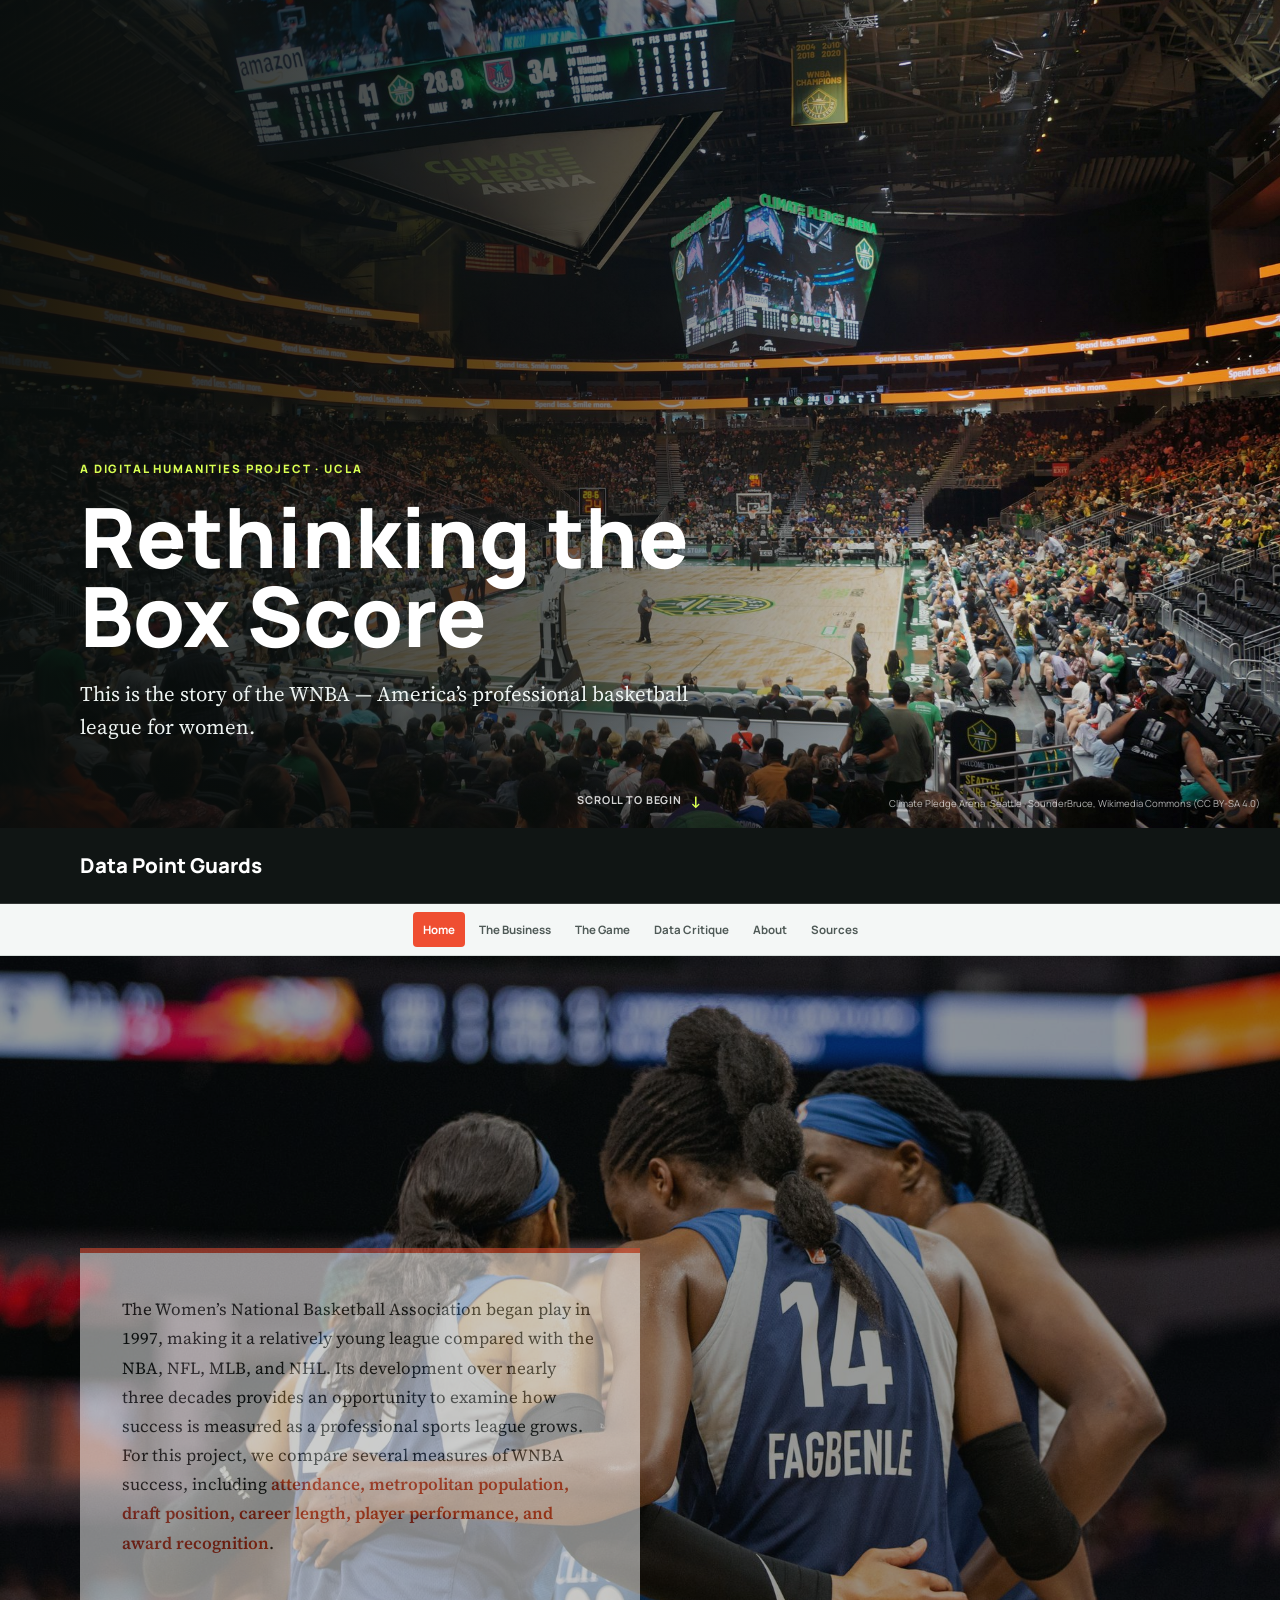
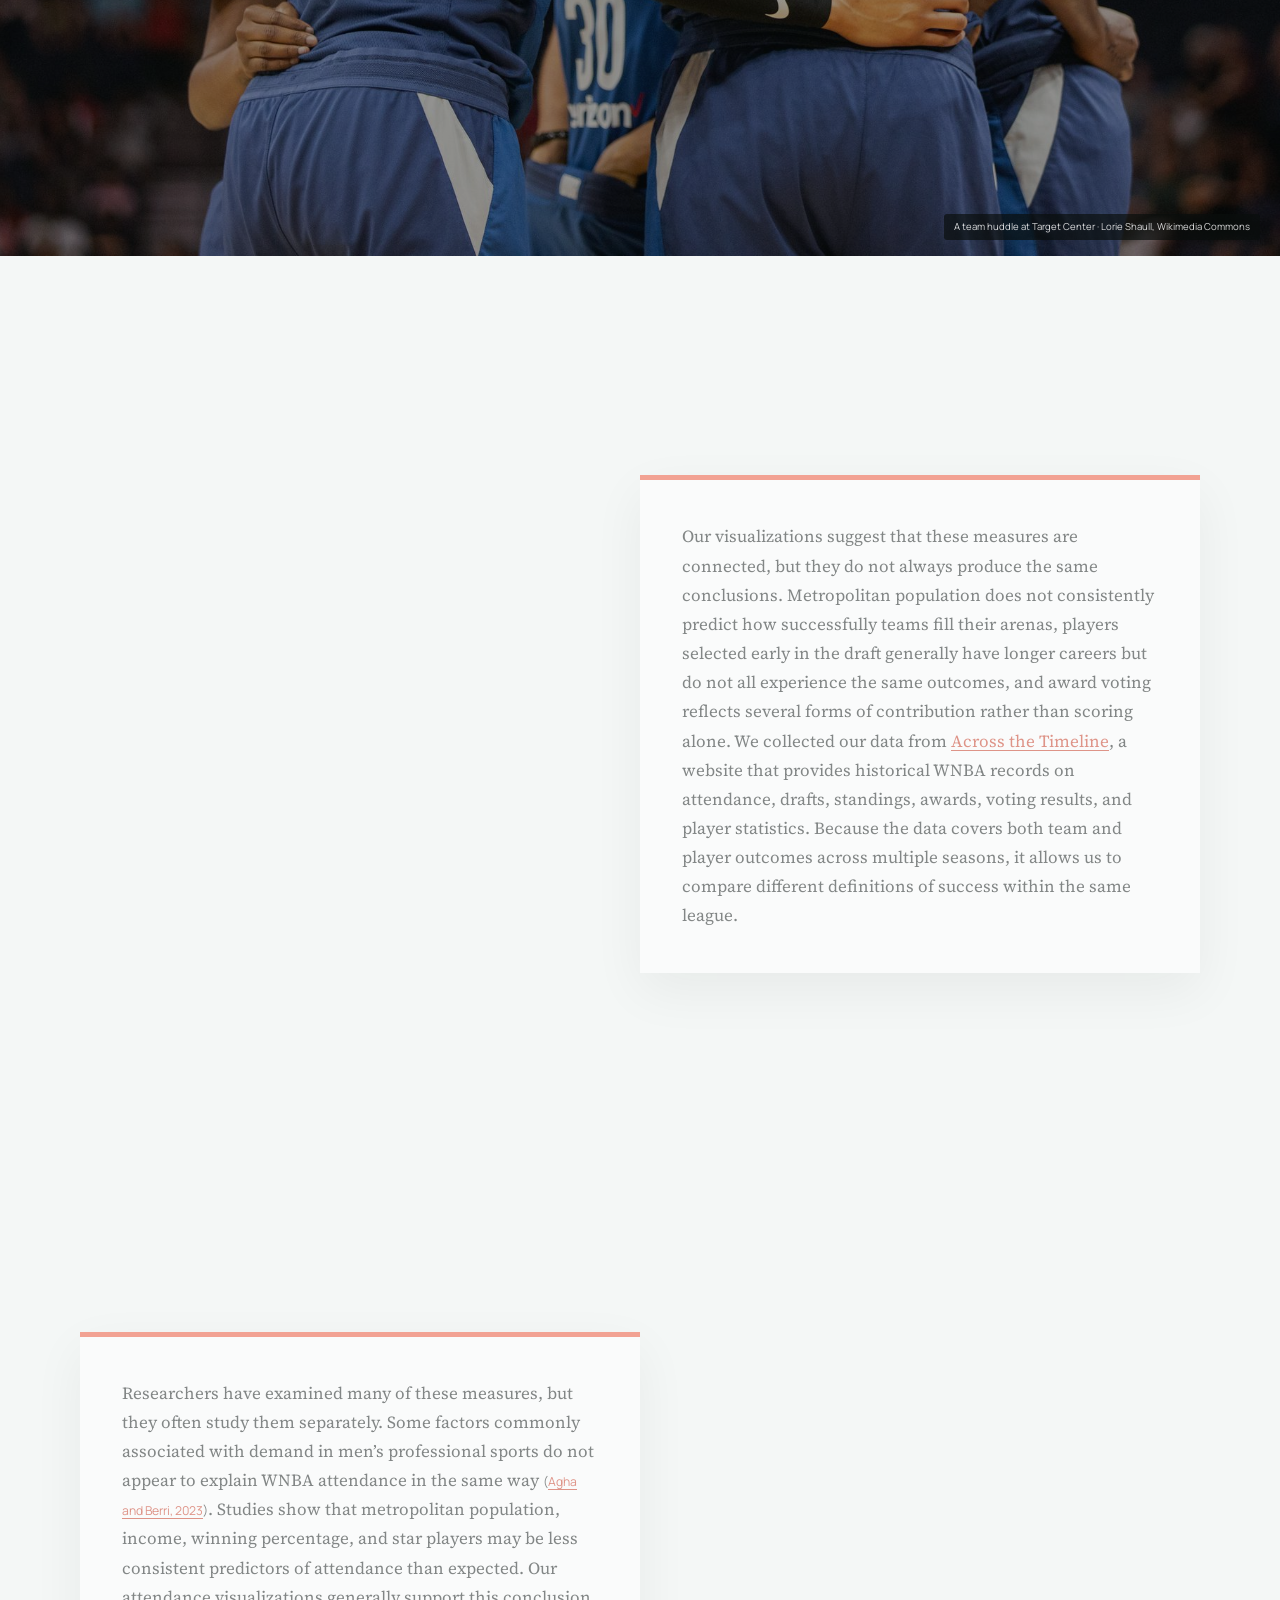
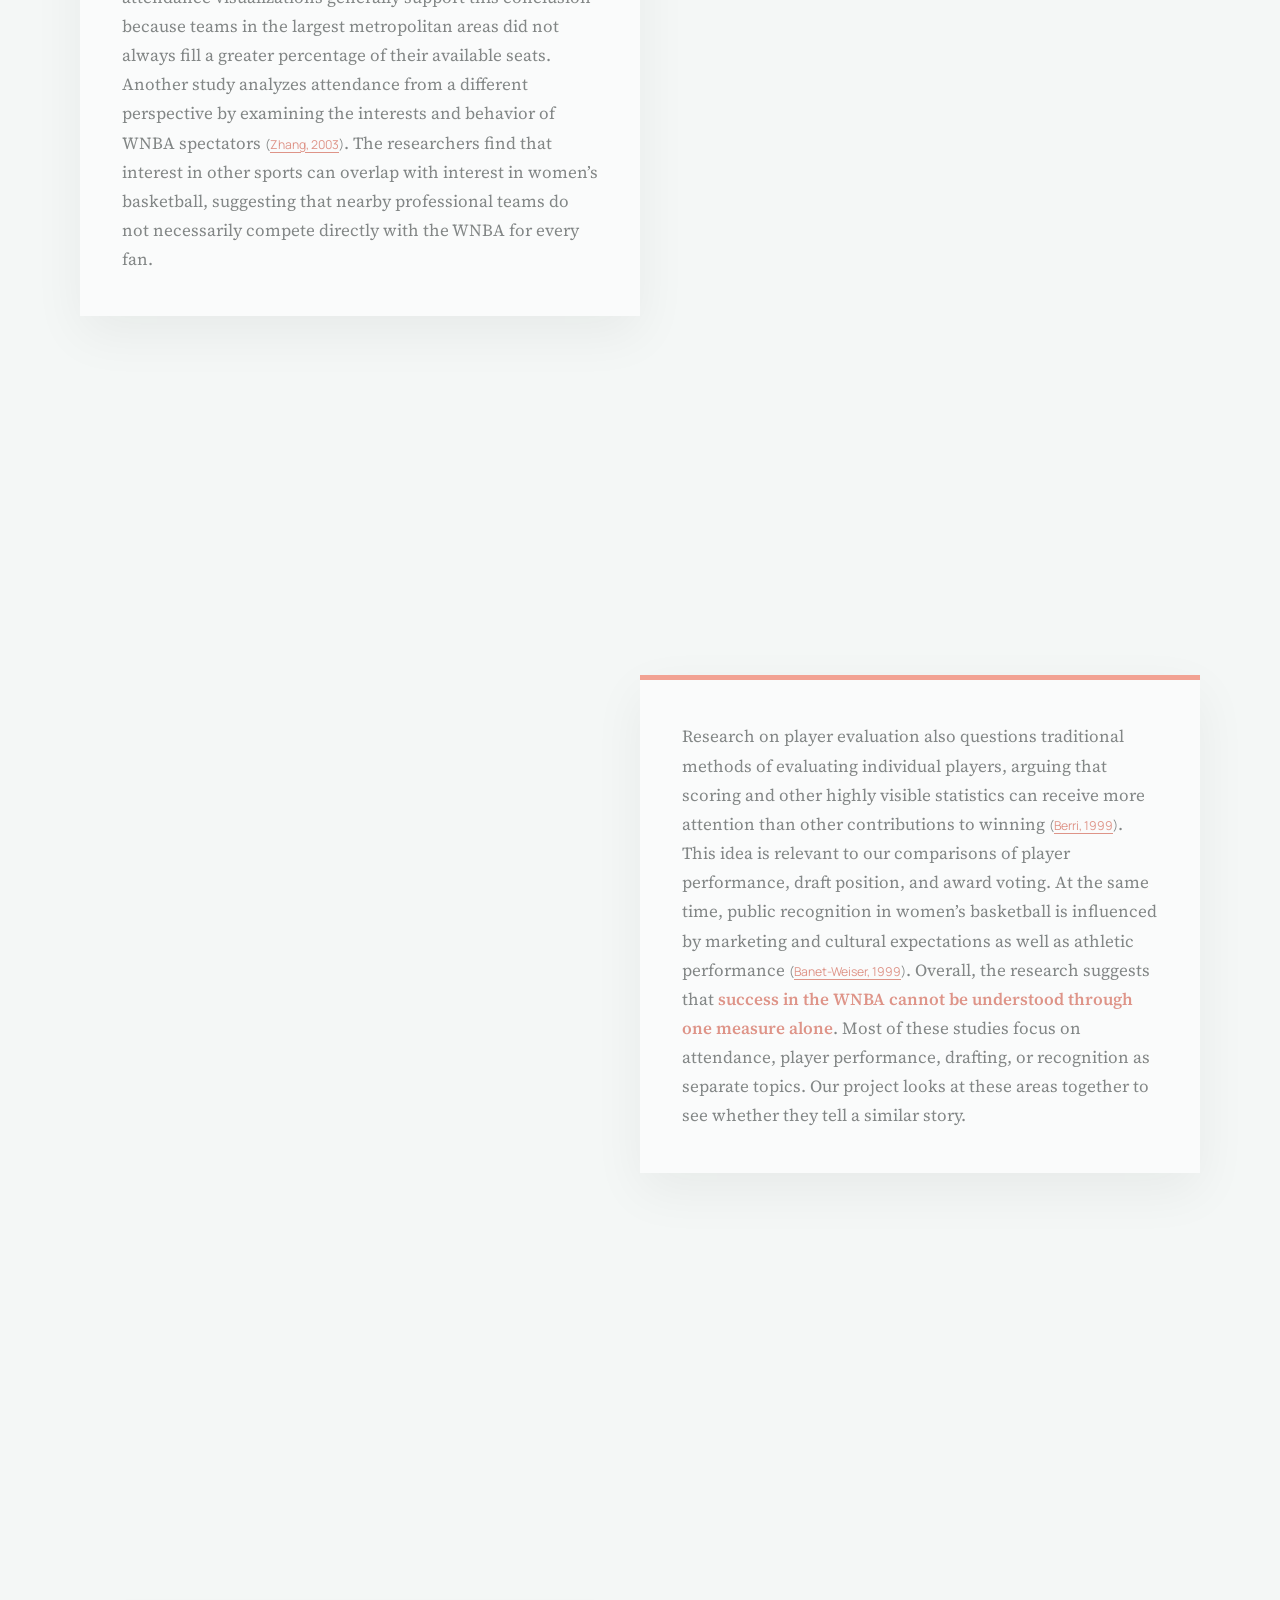
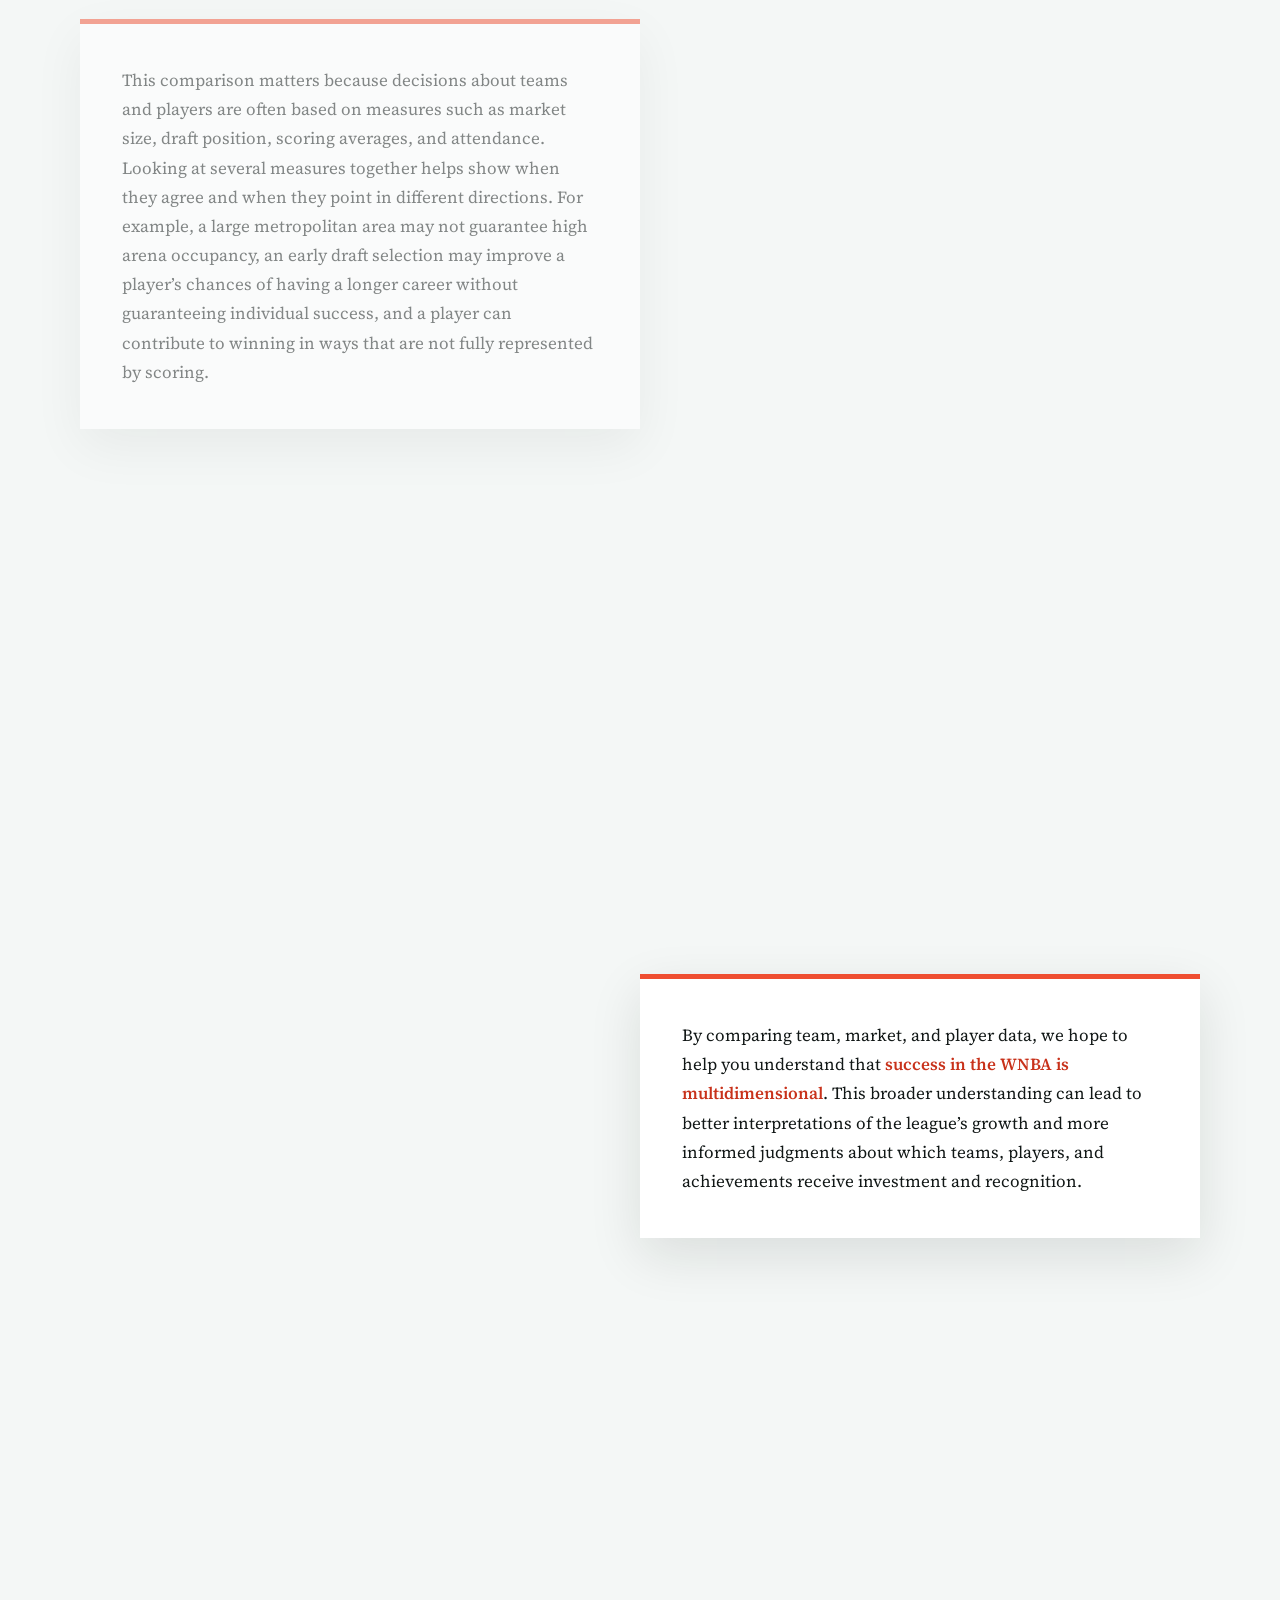
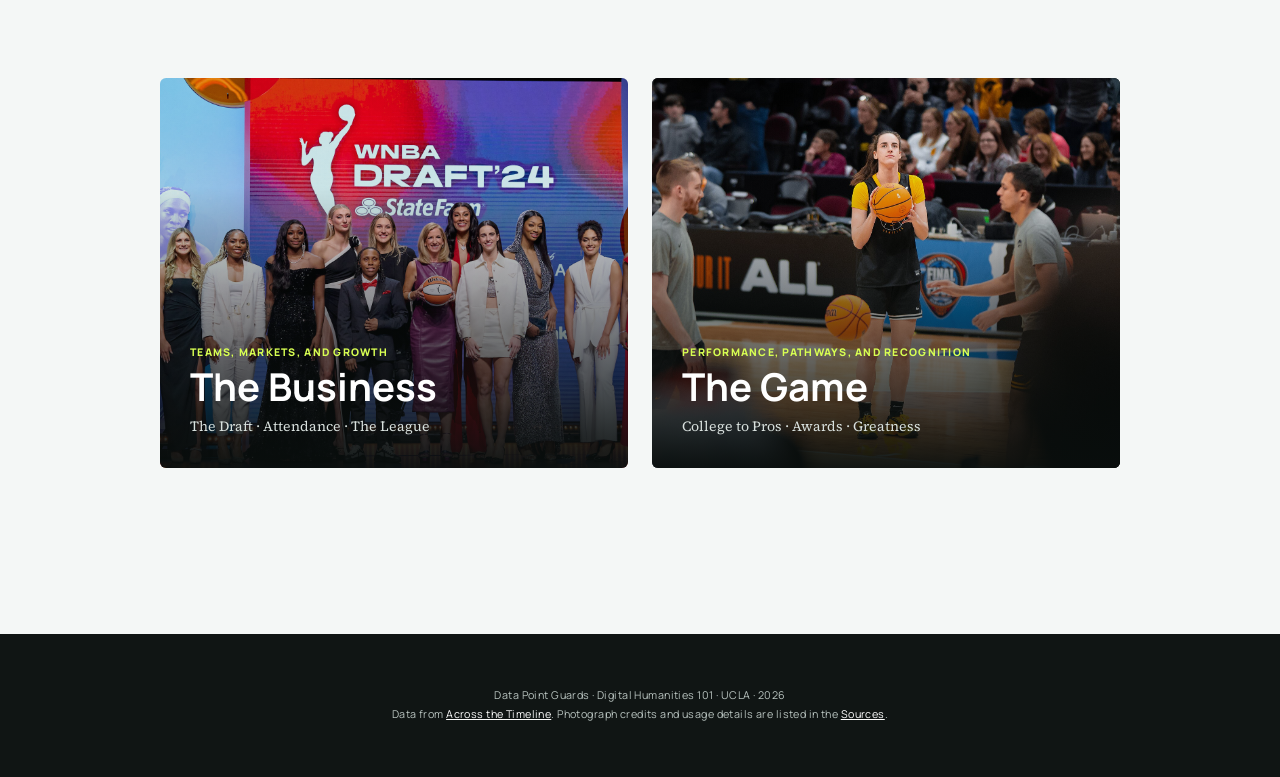
<file: index.html>
<!DOCTYPE html>
<html lang="en">
<head>
<meta charset="UTF-8">
<meta name="viewport" content="width=device-width, initial-scale=1.0">
<title>Data Point Guards — Rethinking the Box Score</title>
<link href="https://fonts.googleapis.com/css2?family=Manrope:wght@400;600;700;800&amp;family=Source+Serif+4:opsz,wght@8..60,400;8..60,600&amp;display=swap" rel="stylesheet">
<link rel="stylesheet" href="style.css?v=36">
</head>
<body>

<div id="progress"></div>

<div class="hero" style="background-image: url('hero.jpg');">
  <div class="inner">
    <div class="kicker">A Digital Humanities Project &middot; UCLA</div>
    <h1>Rethinking the Box Score</h1>
    <p class="dek">This is the story of the WNBA &mdash; America&rsquo;s professional
    basketball league for women.</p>
  </div>
  <div class="scroll-cue">Scroll to begin <span aria-hidden="true">&darr;</span></div>
  <div class="hero-credit">Climate Pledge Arena, Seattle &middot; SounderBruce, Wikimedia Commons (CC BY-SA 4.0)</div>
</div>

<div class="masthead">
  <div class="brand"><a href="index.html">Data Point Guards</a></div>
</div>

<nav>
  <a href="index.html" class="here">Home</a>
  <a href="business.html">The Business</a>
  <a href="game.html">The Game</a>
  <a href="data-critique.html">Data Critique</a>
  <a href="about.html">About</a>
  <a href="sources.html">Sources</a>
</nav>

<!-- ===== The opening narrative, told as six cinematic scenes ===== -->
<div class="scrolly" aria-label="Project introduction">
  <div class="sticky-stage">
    <div class="photo-layer" style="background-image:url('scene-great.jpg');"></div>
    <div class="photo-layer" style="background-image:url('scene-records.jpg'); background-position:center 42%;"></div>
    <div class="photo-layer photo-layer--clear" style="background-image:url('scene-attendance-crowd.jpg');"></div>
    <div class="photo-layer" style="background-image:url('scene-recognition.jpg');"></div>
    <div class="photo-layer" style="background-image:url('scene-college.jpg');"></div>
    <div class="photo-layer" style="background-image:url('scene-league.jpg');"></div>
    <div class="scene-caption" id="sceneCaption">Photo: Wikimedia Commons</div>
  </div>
  <div class="steps">

    <section class="step" data-index="0">
      <div class="intro-panel">
        <p>The Women&rsquo;s National Basketball Association began play in 1997, making
        it a relatively young league compared with the NBA, NFL, MLB, and NHL. Its
        development over nearly three decades provides an opportunity to examine how
        success is measured as a professional sports league grows. For this project, we
        compare several measures of WNBA success, including <span class="key-idea">attendance,
        metropolitan population, draft position, career length, player performance, and
        award recognition</span>.</p>
      </div>
    </section>

    <section class="step" data-index="1">
      <div class="intro-panel">
        <p>Our visualizations suggest that these measures are connected, but they do not
        always produce the same conclusions. Metropolitan population does not consistently
        predict how successfully teams fill their arenas, players selected early in the
        draft generally have longer careers but do not all experience the same outcomes,
        and award voting reflects several forms of contribution rather than scoring alone.
        We collected our data from <a href="https://www.acrossthetimeline.com/">Across the
        Timeline</a>, a website that provides historical WNBA records on attendance,
        drafts, standings, awards, voting results, and player statistics. Because the data
        covers both team and player outcomes across multiple seasons, it allows us to
        compare different definitions of success within the same league.</p>
      </div>
    </section>

    <section class="step" data-index="2">
      <div class="intro-panel">
        <p>Researchers have examined many of these measures, but they often study them
        separately. Some factors commonly associated with demand in men&rsquo;s
        professional sports do not appear to explain WNBA attendance in the same way
        <span class="inline-citations">(<a
        href="https://doi.org/10.32731/ijsf.181.022023.03">Agha and Berri,
        2023</a>)</span>. Studies show that metropolitan population, income, winning
        percentage, and star players may be less consistent predictors of attendance than
        expected. Our attendance visualizations generally support this conclusion because
        teams in the largest metropolitan areas did not always fill a greater percentage
        of their available seats. Another study analyzes attendance from a different
        perspective by examining the interests and behavior of WNBA spectators <span
        class="inline-citations">(<a
        href="https://doi.org/10.1177/106169340301200405">Zhang,
        2003</a>)</span>. The researchers find that interest in other sports can overlap
        with interest in women&rsquo;s basketball, suggesting that nearby professional
        teams do not necessarily compete directly with the WNBA for every fan.</p>
      </div>
    </section>

    <section class="step" data-index="3">
      <div class="intro-panel">
        <p>Research on player evaluation also questions traditional methods of evaluating
        individual players, arguing that scoring and other highly visible statistics can
        receive more attention than other contributions to winning <span
        class="inline-citations">(<a
        href="https://doi.org/10.1002/1099-1468(199912)20:8%3C411::AID-MDE957%3E3.0.CO;2-G">Berri,
        1999</a>)</span>. This idea is relevant to our comparisons of player performance,
        draft position, and award voting. At the same time, public recognition in
        women&rsquo;s basketball is influenced by marketing and cultural expectations as
        well as athletic performance <span class="inline-citations">(<a
        href="https://doi.org/10.1177/0193723599234004">Banet-Weiser,
        1999</a>)</span>. Overall, the research suggests that <span
        class="key-idea">success in the WNBA cannot be understood through one measure
        alone</span>. Most of these studies focus on attendance, player performance,
        drafting, or recognition as separate topics. Our project looks at these areas
        together to see whether they tell a similar story.</p>
      </div>
    </section>

    <section class="step" data-index="4">
      <div class="intro-panel">
        <p>This comparison matters because decisions about teams and players are often
        based on measures such as market size, draft position, scoring averages, and
        attendance. Looking at several measures together helps show when they agree and
        when they point in different directions. For example, a large metropolitan area
        may not guarantee high arena occupancy, an early draft selection may improve a
        player&rsquo;s chances of having a longer career without guaranteeing individual
        success, and a player can contribute to winning in ways that are not fully
        represented by scoring.</p>
      </div>
    </section>

    <section class="step" data-index="5">
      <div class="intro-panel">
        <p>By comparing team, market, and player data, we hope to help you understand that
        <span class="key-idea">success in the WNBA is multidimensional</span>. This
        broader understanding can lead to better interpretations of the league&rsquo;s
        growth and more informed judgments about which teams, players, and achievements
        receive investment and recognition.</p>
      </div>
    </section>

  </div>
</div>

<div class="spacer"></div>

<div class="gateway-grid" aria-label="Project analyses">
  <a href="business.html">
    <img src="fig-draft.jpg" alt="The 2024 WNBA draft class poses together on stage with Commissioner Cathy Engelbert">
    <span class="gateway-copy"><small>Teams, markets, and growth</small><strong>The Business</strong><em>The Draft &middot; Attendance &middot; The League</em></span>
  </a>
  <a href="game.html">
    <img src="fig-college.jpg" alt="Caitlin Clark warms up on court during the 2024 NCAA women's basketball championship weekend">
    <span class="gateway-copy"><small>Performance, pathways, and recognition</small><strong>The Game</strong><em>College to Pros &middot; Awards &middot; Greatness</em></span>
  </a>
</div>

<div class="spacer"></div>

<footer>
  Data Point Guards &middot; Digital Humanities 101 &middot; UCLA &middot; 2026<br>
  Data from <a href="https://www.acrossthetimeline.com/">Across the Timeline</a>.
  Photograph credits and usage details are listed in the <a href="sources.html">Sources</a>.
</footer>

<script>
  window.addEventListener('scroll', function () {
    var h = document.documentElement;
    document.getElementById('progress').style.width =
      (h.scrollTop / (h.scrollHeight - h.clientHeight) * 100) + '%';
  });

  var photoLayers = document.querySelectorAll('.photo-layer');
  var captions = [
    'A packed Target Center on its feet, 2025 · John Mac, Wikimedia Commons',
    'Live WNBA score and player statistics at Barclays Center, 2024 · WOWyerrr, Wikimedia Commons',
    'Minnesota Lynx supporters cheering at Target Center · Lloyd Brown, Stadium Journey',
    'Sylvia Fowles addresses fans during a tribute at Target Center, 2022 · Lorie Shaull, Wikimedia Commons',
    'Napheesa Collier at Target Center · John Mac, Wikimedia Commons',
    'A team huddle at Target Center · Lorie Shaull, Wikimedia Commons'
  ];

  function setPhoto(index) {
    photoLayers.forEach(function (layer, layerIndex) {
      layer.classList.toggle('active', layerIndex === index);
    });
    document.querySelectorAll('.step').forEach(function (step, stepIndex) {
      step.classList.toggle('is-current', stepIndex === index);
    });
    document.getElementById('sceneCaption').textContent = captions[index];
  }

  setPhoto(0);

  var stepObserver = new IntersectionObserver(function (entries) {
    entries.forEach(function (entry) {
      if (entry.isIntersecting) {
        setPhoto(parseInt(entry.target.dataset.index, 10));
      }
    });
  }, { threshold: 0.55 });

  document.querySelectorAll('.step').forEach(function (step) {
    stepObserver.observe(step);
  });
</script>

<script src="site.js?v=16"></script>
</body>
</html>
</file>
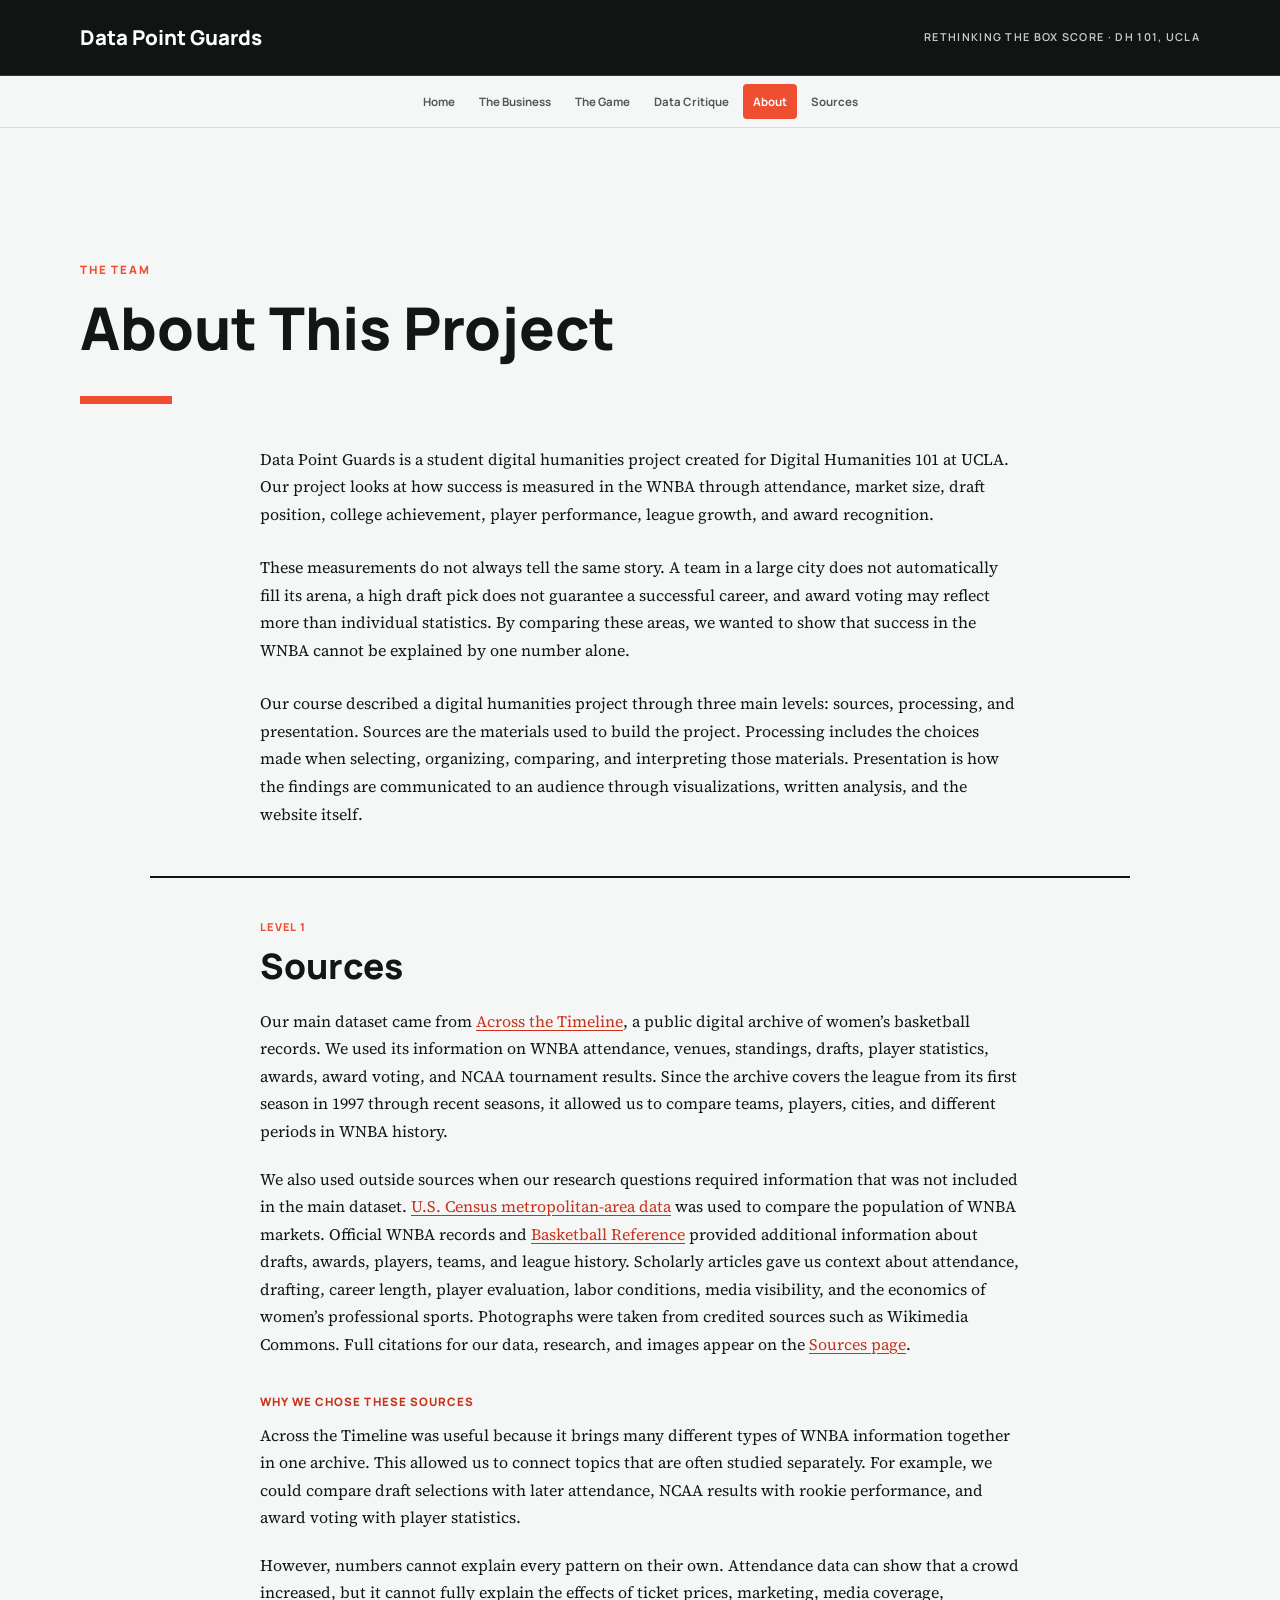
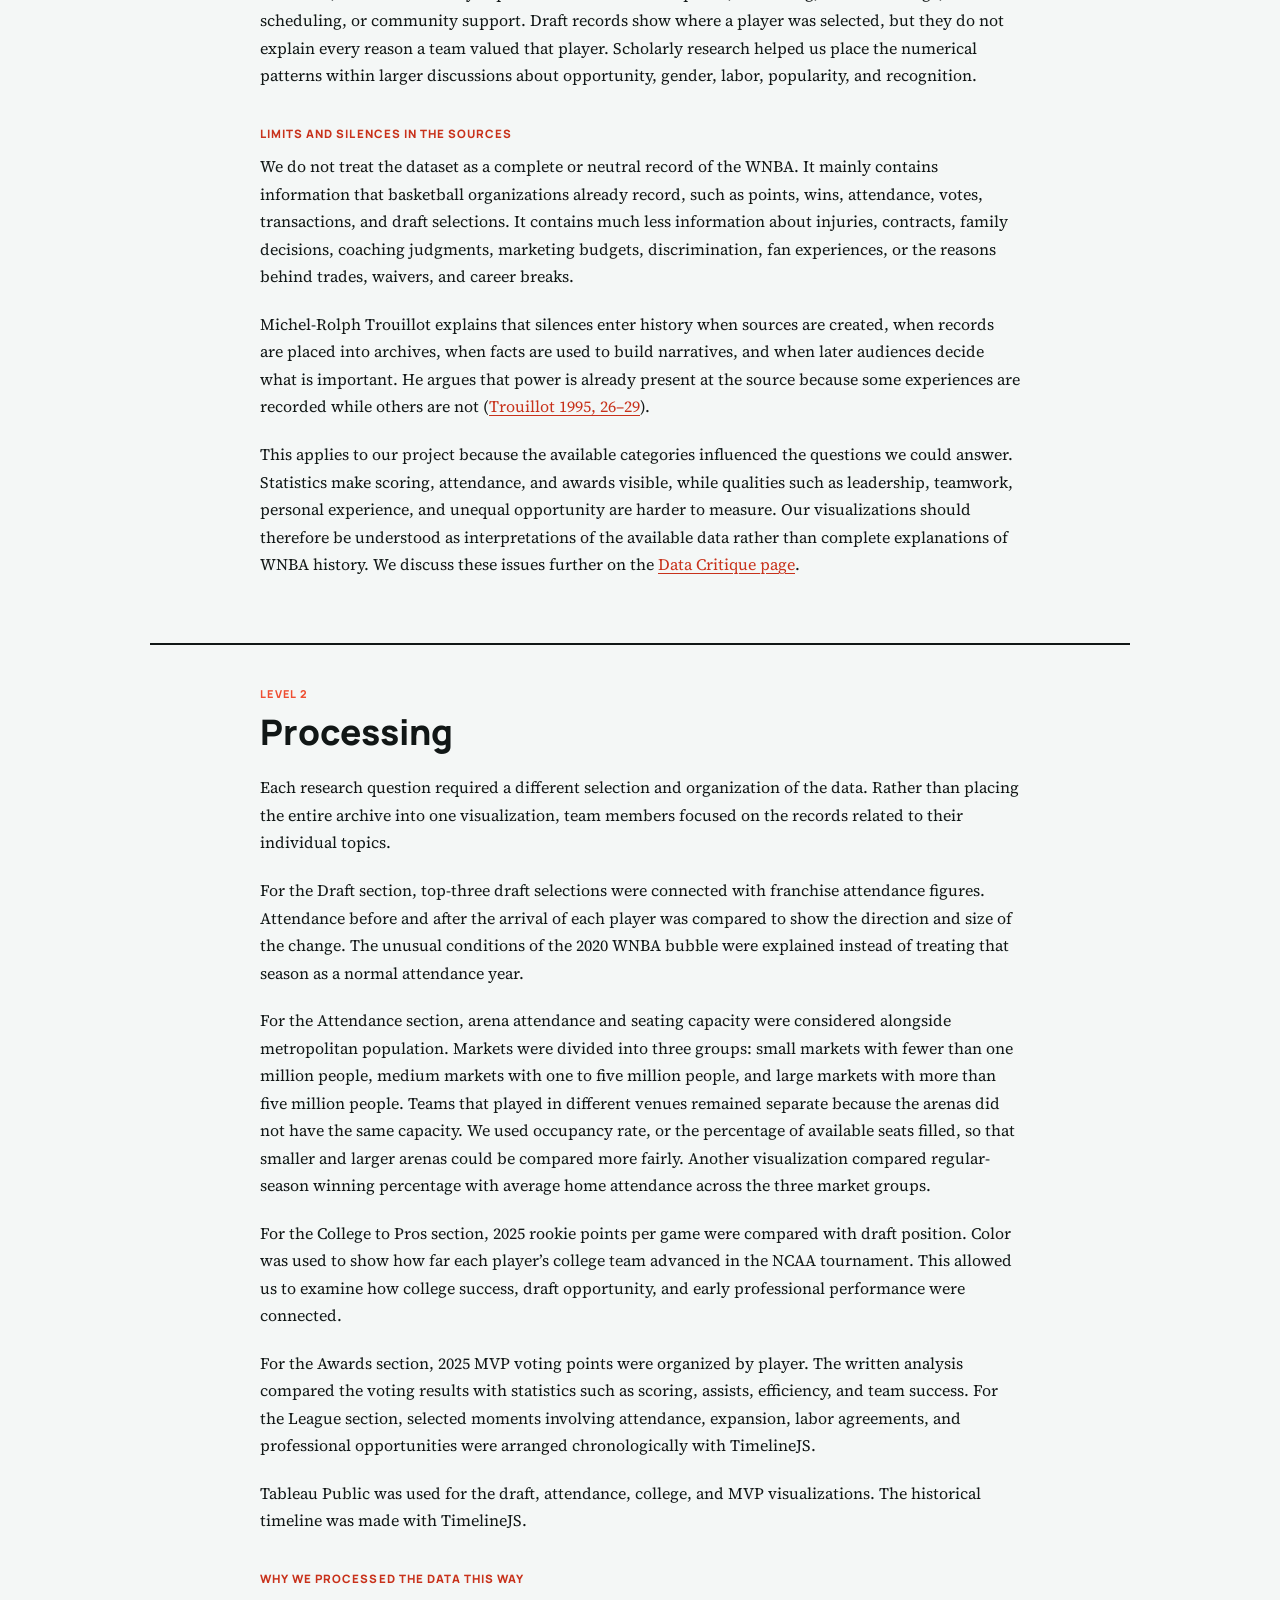
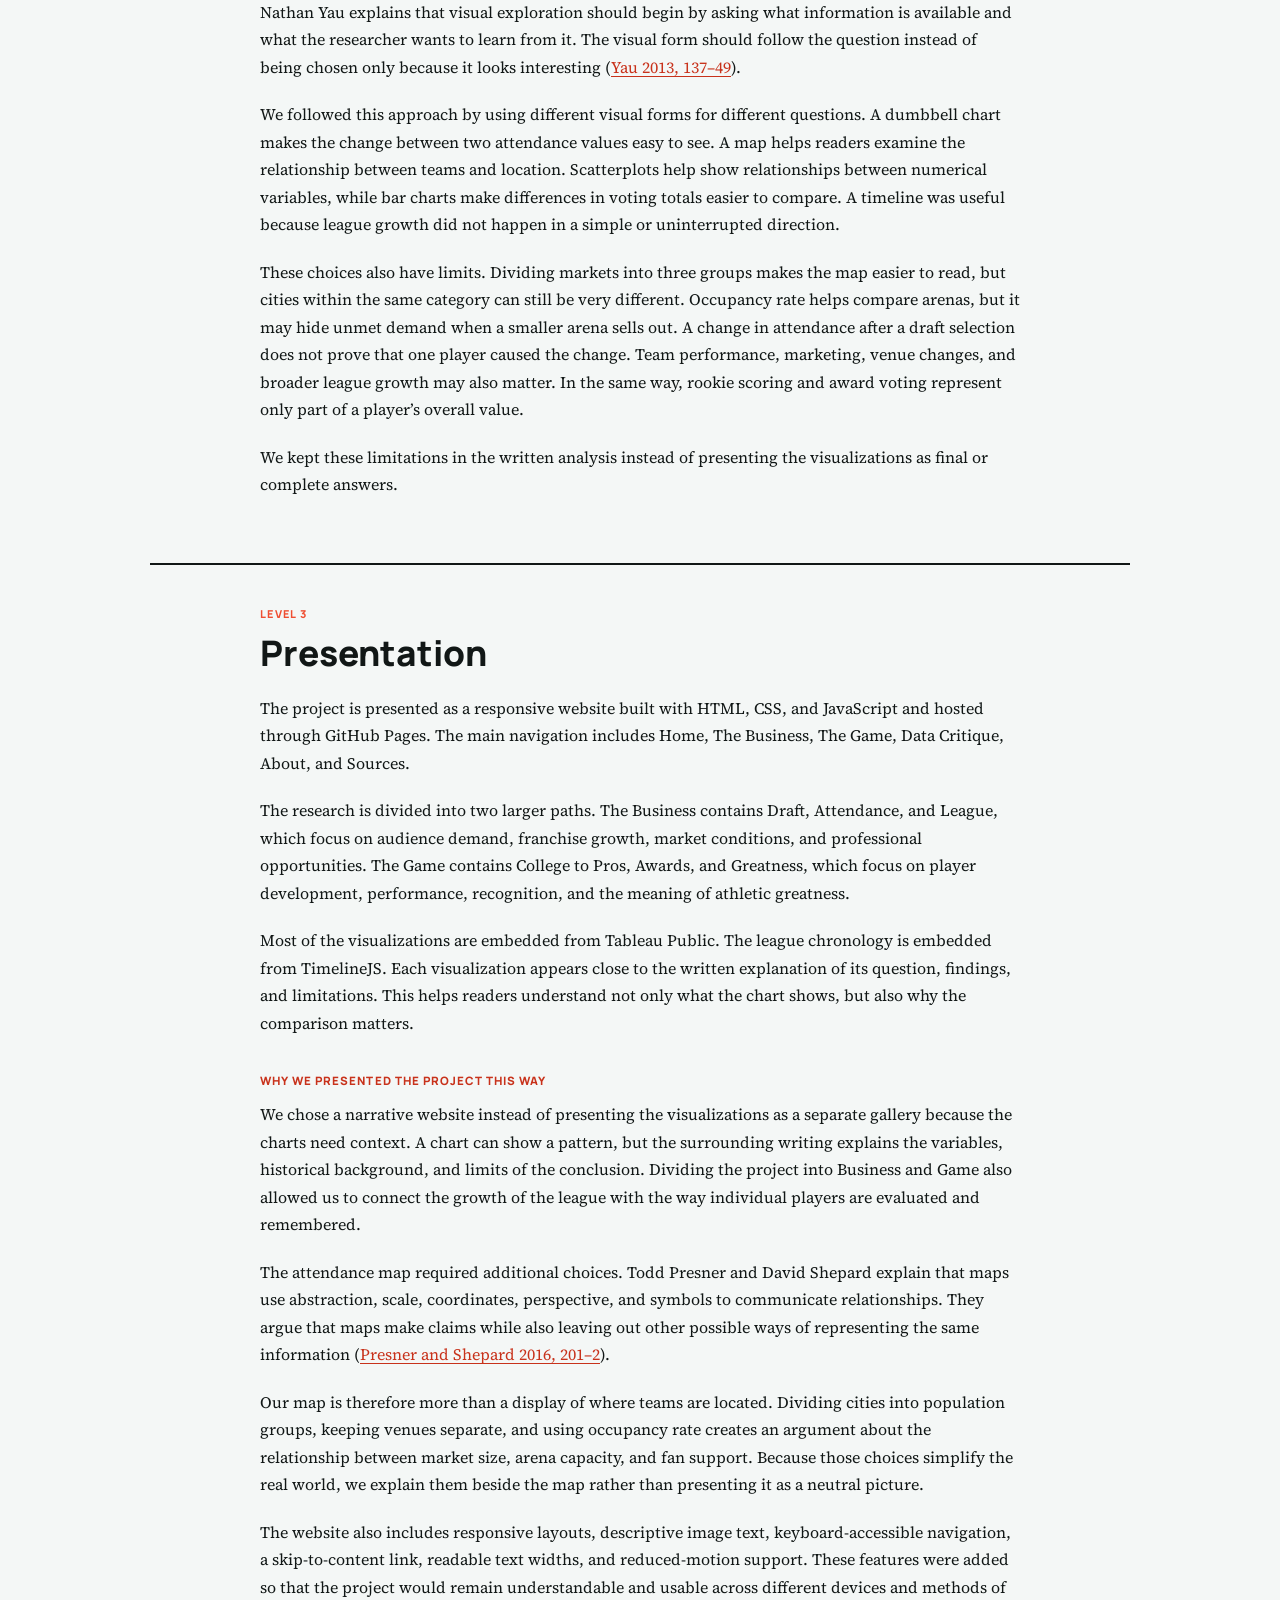
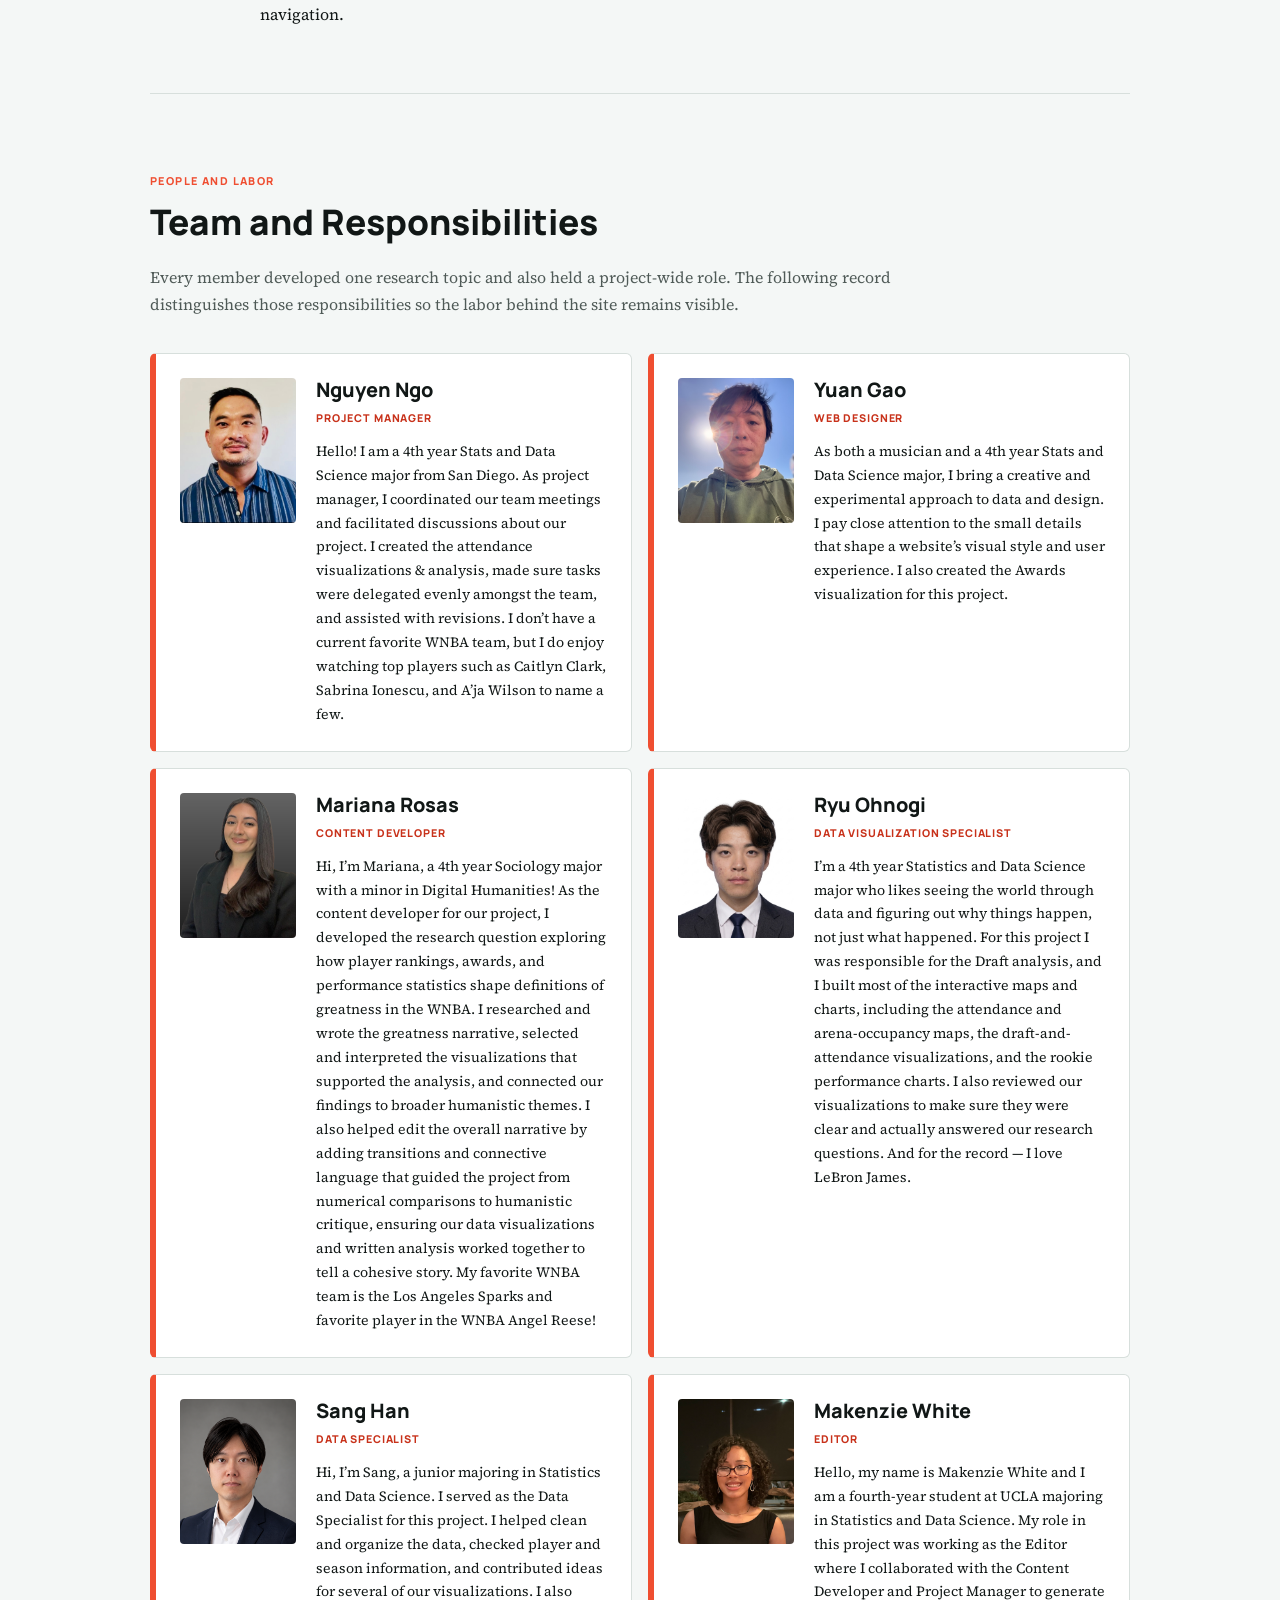
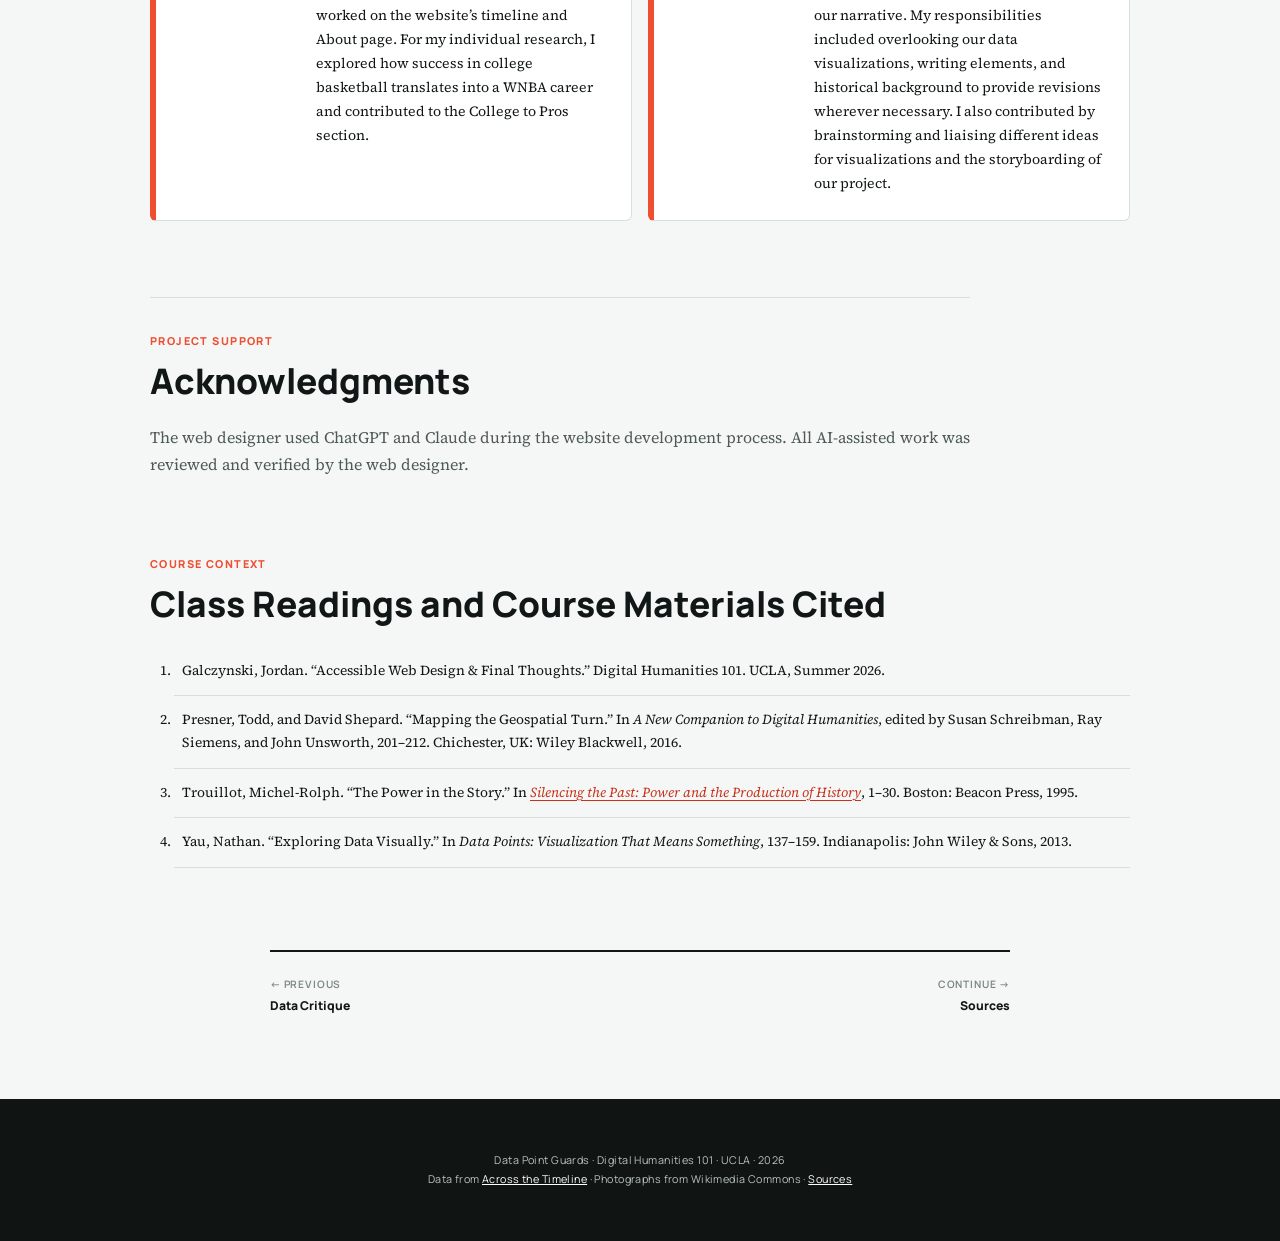
<file: about.html>
<!DOCTYPE html>
<html lang="en">
<head>
<meta charset="UTF-8">
<meta name="viewport" content="width=device-width, initial-scale=1.0">
<title>About — Data Point Guards</title>
<link href="https://fonts.googleapis.com/css2?family=Manrope:wght@400;600;700;800&amp;family=Source+Serif+4:opsz,wght@8..60,400;8..60,600&amp;display=swap" rel="stylesheet">
<link rel="stylesheet" href="style.css?v=36">
</head>
<body>

<div id="progress"></div>

<div class="masthead">
  <div class="brand"><a href="index.html">Data Point Guards</a></div>
  <div class="tagline">Rethinking the Box Score &middot; DH 101, UCLA</div>
</div>

<nav>
  <a href="index.html">Home</a>
  <a href="business.html">The Business</a>
  <a href="game.html">The Game</a>
  <a href="data-critique.html">Data Critique</a>
  <a href="about.html" class="here">About</a>
  <a href="sources.html">Sources</a>
</nav>

<div class="page-head">
  <div class="kicker">The Team</div>
  <h1>About This Project</h1>
</div>

<div class="story">
  <p>Data Point Guards is a student digital humanities project created for Digital
  Humanities 101 at UCLA. Our project looks at how success is measured in the WNBA
  through attendance, market size, draft position, college achievement, player
  performance, league growth, and award recognition.</p>

  <p>These measurements do not always tell the same story. A team in a large city does
  not automatically fill its arena, a high draft pick does not guarantee a successful
  career, and award voting may reflect more than individual statistics. By comparing
  these areas, we wanted to show that success in the WNBA cannot be explained by one
  number alone.</p>

  <p>Our course described a digital humanities project through three main levels:
  sources, processing, and presentation. Sources are the materials used to build the
  project. Processing includes the choices made when selecting, organizing, comparing,
  and interpreting those materials. Presentation is how the findings are communicated
  to an audience through visualizations, written analysis, and the website itself.</p>

  <div class="dh-levels">
    <section class="dh-level">
      <div class="level-number">Level 1</div>
      <h2>Sources</h2>
      <p>Our main dataset came from <a href="https://www.acrossthetimeline.com/">Across
      the Timeline</a>, a public digital archive of women&rsquo;s basketball records. We
      used its information on WNBA attendance, venues, standings, drafts, player
      statistics, awards, award voting, and NCAA tournament results. Since the archive
      covers the league from its first season in 1997 through recent seasons, it allowed
      us to compare teams, players, cities, and different periods in WNBA history.</p>

      <p>We also used outside sources when our research questions required information
      that was not included in the main dataset. <a
      href="https://www.census.gov/programs-surveys/metro-micro.html">U.S. Census
      metropolitan-area data</a> was used to compare the population of WNBA markets.
      Official WNBA records and <a href="https://www.basketball-reference.com/wnba/">Basketball
      Reference</a> provided additional information about drafts, awards, players, teams,
      and league history. Scholarly articles gave us context about attendance, drafting,
      career length, player evaluation, labor conditions, media visibility, and the
      economics of women&rsquo;s professional sports. Photographs were taken from credited
      sources such as Wikimedia Commons. Full citations for our data, research, and
      images appear on the <a href="sources.html">Sources page</a>.</p>

      <h3>Why We Chose These Sources</h3>
      <p>Across the Timeline was useful because it brings many different types of WNBA
      information together in one archive. This allowed us to connect topics that are
      often studied separately. For example, we could compare draft selections with later
      attendance, NCAA results with rookie performance, and award voting with player
      statistics.</p>

      <p>However, numbers cannot explain every pattern on their own. Attendance data can
      show that a crowd increased, but it cannot fully explain the effects of ticket
      prices, marketing, media coverage, scheduling, or community support. Draft records
      show where a player was selected, but they do not explain every reason a team valued
      that player. Scholarly research helped us place the numerical patterns within larger
      discussions about opportunity, gender, labor, popularity, and recognition.</p>

      <h3>Limits and Silences in the Sources</h3>
      <p>We do not treat the dataset as a complete or neutral record of the WNBA. It
      mainly contains information that basketball organizations already record, such as
      points, wins, attendance, votes, transactions, and draft selections. It contains
      much less information about injuries, contracts, family decisions, coaching
      judgments, marketing budgets, discrimination, fan experiences, or the reasons
      behind trades, waivers, and career breaks.</p>

      <p>Michel-Rolph Trouillot explains that silences enter history when sources are
      created, when records are placed into archives, when facts are used to build
      narratives, and when later audiences decide what is important. He argues that power
      is already present at the source because some experiences are recorded while others
      are not (<a href="#reading-trouillot">Trouillot 1995, 26&ndash;29</a>).</p>

      <p>This applies to our project because the available categories influenced the
      questions we could answer. Statistics make scoring, attendance, and awards visible,
      while qualities such as leadership, teamwork, personal experience, and unequal
      opportunity are harder to measure. Our visualizations should therefore be
      understood as interpretations of the available data rather than complete
      explanations of WNBA history. We discuss these issues further on the <a
      href="data-critique.html">Data Critique page</a>.</p>
    </section>

    <section class="dh-level">
      <div class="level-number">Level 2</div>
      <h2>Processing</h2>
      <p>Each research question required a different selection and organization of the
      data. Rather than placing the entire archive into one visualization, team members
      focused on the records related to their individual topics.</p>

      <p>For the Draft section, top-three draft selections were connected with franchise
      attendance figures. Attendance before and after the arrival of each player was
      compared to show the direction and size of the change. The unusual conditions of
      the 2020 WNBA bubble were explained instead of treating that season as a normal
      attendance year.</p>

      <p>For the Attendance section, arena attendance and seating capacity were considered
      alongside metropolitan population. Markets were divided into three groups: small
      markets with fewer than one million people, medium markets with one to five million
      people, and large markets with more than five million people. Teams that played in
      different venues remained separate because the arenas did not have the same
      capacity. We used occupancy rate, or the percentage of available seats filled, so
      that smaller and larger arenas could be compared more fairly. Another visualization
      compared regular-season winning percentage with average home attendance across the
      three market groups.</p>

      <p>For the College to Pros section, 2025 rookie points per game were compared with
      draft position. Color was used to show how far each player&rsquo;s college team
      advanced in the NCAA tournament. This allowed us to examine how college success,
      draft opportunity, and early professional performance were connected.</p>

      <p>For the Awards section, 2025 MVP voting points were organized by player. The
      written analysis compared the voting results with statistics such as scoring,
      assists, efficiency, and team success. For the League section, selected moments
      involving attendance, expansion, labor agreements, and professional opportunities
      were arranged chronologically with TimelineJS.</p>

      <p>Tableau Public was used for the draft, attendance, college, and MVP
      visualizations. The historical timeline was made with TimelineJS.</p>

      <h3>Why We Processed the Data This Way</h3>
      <p>Nathan Yau explains that visual exploration should begin by asking what
      information is available and what the researcher wants to learn from it. The visual
      form should follow the question instead of being chosen only because it looks
      interesting (<a href="#reading-yau">Yau 2013, 137&ndash;49</a>).</p>

      <p>We followed this approach by using different visual forms for different
      questions. A dumbbell chart makes the change between two attendance values easy to
      see. A map helps readers examine the relationship between teams and location.
      Scatterplots help show relationships between numerical variables, while bar charts
      make differences in voting totals easier to compare. A timeline was useful because
      league growth did not happen in a simple or uninterrupted direction.</p>

      <p>These choices also have limits. Dividing markets into three groups makes the map
      easier to read, but cities within the same category can still be very different.
      Occupancy rate helps compare arenas, but it may hide unmet demand when a smaller
      arena sells out. A change in attendance after a draft selection does not prove that
      one player caused the change. Team performance, marketing, venue changes, and
      broader league growth may also matter. In the same way, rookie scoring and award
      voting represent only part of a player&rsquo;s overall value.</p>

      <p>We kept these limitations in the written analysis instead of presenting the
      visualizations as final or complete answers.</p>
    </section>

    <section class="dh-level">
      <div class="level-number">Level 3</div>
      <h2>Presentation</h2>
      <p>The project is presented as a responsive website built with HTML, CSS, and
      JavaScript and hosted through GitHub Pages. The main navigation includes Home, The
      Business, The Game, Data Critique, About, and Sources.</p>

      <p>The research is divided into two larger paths. The Business contains Draft,
      Attendance, and League, which focus on audience demand, franchise growth, market
      conditions, and professional opportunities. The Game contains College to Pros,
      Awards, and Greatness, which focus on player development, performance, recognition,
      and the meaning of athletic greatness.</p>

      <p>Most of the visualizations are embedded from Tableau Public. The league
      chronology is embedded from TimelineJS. Each visualization appears close to the
      written explanation of its question, findings, and limitations. This helps readers
      understand not only what the chart shows, but also why the comparison matters.</p>

      <h3>Why We Presented the Project This Way</h3>
      <p>We chose a narrative website instead of presenting the visualizations as a
      separate gallery because the charts need context. A chart can show a pattern, but
      the surrounding writing explains the variables, historical background, and limits
      of the conclusion. Dividing the project into Business and Game also allowed us to
      connect the growth of the league with the way individual players are evaluated and
      remembered.</p>

      <p>The attendance map required additional choices. Todd Presner and David Shepard
      explain that maps use abstraction, scale, coordinates, perspective, and symbols to
      communicate relationships. They argue that maps make claims while also leaving out
      other possible ways of representing the same information (<a
      href="#reading-presner">Presner and Shepard 2016, 201&ndash;2</a>).</p>

      <p>Our map is therefore more than a display of where teams are located. Dividing
      cities into population groups, keeping venues separate, and using occupancy rate
      creates an argument about the relationship between market size, arena capacity, and
      fan support. Because those choices simplify the real world, we explain them beside
      the map rather than presenting it as a neutral picture.</p>

      <p>The website also includes responsive layouts, descriptive image text,
      keyboard-accessible navigation, a skip-to-content link, readable text widths, and
      reduced-motion support. These features were added so that the project would remain
      understandable and usable across different devices and methods of navigation.</p>
    </section>
  </div>

  <section class="team-section">
    <div class="section-kicker">People and labor</div>
    <h2>Team and Responsibilities</h2>
    <p>Every member developed one research topic and also held a project-wide role. The
    following record distinguishes those responsibilities so the labor behind the site
    remains visible.</p>

    <div class="team-list">
      <section class="profile has-photo">
        <img class="profile-photo" src="bio-nguyen.jpg" alt="Portrait of Nguyen Ngo">
        <div class="profile-copy">
          <h3>Nguyen Ngo</h3>
          <p class="member-role">Project Manager</p>
          <p>Hello! I am a 4th year Stats and Data Science major from San Diego. As project manager, I coordinated our team meetings and facilitated discussions about our project. I created the attendance visualizations &amp; analysis, made sure tasks were delegated evenly amongst the team, and assisted with revisions. I don&rsquo;t have a current favorite WNBA team, but I do enjoy watching top players such as Caitlyn Clark, Sabrina Ionescu, and A&rsquo;ja Wilson to name a few.</p>
        </div>
      </section>

      <section class="profile has-photo">
        <img class="profile-photo profile-photo-yuan" src="bio-yuan.jpg" alt="Portrait of Yuan Gao">
        <div class="profile-copy">
          <h3>Yuan Gao</h3>
          <p class="member-role">Web Designer</p>
          <p>As both a musician and a 4th year Stats and Data Science major,
          I bring a creative and experimental approach to data and design. I pay
          close attention to the small details that shape a website&rsquo;s visual style and user
          experience. I also created the Awards visualization for this project.</p>
        </div>
      </section>

      <section class="profile has-photo">
        <img class="profile-photo" src="bio-mariana.png" alt="Portrait of Mariana Rosas">
        <div class="profile-copy">
          <h3>Mariana Rosas</h3>
          <p class="member-role">Content Developer</p>
          <p>Hi, I&rsquo;m Mariana, a 4th year Sociology major with a minor in Digital
          Humanities! As the content developer for our project, I developed the research
          question exploring how player rankings, awards, and performance statistics shape
          definitions of greatness in the WNBA. I researched and wrote the greatness
          narrative, selected and interpreted the visualizations that supported the analysis,
          and connected our findings to broader humanistic themes. I also helped edit the
          overall narrative by adding transitions and connective language that guided the
          project from numerical comparisons to humanistic critique, ensuring our data
          visualizations and written analysis worked together to tell a cohesive story. My
          favorite WNBA team is the Los Angeles Sparks and favorite player in the WNBA Angel
          Reese!</p>
        </div>
      </section>

      <section class="profile has-photo">
        <img class="profile-photo" src="bio-ryu.jpg" alt="Portrait of Ryu Ohnogi">
        <div class="profile-copy">
          <h3>Ryu Ohnogi</h3>
          <p class="member-role">Data Visualization Specialist</p>
          <p>I&rsquo;m a 4th year Statistics and Data Science major who likes seeing the world
          through data and figuring out why things happen, not just what happened. For this
          project I was responsible for the Draft analysis, and I built most of the interactive
          maps and charts, including the attendance and arena-occupancy maps, the
          draft-and-attendance visualizations, and the rookie performance charts. I also
          reviewed our visualizations to make sure they were clear and actually answered our
          research questions. And for the record &mdash; I love LeBron James.</p>
        </div>
      </section>

      <section class="profile has-photo">
        <img class="profile-photo" src="bio-sang.png" alt="Portrait of Sang Han">
        <div class="profile-copy">
          <h3>Sang Han</h3>
          <p class="member-role">Data Specialist</p>
          <p>Hi, I&rsquo;m Sang, a junior majoring in Statistics and Data Science. I served
          as the Data Specialist for this project. I helped clean and organize the data,
          checked player and season information, and contributed ideas for several of our
          visualizations. I also worked on the website&rsquo;s timeline and About page. For my
          individual research, I explored how success in college basketball translates into
          a WNBA career and contributed to the College to Pros section.</p>
        </div>
      </section>

      <section class="profile has-photo">
        <img class="profile-photo" src="bio-makenzie.jpg" alt="Portrait of Makenzie White">
        <div class="profile-copy">
          <h3>Makenzie White</h3>
          <p class="member-role">Editor</p>
          <p>Hello, my name is Makenzie White and I am a fourth-year student at UCLA majoring in Statistics and Data Science. My role in this project was working as the Editor where I collaborated with the Content Developer and Project Manager to generate our narrative. My responsibilities included overlooking our data visualizations, writing elements, and historical background to provide revisions wherever necessary. I also contributed by brainstorming and liaising different ideas for visualizations and the storyboarding of our project.</p>
        </div>
      </section>
    </div>
  </section>

  <section class="about-acknowledgments">
    <div class="section-kicker">Project support</div>
    <h2>Acknowledgments</h2>
    <p>The web designer used ChatGPT and Claude during the website development process.
    All AI-assisted work was reviewed and verified by the web designer.</p>
  </section>

  <section class="about-readings">
    <div class="section-kicker">Course context</div>
    <h2>Class Readings and Course Materials Cited</h2>
    <ol>
      <li id="reading-galczynski">Galczynski, Jordan. &ldquo;Accessible Web Design &amp;
      Final Thoughts.&rdquo; Digital Humanities 101. UCLA, Summer 2026.</li>
      <li id="reading-presner">Presner, Todd, and David Shepard. &ldquo;Mapping the
      Geospatial Turn.&rdquo; In <em>A New Companion to Digital Humanities</em>, edited by
      Susan Schreibman, Ray Siemens, and John Unsworth, 201&ndash;212. Chichester, UK:
      Wiley Blackwell, 2016.</li>
      <li id="reading-trouillot">Trouillot, Michel-Rolph. &ldquo;The Power in the
      Story.&rdquo; In <a href="https://www.beacon.org/Silencing-the-Past-P2496.aspx"><em>Silencing
      the Past: Power and the Production of History</em></a>, 1&ndash;30. Boston: Beacon
      Press, 1995.</li>
      <li id="reading-yau">Yau, Nathan. &ldquo;Exploring Data Visually.&rdquo; In
      <em>Data Points: Visualization That Means Something</em>, 137&ndash;159.
      Indianapolis: John Wiley &amp; Sons, 2013.</li>
    </ol>
  </section>

</div>

<div class="pager">
  <a href="data-critique.html"><span>&larr; Previous</span>Data Critique</a>
  <a href="sources.html"><span>Continue &rarr;</span>Sources</a>
</div>

<footer>
  Data Point Guards &middot; Digital Humanities 101 &middot; UCLA &middot; 2026<br>
  Data from <a href="https://www.acrossthetimeline.com/">Across the Timeline</a> &middot;
  Photographs from Wikimedia Commons &middot; <a href="sources.html">Sources</a>
</footer>

<script>
  window.addEventListener('scroll', function () {
    var h = document.documentElement;
    document.getElementById('progress').style.width =
      (h.scrollTop / (h.scrollHeight - h.clientHeight) * 100) + '%';
  });
</script>

<script src="site.js?v=16"></script>
</body>
</html>
</file>
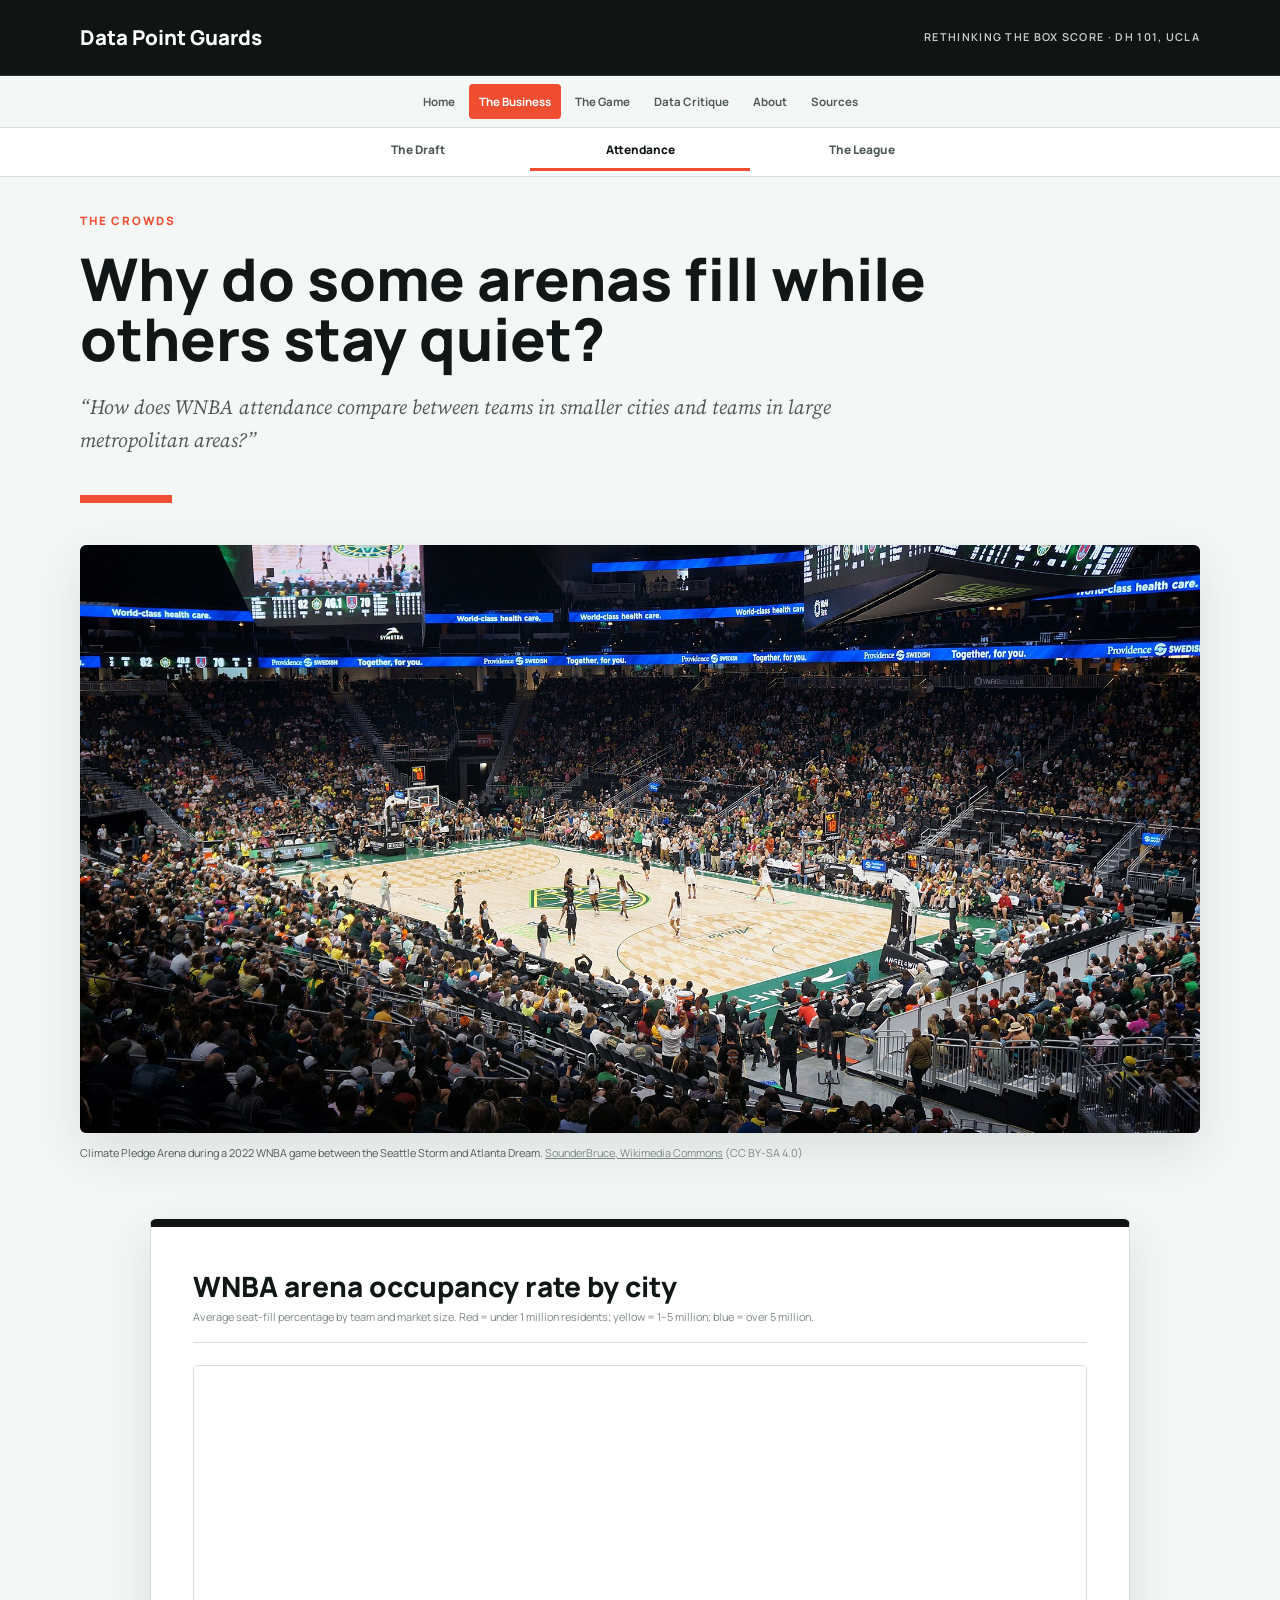
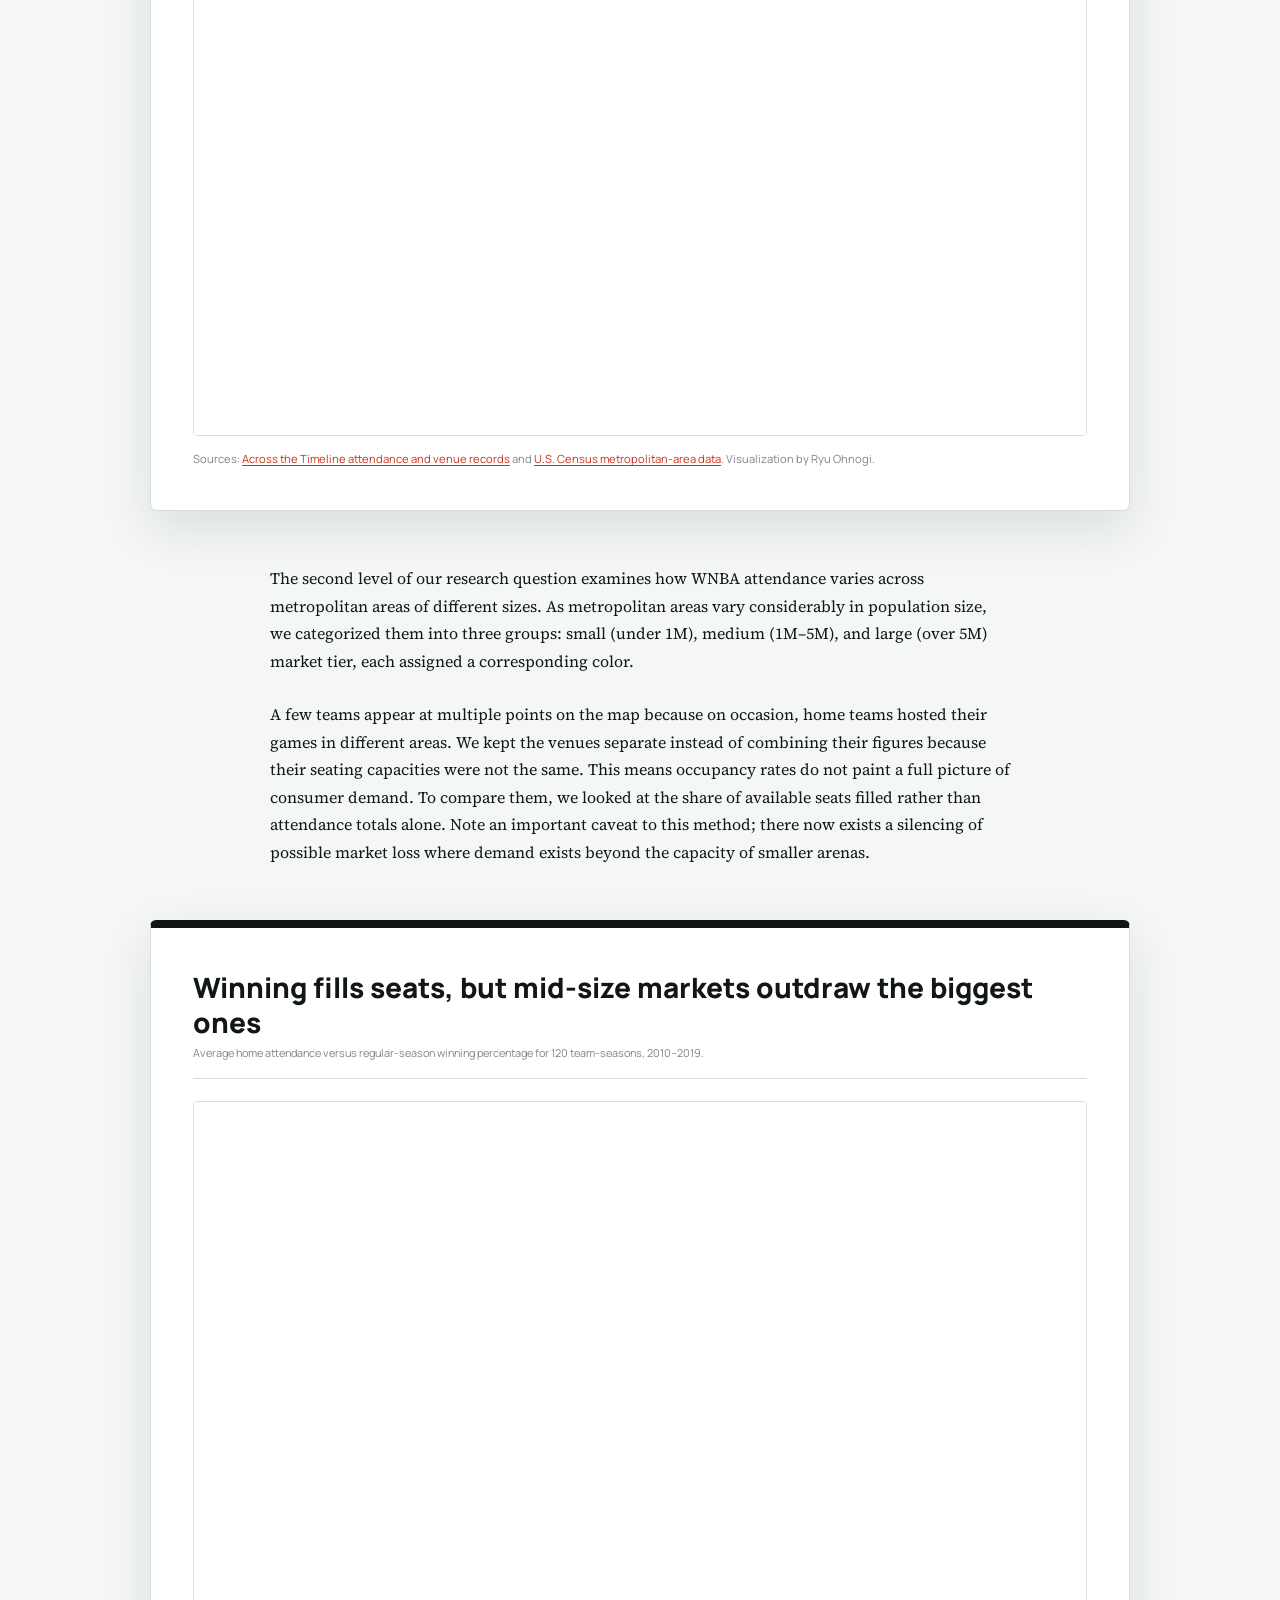
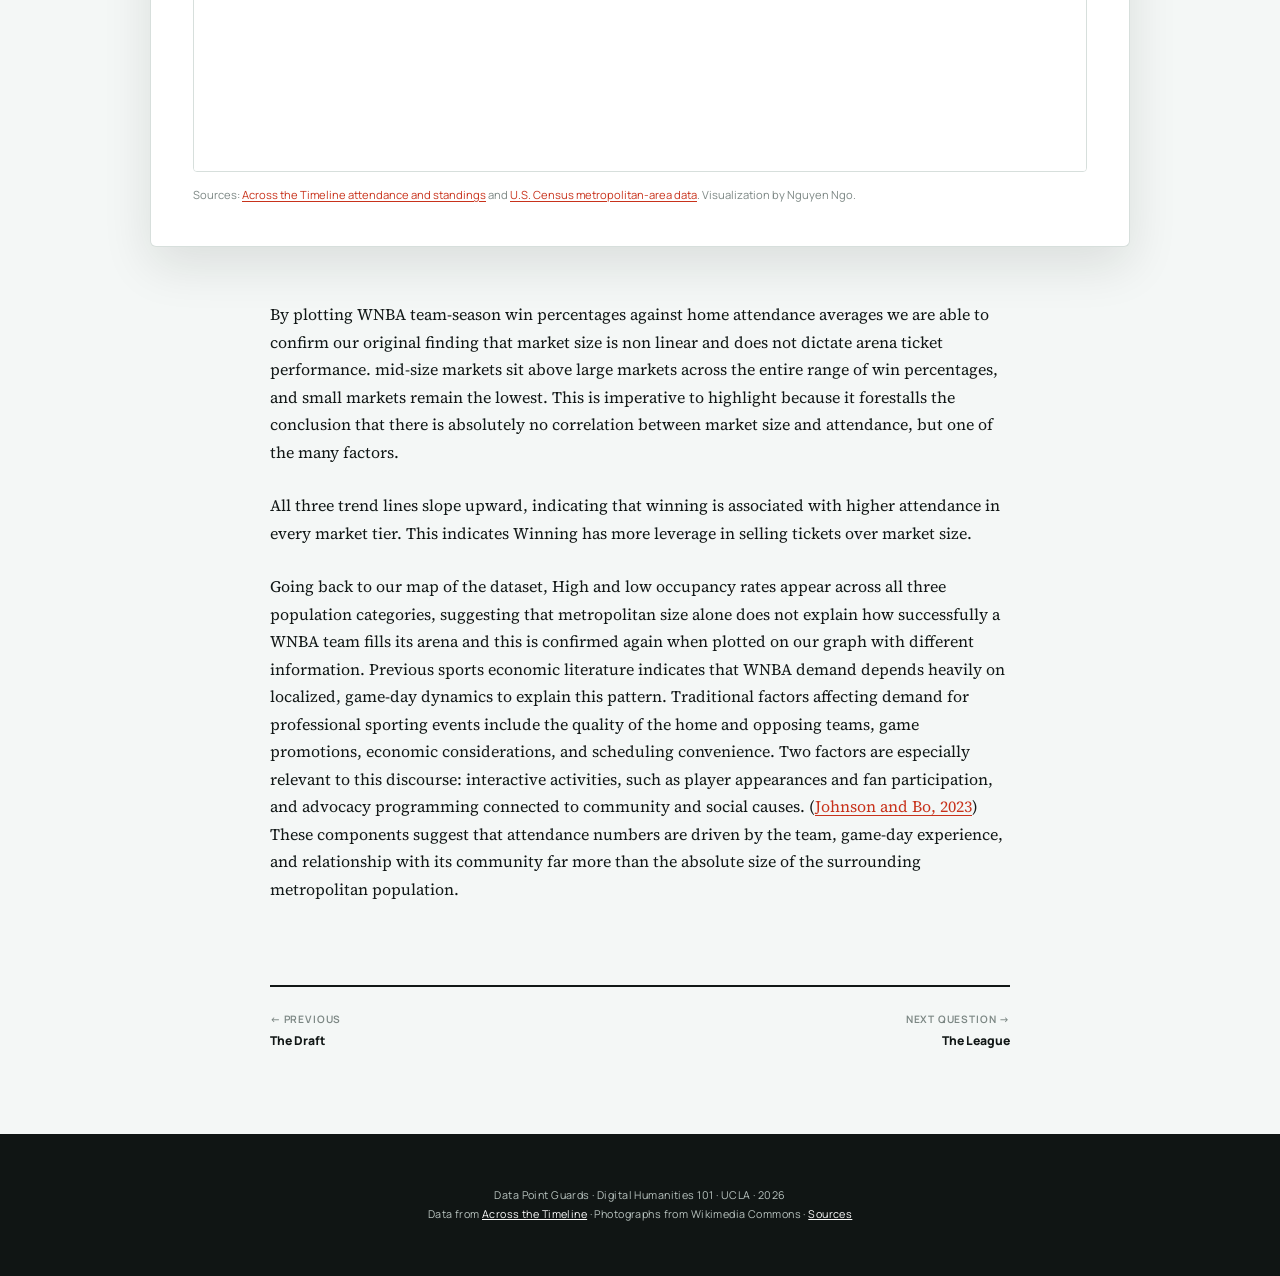
<file: attendance.html>
<!DOCTYPE html>
<html lang="en">
<head>
<meta charset="UTF-8">
<meta name="viewport" content="width=device-width, initial-scale=1.0">
<title>Attendance — Data Point Guards</title>
<link href="https://fonts.googleapis.com/css2?family=Manrope:wght@400;600;700;800&amp;family=Source+Serif+4:opsz,wght@8..60,400;8..60,600&amp;display=swap" rel="stylesheet">
<link rel="stylesheet" href="style.css?v=36">
</head>
<body>

<div id="progress"></div>

<div class="masthead">
  <div class="brand"><a href="index.html">Data Point Guards</a></div>
  <div class="tagline">Rethinking the Box Score &middot; DH 101, UCLA</div>
</div>

<nav>
  <a href="index.html">Home</a>
  <a href="business.html" class="here">The Business</a>
  <a href="game.html">The Game</a>
  <a href="data-critique.html">Data Critique</a>
  <a href="about.html">About</a>
  <a href="sources.html">Sources</a>
</nav>

<div class="topic-nav" aria-label="The Business topics">
  <a href="draft.html">The Draft</a>
  <a href="attendance.html" class="current">Attendance</a>
  <a href="league.html">The League</a>
</div>

<div class="page-head">
  <div class="kicker">The Crowds</div>
  <h1>Why do some arenas fill while others stay quiet?</h1>
  <p class="dek"><em>&ldquo;How does WNBA attendance compare between teams in smaller cities and teams in large metropolitan areas?&rdquo;</em></p>
</div>

<figure>
  <img src="fig-attend.jpg" alt="A crowd fills Climate Pledge Arena for a Seattle Storm WNBA game">
  <figcaption>Climate Pledge Arena during a 2022 WNBA game between the Seattle Storm and Atlanta Dream. <span class="credit"><a href="https://commons.wikimedia.org/wiki/File:Seattle_Storm_vs_Atlanta_Dream_at_Climate_Pledge_Arena_(July_2022)_-_01.jpg">SounderBruce, Wikimedia Commons</a> (CC BY-SA 4.0)</span></figcaption>
</figure>

<section class="chart-block">
  <div class="chart-title">WNBA arena occupancy rate by city</div>
  <div class="chart-sub">Average seat-fill percentage by team and market size. Red =
  under 1 million residents; yellow = 1&ndash;5 million; blue = over 5 million.</div>
  <div class="viz-media">
    <div class="tableauPlaceholder" id="tableau-attendance-occupancy">
      <noscript>
        <a href="https://public.tableau.com/shared/DTKH8ZHXK">
          <img src="https://public.tableau.com/static/images/DT/DTKH8ZHXK/1_rss.png" alt="WNBA arena occupancy rate by city, showing average seat-fill percentage by team and market size">
        </a>
      </noscript>
      <object class="tableauViz">
        <param name="host_url" value="https%3A%2F%2Fpublic.tableau.com%2F">
        <param name="embed_code_version" value="3">
        <param name="path" value="shared/DTKH8ZHXK">
        <param name="toolbar" value="yes">
        <param name="static_image" value="https://public.tableau.com/static/images/DT/DTKH8ZHXK/1.png">
        <param name="animate_transition" value="yes">
        <param name="display_static_image" value="yes">
        <param name="display_spinner" value="yes">
        <param name="display_overlay" value="yes">
        <param name="display_count" value="yes">
        <param name="language" value="en-US">
        <param name="filter" value="publish=yes">
      </object>
    </div>
  </div>
  <p class="viz-source">Sources:
  <a href="https://www.acrossthetimeline.com/">Across the Timeline attendance and venue records</a>
  and <a href="https://www.census.gov/programs-surveys/metro-micro.html">U.S. Census
  metropolitan-area data</a>. Visualization by Ryu Ohnogi.</p>
</section>

<div class="story">
  <p>The second level of our research question examines how WNBA attendance varies across metropolitan areas of different sizes. As metropolitan areas vary considerably in population size, we categorized them into three groups: small (under 1M), medium (1M&ndash;5M), and large (over 5M) market tier, each assigned a corresponding color.</p>

  <p>A few teams appear at multiple points on the map because on occasion, home teams hosted their games in different areas. We kept the venues separate instead of combining their figures because their seating capacities were not the same. This means occupancy rates do not paint a full picture of consumer demand. To compare them, we looked at the share of available seats filled rather than attendance totals alone. Note an important caveat to this method; there now exists a silencing of possible market loss where demand exists beyond the capacity of smaller arenas.</p>
</div>

<section class="chart-block">
  <div class="chart-title">Winning fills seats, but mid-size markets outdraw the biggest ones</div>
  <div class="chart-sub">Average home attendance versus regular-season winning
  percentage for 120 team-seasons, 2010&ndash;2019.</div>
  <div class="viz-media">
    <div class="tableauPlaceholder" id="tableau-attendance-wins-markets">
      <noscript>
        <a href="https://public.tableau.com/views/DH_DPG_attendance1/Sheet1">
          <img src="https://public.tableau.com/static/images/DH/DH_DPG_attendance1/Sheet1/1_rss.png" alt="Winning and attendance visualization comparing WNBA teams and market sizes">
        </a>
      </noscript>
      <object class="tableauViz">
        <param name="host_url" value="https%3A%2F%2Fpublic.tableau.com%2F">
        <param name="embed_code_version" value="3">
        <param name="site_root" value="">
        <param name="name" value="DH_DPG_attendance1/Sheet1">
        <param name="tabs" value="no">
        <param name="toolbar" value="yes">
        <param name="static_image" value="https://public.tableau.com/static/images/DH/DH_DPG_attendance1/Sheet1/1.png">
        <param name="animate_transition" value="yes">
        <param name="display_static_image" value="yes">
        <param name="display_spinner" value="yes">
        <param name="display_overlay" value="yes">
        <param name="display_count" value="yes">
        <param name="language" value="en-US">
        <param name="filter" value="publish=yes">
      </object>
    </div>
  </div>
  <p class="viz-source">Sources:
  <a href="https://www.acrossthetimeline.com/">Across the Timeline attendance and standings</a>
  and <a href="https://www.census.gov/programs-surveys/metro-micro.html">U.S. Census
  metropolitan-area data</a>. Visualization by Nguyen Ngo.</p>
</section>

<div class="story">
  <p>By plotting WNBA team-season win percentages against home attendance averages we are able to confirm our original finding that market size is non linear and does not dictate arena ticket performance. mid-size markets sit above large markets across the entire range of win percentages, and small markets remain the lowest. This is imperative to highlight because it forestalls the conclusion that there is absolutely no correlation between market size and attendance, but one of the many factors.</p>

  <p>All three trend lines slope upward, indicating that winning is associated with higher attendance in every market tier. This indicates Winning has more leverage in selling tickets over market size.</p>

  <p>Going back to our map of the dataset, High and low occupancy rates appear across all three population categories, suggesting that metropolitan size alone does not explain how successfully a WNBA team fills its arena and this is confirmed again when plotted on our graph with different information. Previous sports economic literature indicates that WNBA demand depends heavily on localized, game-day dynamics to explain this pattern. Traditional factors affecting demand for professional sporting events include the quality of the home and opposing teams, game promotions, economic considerations, and scheduling convenience. Two factors are especially relevant to this discourse: interactive activities, such as player appearances and fan participation, and advocacy programming connected to community and social causes. (<a href="sources.html#johnson-bo-2023">Johnson and Bo, 2023</a>) These components suggest that attendance numbers are driven by the team, game-day experience, and relationship with its community far more than the absolute size of the surrounding metropolitan population.</p>
</div>

<div class="pager">
  <a href="draft.html"><span>&larr; Previous</span>The Draft</a>
  <a href="league.html"><span>Next question &rarr;</span>The League</a>
</div>

<footer>
  Data Point Guards &middot; Digital Humanities 101 &middot; UCLA &middot; 2026<br>
  Data from <a href="https://www.acrossthetimeline.com/">Across the Timeline</a> &middot;
  Photographs from Wikimedia Commons &middot; <a href="sources.html">Sources</a>
</footer>

<script src="site.js?v=16"></script>
<script>
  (function () {
    var embeds = document.querySelectorAll(".tableauPlaceholder");

    function sizeEmbeds() {
      embeds.forEach(function (embed) {
        var viz = embed.querySelector("object");
        if (!viz) return;
        viz.style.width = "100%";
        viz.style.height = Math.max(520, Math.round(embed.offsetWidth * 0.75)) + "px";
      });
    }

    sizeEmbeds();
    window.addEventListener("resize", sizeEmbeds);

    var script = document.createElement("script");
    script.src = "https://public.tableau.com/javascripts/api/viz_v1.js";
    embeds[0].appendChild(script);
  }());
</script>
</body>
</html>
</file>
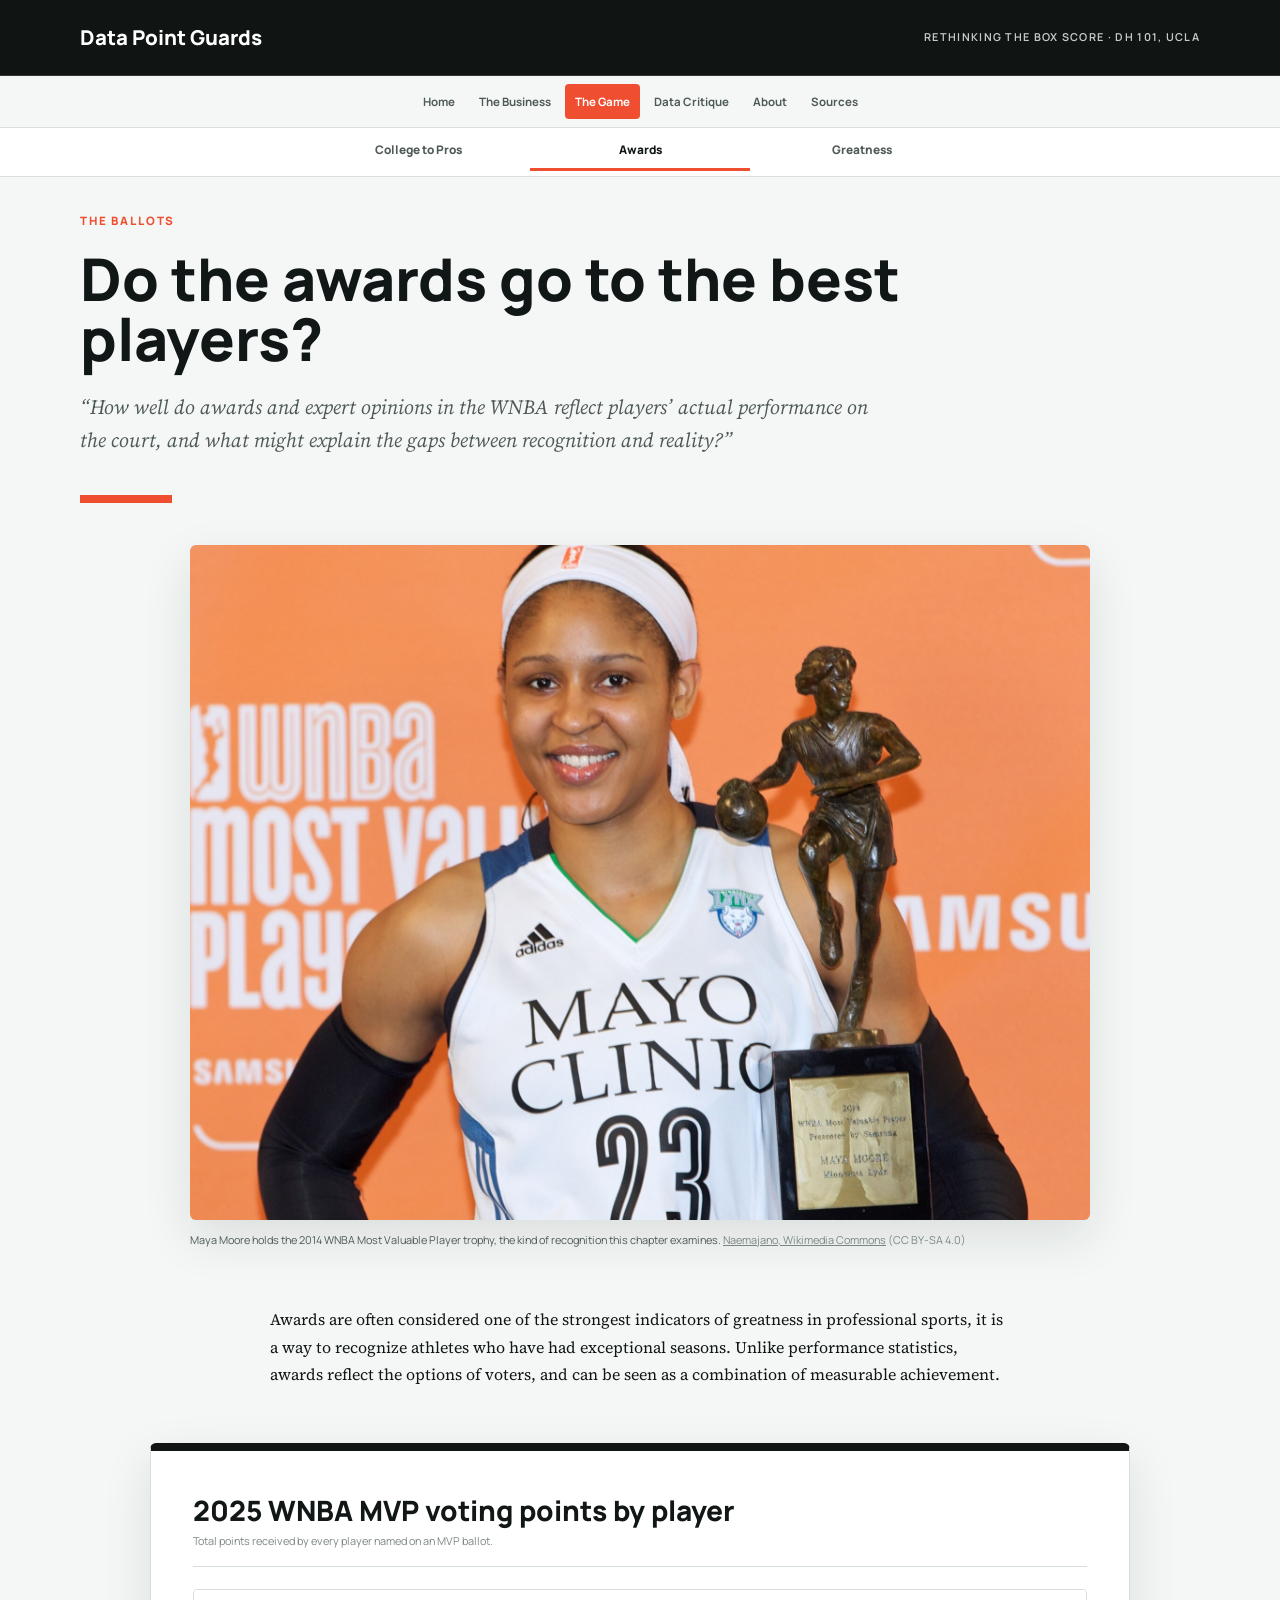
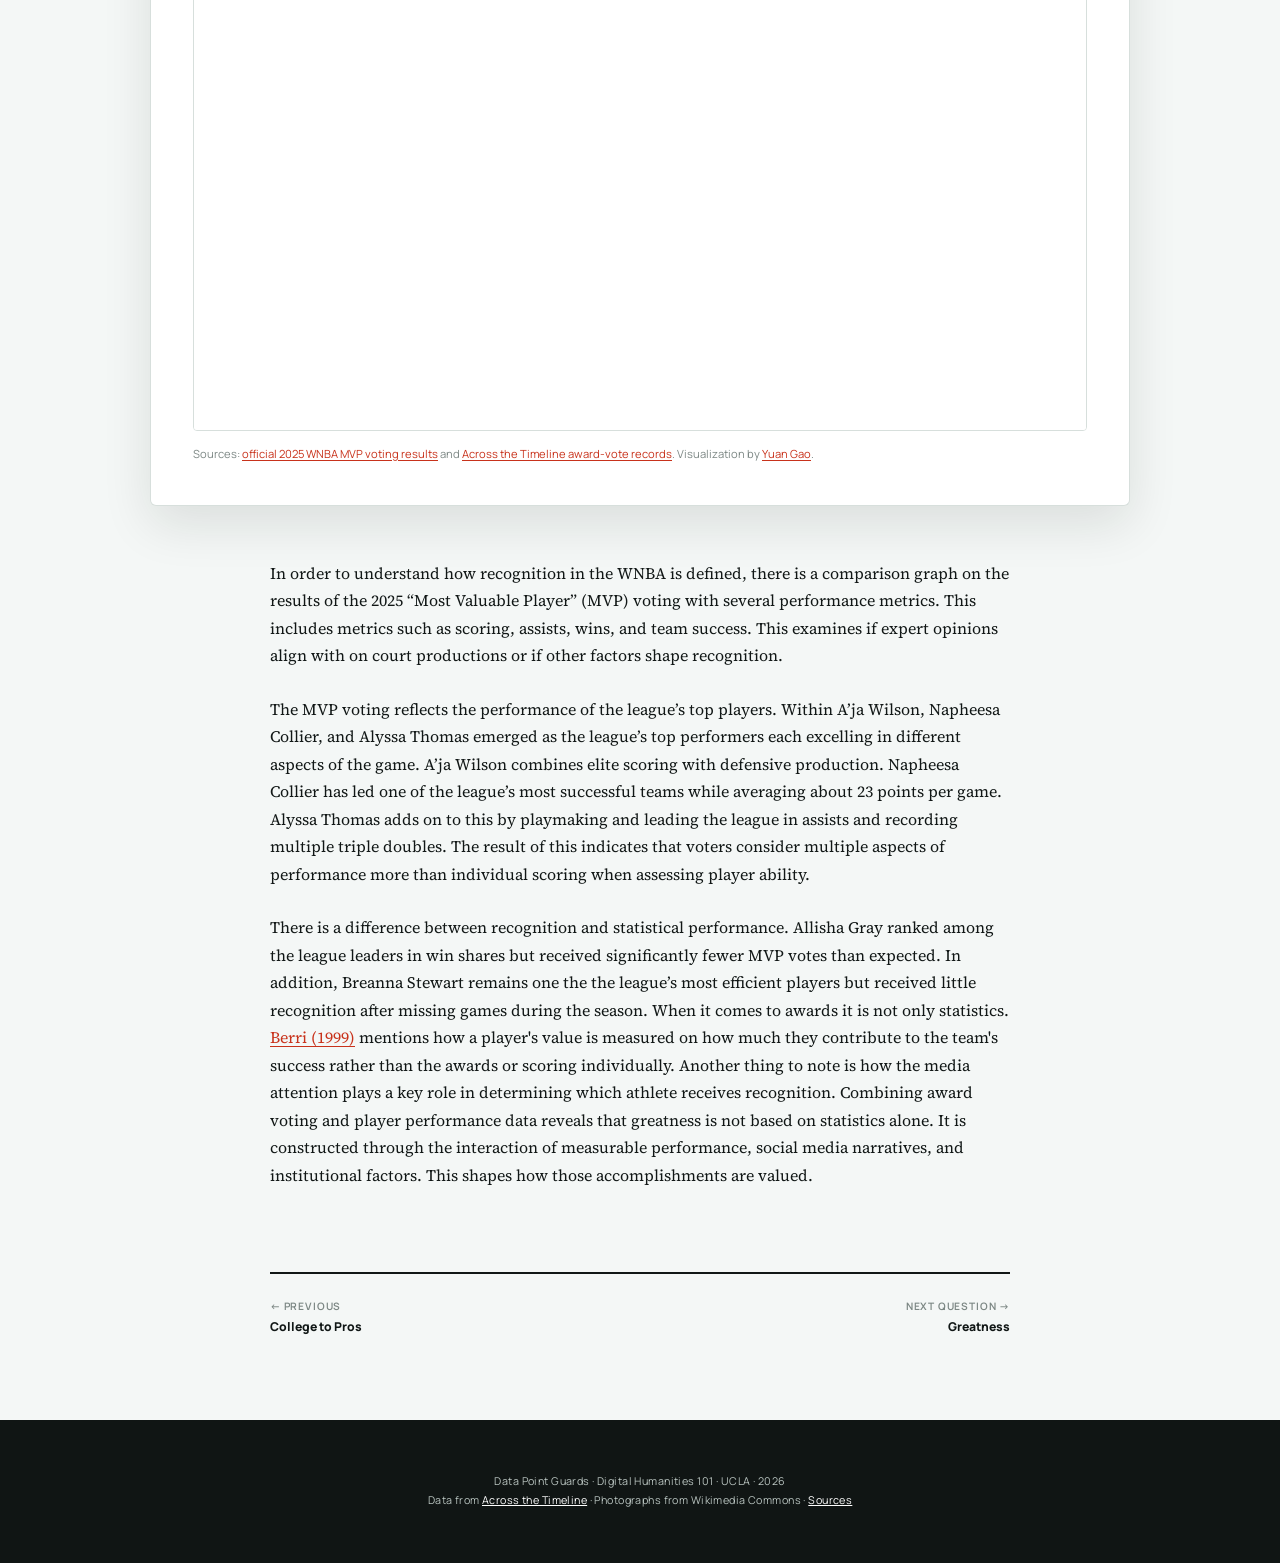
<file: awards.html>
<!DOCTYPE html>
<html lang="en">
<head>
<meta charset="UTF-8">
<meta name="viewport" content="width=device-width, initial-scale=1.0">
<title>Awards — Data Point Guards</title>
<link href="https://fonts.googleapis.com/css2?family=Manrope:wght@400;600;700;800&amp;family=Source+Serif+4:opsz,wght@8..60,400;8..60,600&amp;display=swap" rel="stylesheet">
<link rel="stylesheet" href="style.css?v=36">
</head>
<body class="page-awards">

<div id="progress"></div>

<div class="masthead">
  <div class="brand"><a href="index.html">Data Point Guards</a></div>
  <div class="tagline">Rethinking the Box Score &middot; DH 101, UCLA</div>
</div>

<nav>
  <a href="index.html">Home</a>
  <a href="business.html">The Business</a>
  <a href="game.html" class="here">The Game</a>
  <a href="data-critique.html">Data Critique</a>
  <a href="about.html">About</a>
  <a href="sources.html">Sources</a>
</nav>

<div class="topic-nav" aria-label="The Game topics">
  <a href="college.html">College to Pros</a>
  <a href="awards.html" class="current">Awards</a>
  <a href="greatness.html">Greatness</a>
</div>

<div class="page-head">
  <div class="kicker">The Ballots</div>
  <h1>Do the awards go to the best players?</h1>
  <p class="dek"><em>&ldquo;How well do awards and expert opinions in the WNBA reflect
  players&rsquo; actual performance on the court, and what might explain the gaps
  between recognition and reality?&rdquo;</em></p>
</div>

<figure>
  <img src="fig-awards.jpg" alt="Maya Moore holds her 2014 WNBA Most Valuable Player trophy">
  <figcaption>Maya Moore holds the 2014 WNBA Most Valuable Player trophy, the kind of
  recognition this chapter examines. <span class="credit"><a
  href="https://commons.wikimedia.org/wiki/File:Maya_Moore_with_her_2014_MVP_trophy.jpg">Naemajano,
  Wikimedia Commons</a> (CC BY-SA 4.0)</span></figcaption>
</figure>

<div class="story">
  <p>Awards are often considered one of the strongest indicators of greatness in professional sports, it is a way to recognize athletes who have had exceptional seasons. Unlike performance statistics, awards reflect the options of voters, and can be seen as a combination of measurable achievement.</p>
</div>

<section class="chart-block">
  <div class="chart-title">2025 WNBA MVP voting points by player</div>
  <div class="chart-sub">Total points received by every player named on an MVP ballot.</div>
  <div class="viz-media">
    <div class="tableauPlaceholder" id="tableau-mvp-votes-2025">
      <noscript>
        <a href="https://public.tableau.com/app/profile/yuan.gao1617/viz/Chart1_bar_map_votes/Sheet1">
          <img src="https://public.tableau.com/static/images/Ch/Chart1_bar_map_votes/Sheet1/1_rss.png" alt="Horizontal bar chart titled 2025 WNBA MVP Voting Points by Player">
        </a>
      </noscript>
      <object class="tableauViz">
        <param name="host_url" value="https%3A%2F%2Fpublic.tableau.com%2F">
        <param name="embed_code_version" value="3">
        <param name="site_root" value="">
        <param name="name" value="Chart1_bar_map_votes/Sheet1">
        <param name="tabs" value="no">
        <param name="toolbar" value="yes">
        <param name="static_image" value="https://public.tableau.com/static/images/Ch/Chart1_bar_map_votes/Sheet1/1.png">
        <param name="animate_transition" value="yes">
        <param name="display_static_image" value="yes">
        <param name="display_spinner" value="yes">
        <param name="display_overlay" value="yes">
        <param name="display_count" value="yes">
        <param name="language" value="en-US">
        <param name="filter" value="publish=yes">
      </object>
    </div>
  </div>
  <p class="viz-source">Sources:
  <a href="https://pr.nba.com/aja-wilson-2025-wnba-mvp/">official 2025 WNBA MVP voting results</a>
  and <a href="https://www.acrossthetimeline.com/">Across the Timeline award-vote
  records</a>. Visualization by <a href="https://public.tableau.com/app/profile/yuan.gao1617/viz/Chart1_bar_map_votes/Sheet1">Yuan Gao</a>.</p>
</section>

<div class="story">
  <p>In order to understand how recognition in the WNBA is defined, there is a comparison graph on the results of the 2025 &ldquo;Most Valuable Player&rdquo; (MVP) voting with several performance metrics. This includes metrics such as scoring, assists, wins, and team success. This examines if expert opinions align with on court productions or if other factors shape recognition.</p>

  <p>The MVP voting reflects the performance of the league&rsquo;s top players. Within A&rsquo;ja Wilson, Napheesa Collier, and Alyssa Thomas emerged as the league&rsquo;s top performers each excelling in different aspects of the game. A&rsquo;ja Wilson combines elite scoring with defensive production. Napheesa Collier has led one of the league&rsquo;s most successful teams while averaging about 23 points per game. Alyssa Thomas adds on to this by playmaking and leading the league in assists and recording multiple triple doubles. The result of this indicates that voters consider multiple aspects of performance more than individual scoring when assessing player ability.</p>

  <p>There is a difference between recognition and statistical performance. Allisha Gray ranked among the league leaders in win shares but received significantly fewer MVP votes than expected. In addition, Breanna Stewart remains one the the league&rsquo;s most efficient players but received little recognition after missing games during the season. When it comes to awards it is not only statistics. <a href="https://doi.org/10.1002/1099-1468(199912)20:8%3C411::AID-MDE957%3E3.0.CO;2-G">Berri (1999)</a> mentions how a player's value is measured on how much they contribute to the team's success rather than the awards or scoring individually. Another thing to note is how the media attention plays a key role in determining which athlete receives recognition. Combining award voting and player performance data reveals that greatness is not based on statistics alone. It is constructed through the interaction of measurable performance, social media narratives, and institutional factors. This shapes how those accomplishments are valued.</p>
</div>

<div class="pager">
  <a href="college.html"><span>&larr; Previous</span>College to Pros</a>
  <a href="greatness.html"><span>Next question &rarr;</span>Greatness</a>
</div>

<footer>
  Data Point Guards &middot; Digital Humanities 101 &middot; UCLA &middot; 2026<br>
  Data from <a href="https://www.acrossthetimeline.com/">Across the Timeline</a> &middot;
  Photographs from Wikimedia Commons &middot; <a href="sources.html">Sources</a>
</footer>

<script src="site.js?v=16"></script>
<script>
  (function () {
    var embed = document.getElementById("tableau-mvp-votes-2025");
    var viz = embed.querySelector("object");

    function sizeEmbed() {
      viz.style.width = "100%";
      viz.style.height = (embed.offsetWidth < 600 ? 520 : 440) + "px";
    }

    sizeEmbed();
    window.addEventListener("resize", sizeEmbed);

    var script = document.createElement("script");
    script.src = "https://public.tableau.com/javascripts/api/viz_v1.js";
    embed.appendChild(script);
  }());
</script>
</body>
</html>
</file>
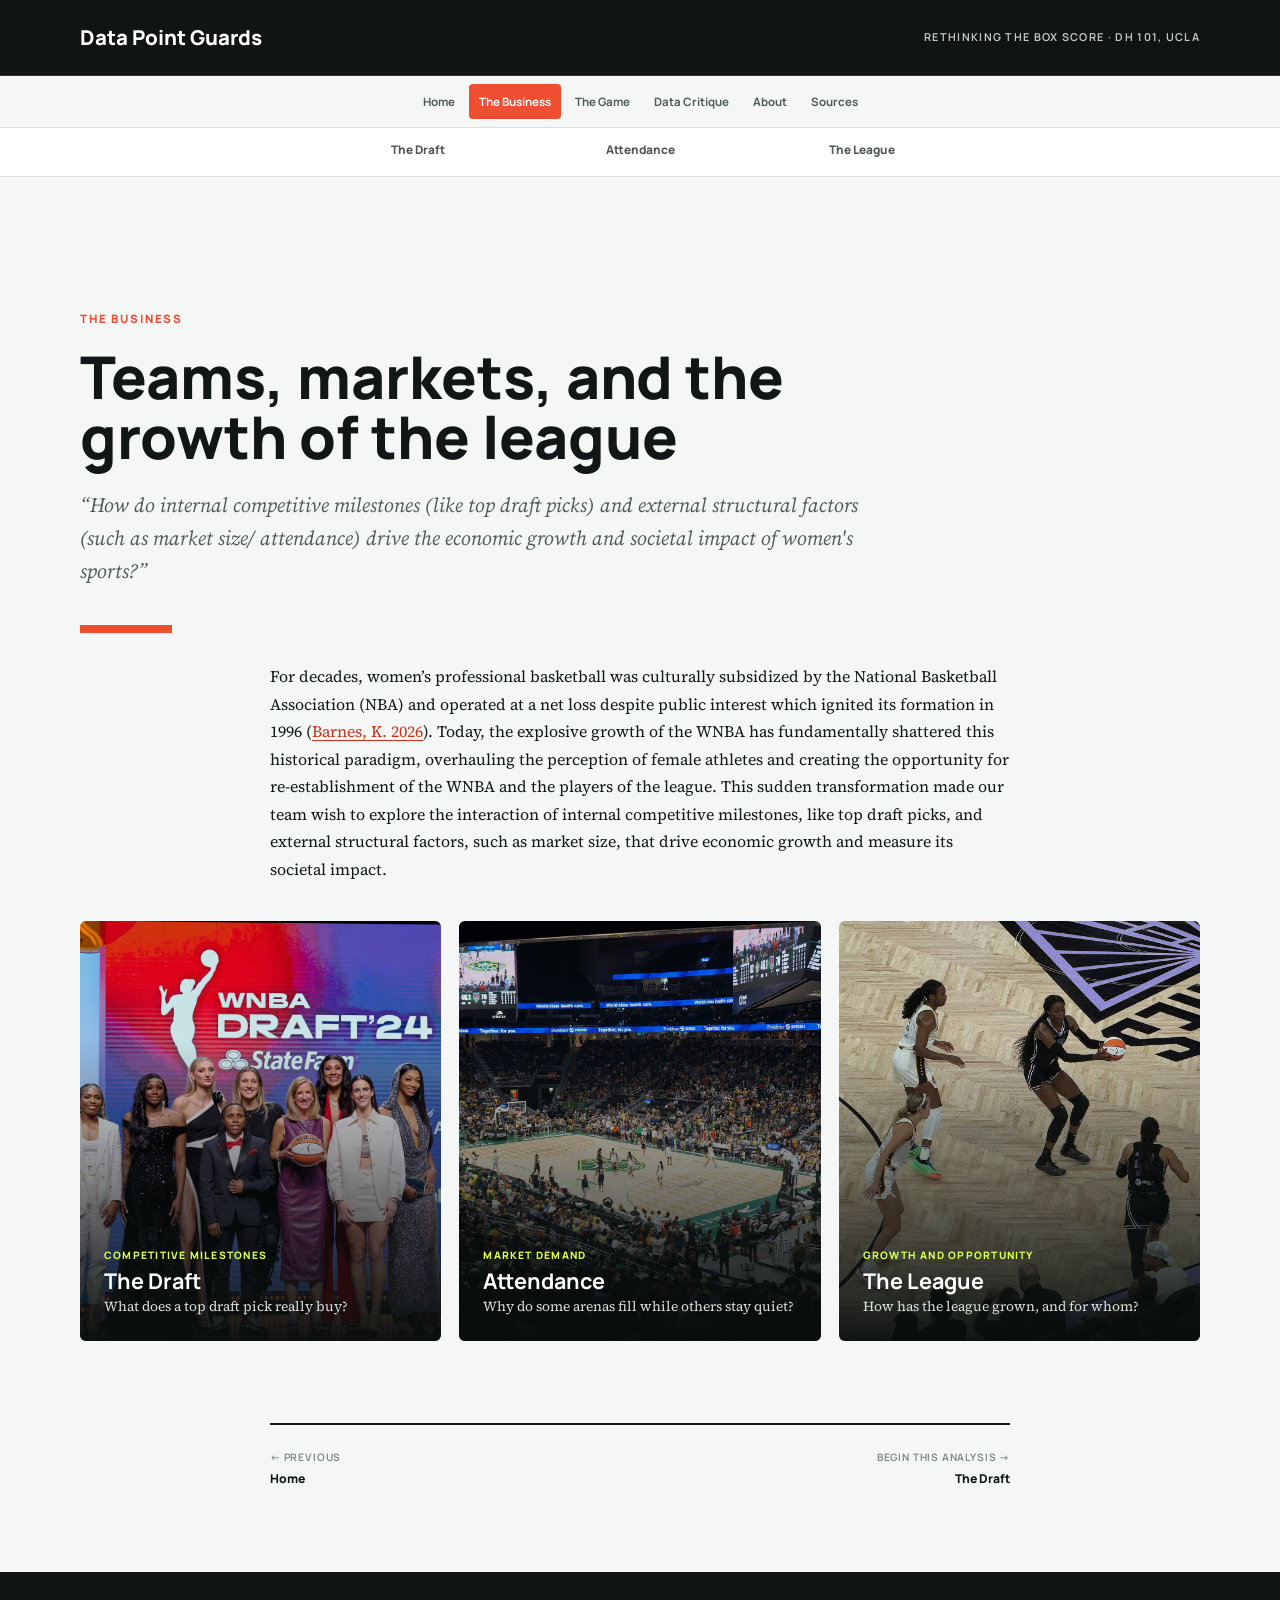
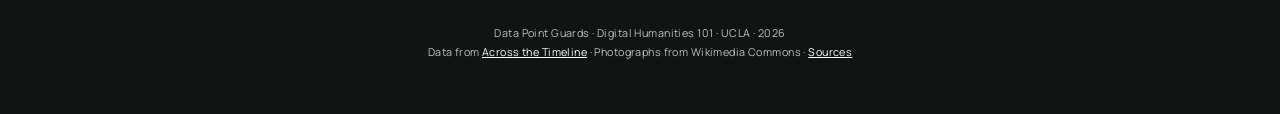
<file: business.html>
<!DOCTYPE html>
<html lang="en">
<head>
<meta charset="UTF-8">
<meta name="viewport" content="width=device-width, initial-scale=1.0">
<title>The Business — Data Point Guards</title>
<link href="https://fonts.googleapis.com/css2?family=Manrope:wght@400;600;700;800&amp;family=Source+Serif+4:opsz,wght@8..60,400;8..60,600&amp;display=swap" rel="stylesheet">
<link rel="stylesheet" href="style.css?v=36">
</head>
<body>

<div id="progress"></div>

<div class="masthead">
  <div class="brand"><a href="index.html">Data Point Guards</a></div>
  <div class="tagline">Rethinking the Box Score &middot; DH 101, UCLA</div>
</div>

<nav>
  <a href="index.html">Home</a>
  <a href="business.html" class="here">The Business</a>
  <a href="game.html">The Game</a>
  <a href="data-critique.html">Data Critique</a>
  <a href="about.html">About</a>
  <a href="sources.html">Sources</a>
</nav>

<div class="topic-nav" aria-label="The Business topics">
  <a href="draft.html">The Draft</a>
  <a href="attendance.html">Attendance</a>
  <a href="league.html">The League</a>
</div>

<div class="page-head analysis-head">
  <div class="kicker">The Business</div>
  <h1>Teams, markets, and the growth of the league</h1>
  <p class="dek"><em>&ldquo;How do internal competitive milestones (like top draft picks) and external structural factors (such as market size/ attendance) drive the economic growth and societal impact of women's sports?&rdquo;</em></p>
</div>

<div class="story analysis-intro">
  <p>For decades, women&rsquo;s professional basketball was culturally subsidized by the National Basketball Association (NBA) and operated at a net loss despite public interest which ignited its formation in 1996 (<a href="https://www.espn.com/wnba/story/_/id/48014819/union-wnba-made-enough-money-revenue-sharing">Barnes, K. 2026</a>). Today, the explosive growth of the WNBA has fundamentally shattered this historical paradigm, overhauling the perception of female athletes and creating the opportunity for re-establishment of the WNBA and the players of the league. This sudden transformation made our team wish to explore the interaction of internal competitive milestones, like top draft picks, and external structural factors, such as market size, that drive economic growth and measure its societal impact.</p>
</div>

<div class="hub-grid">
  <a href="draft.html">
    <img src="fig-draft.jpg" alt="The 2024 WNBA draft class poses together on stage with Commissioner Cathy Engelbert">
    <span class="chapter-copy"><small>Competitive milestones</small><strong>The Draft</strong><em>What does a top draft pick really buy?</em></span>
  </a>
  <a href="attendance.html">
    <img src="fig-attend.jpg" alt="A crowd fills Climate Pledge Arena for a Seattle Storm WNBA game">
    <span class="chapter-copy"><small>Market demand</small><strong>Attendance</strong><em>Why do some arenas fill while others stay quiet?</em></span>
  </a>
  <a href="league.html">
    <img src="fig-league.jpg" alt="Golden State Valkyries players compete on their branded home court during the expansion team's inaugural season">
    <span class="chapter-copy"><small>Growth and opportunity</small><strong>The League</strong><em>How has the league grown, and for whom?</em></span>
  </a>
</div>

<div class="pager">
  <a href="index.html"><span>&larr; Previous</span>Home</a>
  <a href="draft.html"><span>Begin this analysis &rarr;</span>The Draft</a>
</div>

<footer>
  Data Point Guards &middot; Digital Humanities 101 &middot; UCLA &middot; 2026<br>
  Data from <a href="https://www.acrossthetimeline.com/">Across the Timeline</a> &middot;
  Photographs from Wikimedia Commons &middot; <a href="sources.html">Sources</a>
</footer>

<script src="site.js?v=16"></script>
</body>
</html>
</file>
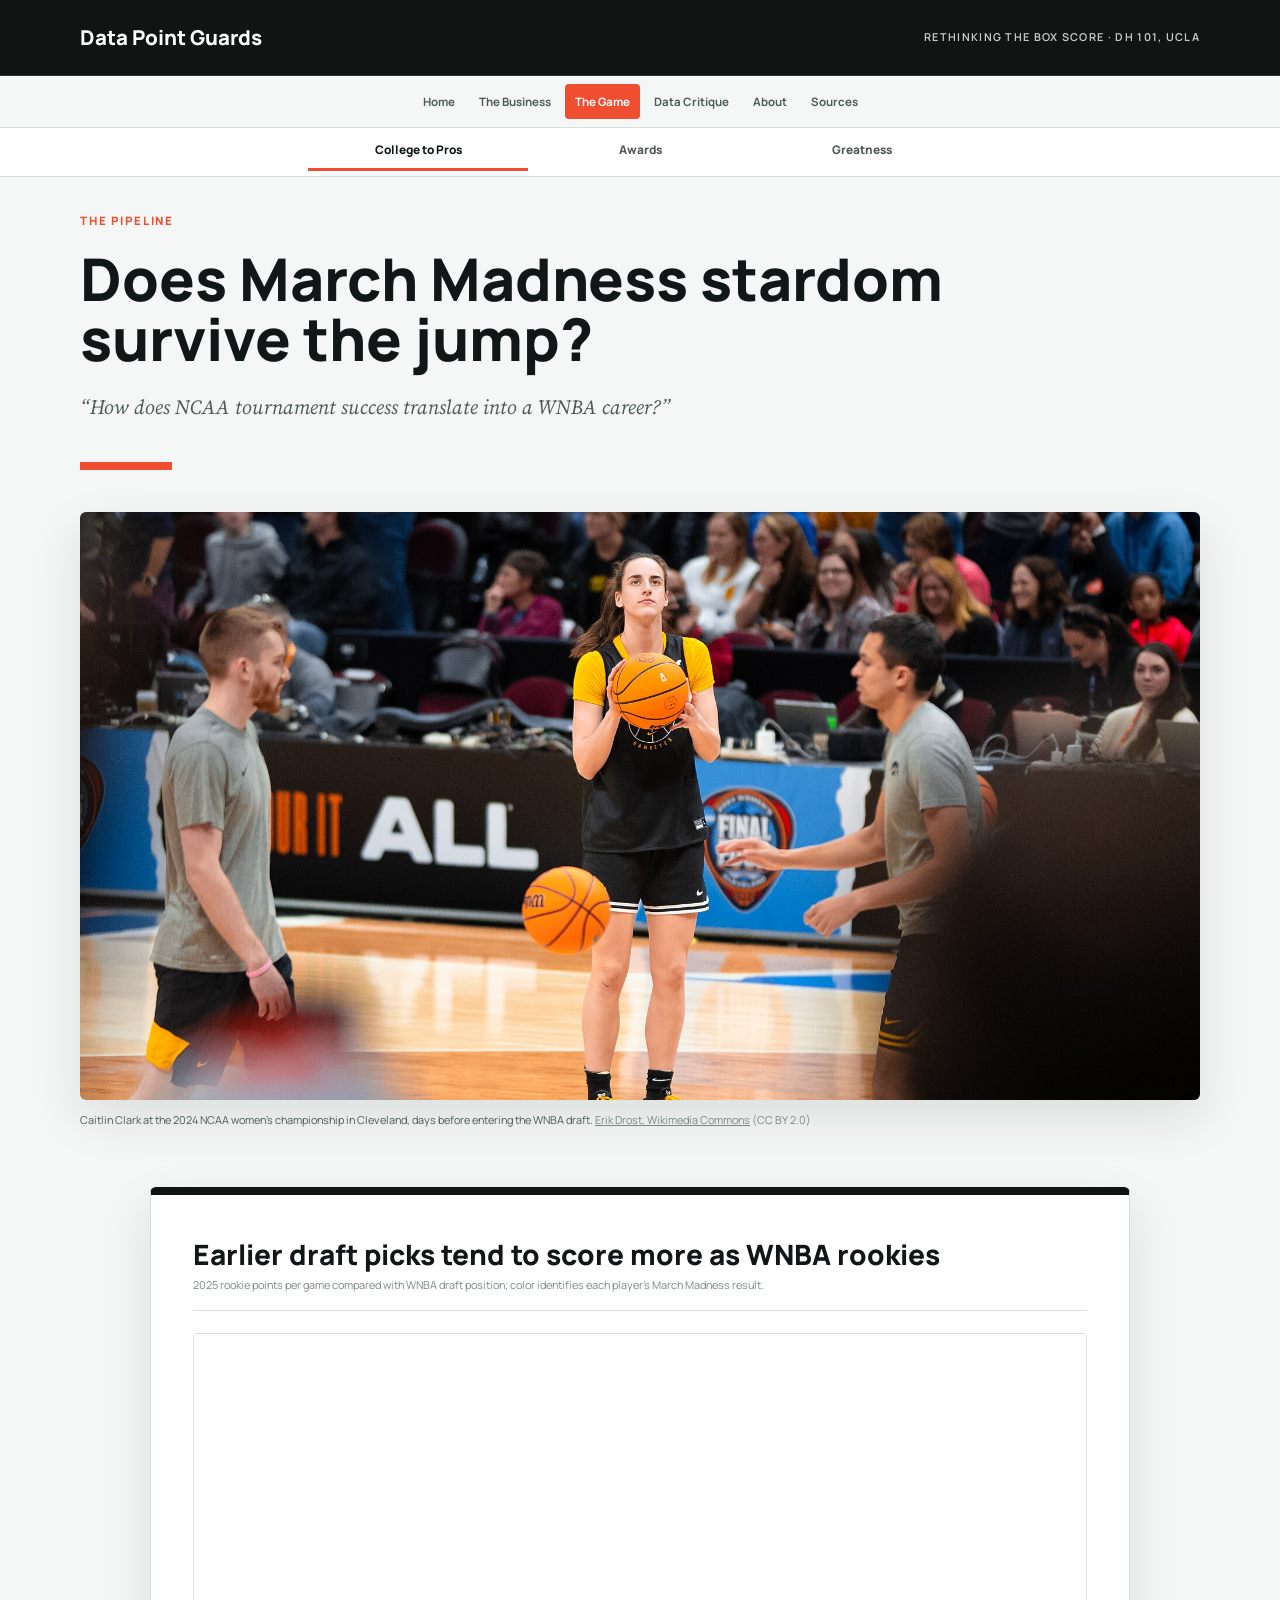
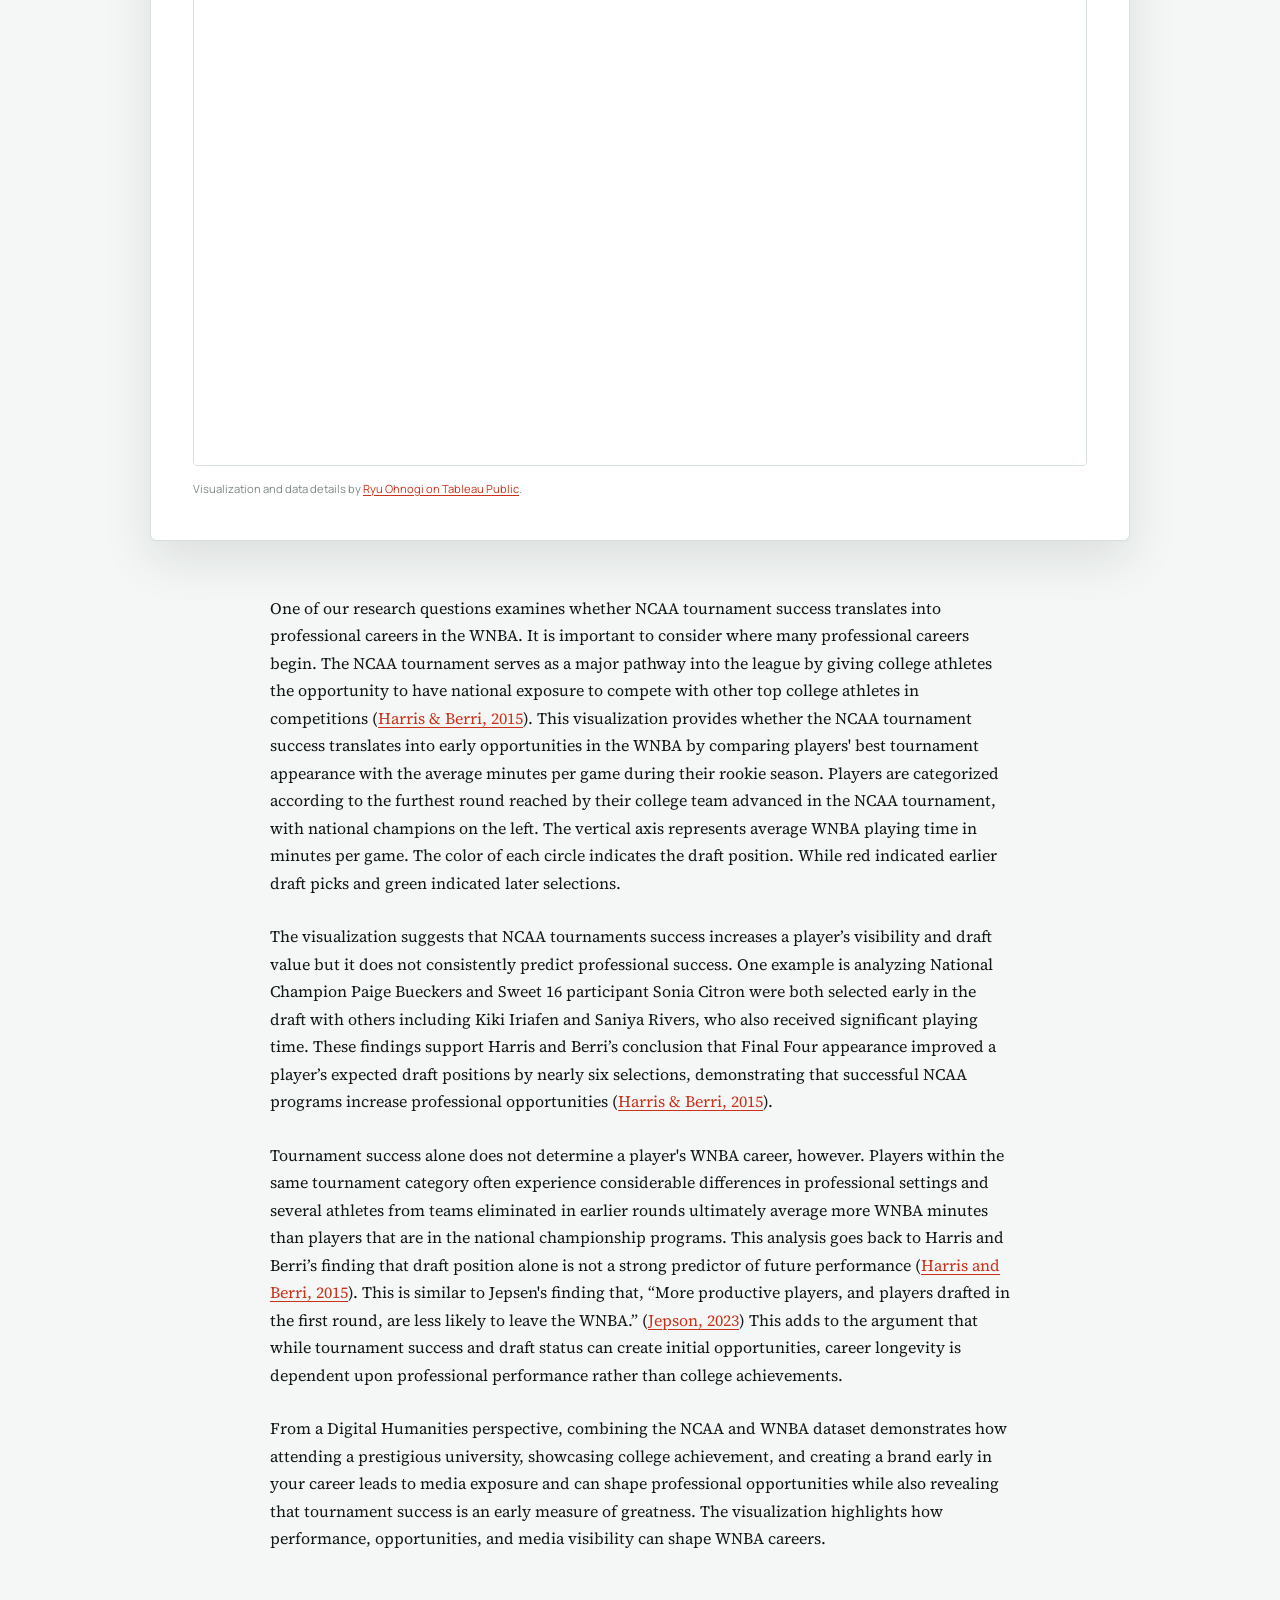
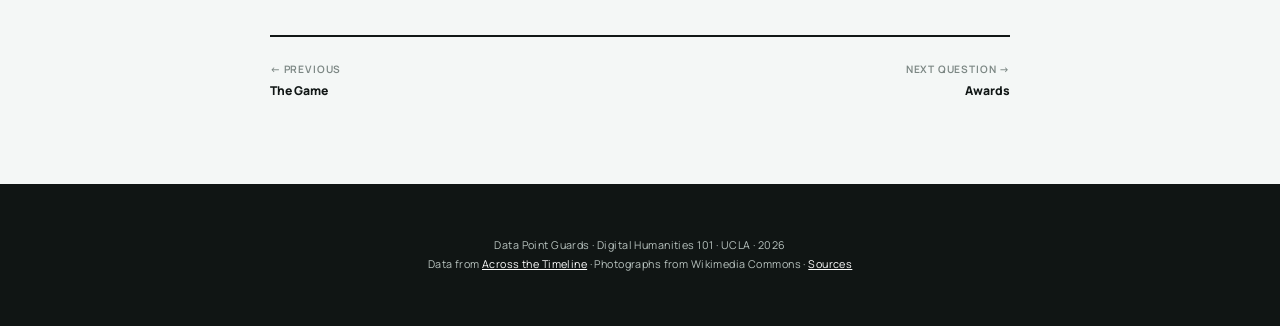
<file: college.html>
<!DOCTYPE html>
<html lang="en">
<head>
<meta charset="UTF-8">
<meta name="viewport" content="width=device-width, initial-scale=1.0">
<title>College to Pros — Data Point Guards</title>
<link href="https://fonts.googleapis.com/css2?family=Manrope:wght@400;600;700;800&amp;family=Source+Serif+4:opsz,wght@8..60,400;8..60,600&amp;display=swap" rel="stylesheet">
<link rel="stylesheet" href="style.css?v=36">
</head>
<body class="page-college">

<div id="progress"></div>

<div class="masthead">
  <div class="brand"><a href="index.html">Data Point Guards</a></div>
  <div class="tagline">Rethinking the Box Score &middot; DH 101, UCLA</div>
</div>

<nav>
  <a href="index.html">Home</a>
  <a href="business.html">The Business</a>
  <a href="game.html" class="here">The Game</a>
  <a href="data-critique.html">Data Critique</a>
  <a href="about.html">About</a>
  <a href="sources.html">Sources</a>
</nav>

<div class="topic-nav" aria-label="The Game topics">
  <a href="college.html" class="current">College to Pros</a>
  <a href="awards.html">Awards</a>
  <a href="greatness.html">Greatness</a>
</div>

<div class="page-head">
  <div class="kicker">The Pipeline</div>
  <h1>Does March Madness stardom survive the jump?</h1>
  <p class="dek"><em>&ldquo;How does NCAA tournament success translate into a WNBA career?&rdquo;</em></p>
</div>

<figure>
  <img src="fig-college.jpg" alt="Caitlin Clark warms up on court during the 2024 NCAA women's basketball championship weekend">
  <figcaption>Caitlin Clark at the 2024 NCAA women&rsquo;s championship in Cleveland, days before entering the WNBA draft. <span class="credit"><a href="https://commons.wikimedia.org/wiki/File:Caitlin_Clark_-_Flickr_-_EDrost88.jpg">Erik Drost, Wikimedia Commons</a> (CC BY 2.0)</span></figcaption>
</figure>

<section class="chart-block">
  <div class="chart-title">Earlier draft picks tend to score more as WNBA rookies</div>
  <div class="chart-sub">2025 rookie points per game compared with WNBA draft position;
  color identifies each player&rsquo;s March Madness result.</div>
  <div class="viz-media tableau-scroll-mobile">
    <div class="tableauPlaceholder" id="tableau-ncaa-draft">
      <noscript>
        <a href="https://public.tableau.com/app/profile/ryu.ohnogi/viz/DH_DPG_NCAA/Sheet1">
          <img src="https://public.tableau.com/static/images/DH/DH_DPG_NCAA/Sheet1/1_rss.png" alt="Scatterplot comparing WNBA rookie points per game with draft position and March Madness result">
        </a>
      </noscript>
      <object class="tableauViz">
        <param name="host_url" value="https%3A%2F%2Fpublic.tableau.com%2F">
        <param name="embed_code_version" value="3">
        <param name="site_root" value="">
        <param name="name" value="DH_DPG_NCAA/Sheet1">
        <param name="tabs" value="no">
        <param name="toolbar" value="yes">
        <param name="static_image" value="https://public.tableau.com/static/images/DH/DH_DPG_NCAA/Sheet1/1.png">
        <param name="animate_transition" value="yes">
        <param name="display_static_image" value="yes">
        <param name="display_spinner" value="yes">
        <param name="display_overlay" value="yes">
        <param name="display_count" value="yes">
        <param name="language" value="en-US">
        <param name="filter" value="publish=yes">
      </object>
    </div>
  </div>
  <p class="viz-source">Visualization and data details by
  <a href="https://public.tableau.com/app/profile/ryu.ohnogi/viz/DH_DPG_NCAA/Sheet1">Ryu Ohnogi on Tableau Public</a>.</p>
</section>

<div class="story">
  <p>One of our research questions examines whether NCAA tournament success translates into professional careers in the WNBA. It is important to consider where many professional careers begin. The NCAA tournament serves as a major pathway into the league by giving college athletes the opportunity to have national exposure to compete with other top college athletes in competitions (<a href="https://doi.org/10.1177/155862351501000401">Harris &amp; Berri, 2015</a>). This visualization provides whether the NCAA tournament success translates into early opportunities in the WNBA by comparing players' best tournament appearance with the average minutes per game during their rookie season. Players are categorized according to the furthest round reached by their college team advanced in the NCAA tournament, with national champions on the left. The vertical axis represents average WNBA playing time in minutes per game. The color of each circle indicates the draft position. While red indicated earlier draft picks and green indicated later selections.</p>

  <p>The visualization suggests that NCAA tournaments success increases a player&rsquo;s visibility and draft value but it does not consistently predict professional success. One example is analyzing National Champion Paige Bueckers and Sweet 16 participant Sonia Citron were both selected early in the draft with others including Kiki Iriafen and Saniya Rivers, who also received significant playing time. These findings support Harris and Berri&rsquo;s conclusion that Final Four appearance improved a player&rsquo;s expected draft positions by nearly six selections, demonstrating that successful NCAA programs increase professional opportunities (<a href="https://doi.org/10.1177/155862351501000401">Harris &amp; Berri, 2015</a>).</p>

  <p>Tournament success alone does not determine a player's WNBA career, however. Players within the same tournament category often experience considerable differences in professional settings and several athletes from teams eliminated in earlier rounds ultimately average more WNBA minutes than players that are in the national championship programs. This analysis goes back to Harris and Berri&rsquo;s finding that draft position alone is not a strong predictor of future performance (<a href="https://doi.org/10.1177/155862351501000401">Harris and Berri, 2015</a>). This is similar to Jepsen's finding that, &ldquo;More productive players, and players drafted in the first round, are less likely to leave the WNBA.&rdquo; (<a href="https://doi.org/10.1177/15270025231190647">Jepson, 2023</a>) This adds to the argument that while tournament success and draft status can create initial opportunities, career longevity is dependent upon professional performance rather than college achievements.</p>

  <p>From a Digital Humanities perspective, combining the NCAA and WNBA dataset demonstrates how attending a prestigious university, showcasing college achievement, and creating a brand early in your career leads to media exposure and can shape professional opportunities while also revealing that tournament success is an early measure of greatness. The visualization highlights how performance, opportunities, and media visibility can shape WNBA careers.</p>
</div>

<div class="pager">
  <a href="game.html"><span>&larr; Previous</span>The Game</a>
  <a href="awards.html"><span>Next question &rarr;</span>Awards</a>
</div>

<footer>
  Data Point Guards &middot; Digital Humanities 101 &middot; UCLA &middot; 2026<br>
  Data from <a href="https://www.acrossthetimeline.com/">Across the Timeline</a> &middot;
  Photographs from Wikimedia Commons &middot; <a href="sources.html">Sources</a>
</footer>

<script>
  (function () {
    var embed = document.getElementById('tableau-ncaa-draft');
    var viz = embed.querySelector('object');

    function sizeEmbed() {
      var ratio = window.innerWidth < 700 ? 1.18 : 0.82;
      viz.style.width = '100%';
      viz.style.height = Math.max(620, Math.round(embed.offsetWidth * ratio)) + 'px';
    }

    sizeEmbed();
    window.addEventListener('resize', sizeEmbed);

    var script = document.createElement('script');
    script.src = 'https://public.tableau.com/javascripts/api/viz_v1.js';
    embed.appendChild(script);
  }());
</script>

<script src="site.js?v=16"></script>
</body>
</html>
</file>
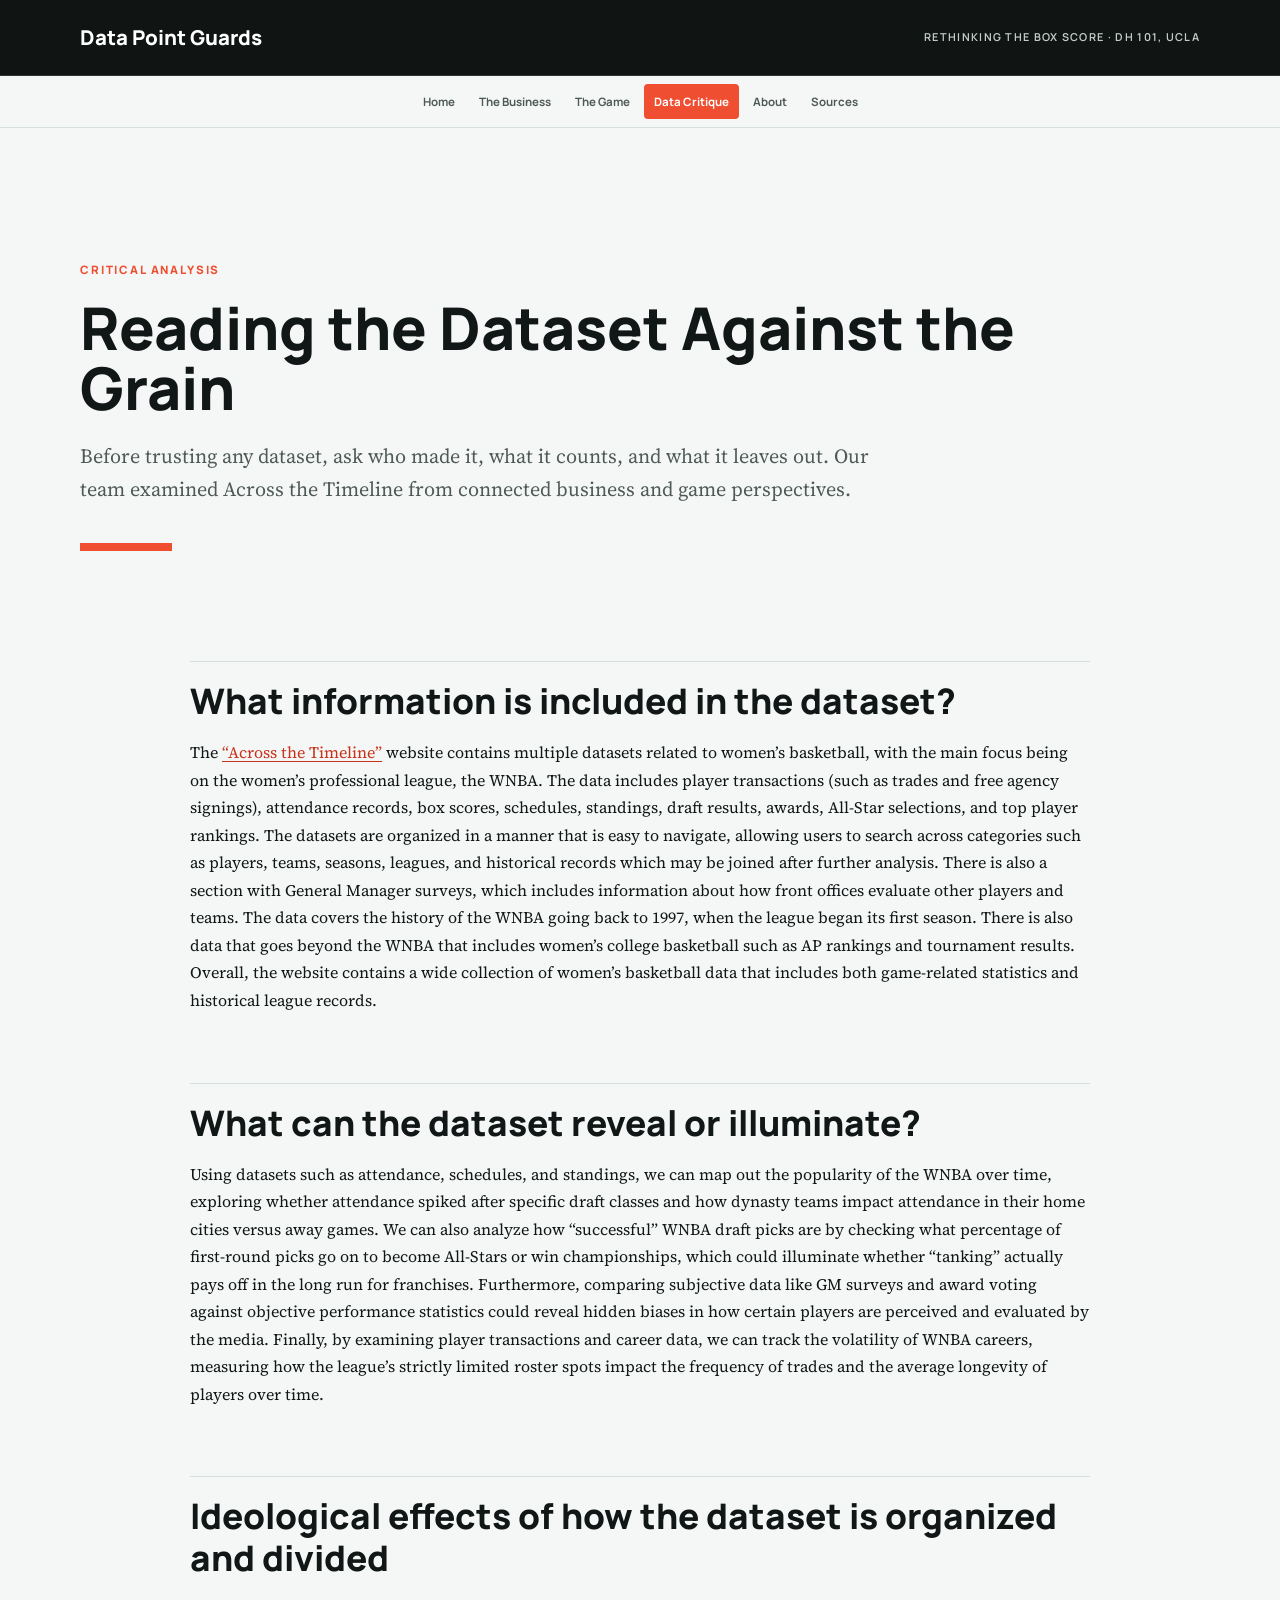
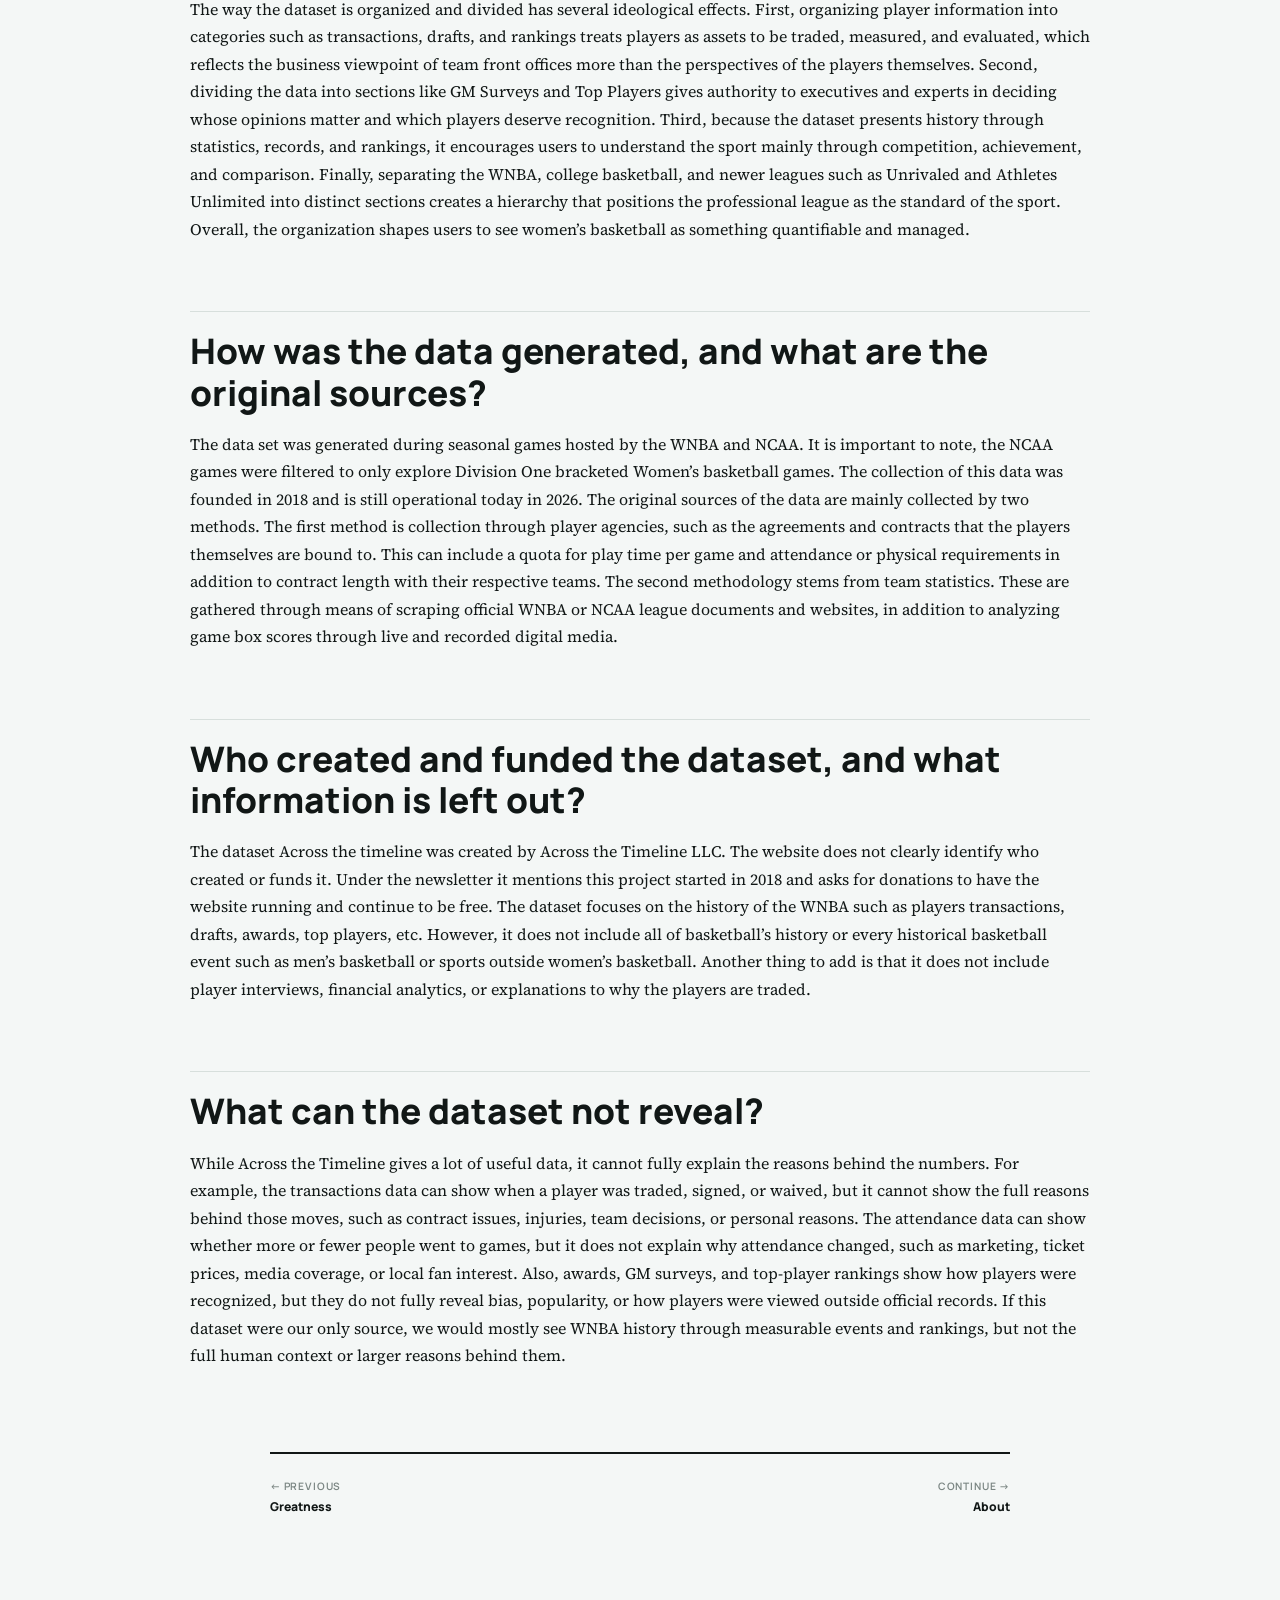
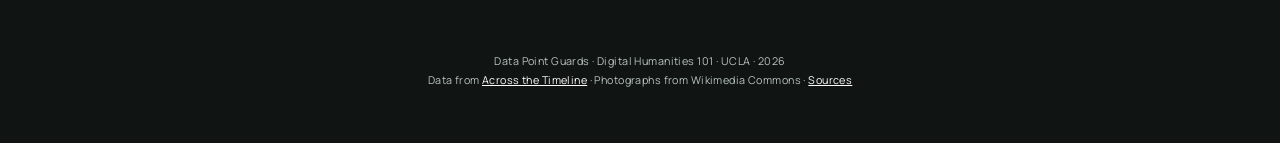
<file: data-critique.html>
<!DOCTYPE html>
<html lang="en">
<head>
<meta charset="UTF-8">
<meta name="viewport" content="width=device-width, initial-scale=1.0">
<title>Data Critique — Data Point Guards</title>
<link href="https://fonts.googleapis.com/css2?family=Manrope:wght@400;600;700;800&amp;family=Source+Serif+4:opsz,wght@8..60,400;8..60,600&amp;display=swap" rel="stylesheet">
<link rel="stylesheet" href="style.css?v=36">
</head>
<body>

<div id="progress"></div>

<div class="masthead">
  <div class="brand"><a href="index.html">Data Point Guards</a></div>
  <div class="tagline">Rethinking the Box Score &middot; DH 101, UCLA</div>
</div>

<nav>
  <a href="index.html">Home</a>
  <a href="business.html">The Business</a>
  <a href="game.html">The Game</a>
  <a href="data-critique.html" class="here">Data Critique</a>
  <a href="about.html">About</a>
  <a href="sources.html">Sources</a>
</nav>

<div class="page-head">
  <div class="kicker">Critical Analysis</div>
  <h1>Reading the Dataset Against the Grain</h1>
  <p class="dek">Before trusting any dataset, ask who made it, what it counts, and what
  it leaves out. Our team examined Across the Timeline from connected business and game perspectives.</p>
</div>

<div class="story">

  <h2>What information is included in the dataset?</h2>
  <p>The <a href="https://www.acrossthetimeline.com/">&ldquo;Across the
  Timeline&rdquo;</a> website contains multiple datasets related to
  women&rsquo;s basketball, with the main focus being on the women&rsquo;s professional
  league, the WNBA. The data includes player transactions (such as trades and free agency
  signings), attendance records, box scores, schedules, standings, draft results, awards,
  All-Star selections, and top player rankings. The datasets are organized in a manner
  that is easy to navigate, allowing users to search across categories such as players,
  teams, seasons, leagues, and historical records which may be joined after further
  analysis. There is also a section with General Manager surveys, which includes
  information about how front offices evaluate other players and teams. The data covers
  the history of the WNBA going back to 1997, when the league began its first season.
  There is also data that goes beyond the WNBA that includes women&rsquo;s college
  basketball such as AP rankings and tournament results. Overall, the website contains a
  wide collection of women&rsquo;s basketball data that includes both game-related
  statistics and historical league records.</p>

  <h2>What can the dataset reveal or illuminate?</h2>
  <p>Using datasets such as attendance, schedules, and standings, we can map out the
  popularity of the WNBA over time, exploring whether attendance spiked after specific
  draft classes and how dynasty teams impact attendance in their home cities versus away
  games. We can also analyze how &ldquo;successful&rdquo; WNBA draft picks are by
  checking what percentage of first-round picks go on to become All-Stars or win
  championships, which could illuminate whether &ldquo;tanking&rdquo; actually pays off
  in the long run for franchises. Furthermore, comparing subjective data like GM surveys
  and award voting against objective performance statistics could reveal hidden biases in
  how certain players are perceived and evaluated by the media. Finally, by examining
  player transactions and career data, we can track the volatility of WNBA careers,
  measuring how the league&rsquo;s strictly limited roster spots impact the frequency of
  trades and the average longevity of players over time.</p>

  <h2>Ideological effects of how the dataset is organized and divided</h2>
  <p>The way the dataset is organized and divided has several ideological effects. First,
  organizing player information into categories such as transactions, drafts, and
  rankings treats players as assets to be traded, measured, and evaluated, which reflects
  the business viewpoint of team front offices more than the perspectives of the players
  themselves. Second, dividing the data into sections like GM Surveys and Top Players
  gives authority to executives and experts in deciding whose opinions matter and which
  players deserve recognition. Third, because the dataset presents history through
  statistics, records, and rankings, it encourages users to understand the sport mainly
  through competition, achievement, and comparison. Finally, separating the WNBA, college
  basketball, and newer leagues such as Unrivaled and Athletes Unlimited into distinct
  sections creates a hierarchy that positions the professional league as the standard of
  the sport. Overall, the organization shapes users to see women&rsquo;s basketball as
  something quantifiable and managed.</p>

  <h2>How was the data generated, and what are the original sources?</h2>
  <p>The data set was generated during seasonal games hosted by the WNBA and NCAA. It is
  important to note, the NCAA games were filtered to only explore Division One bracketed
  Women&rsquo;s basketball games. The collection of this data was founded in 2018 and is
  still operational today in 2026. The original sources of the data are mainly collected
  by two methods. The first method is collection through player agencies, such as the
  agreements and contracts that the players themselves are bound to. This can include a
  quota for play time per game and attendance or physical requirements in addition to
  contract length with their respective teams. The second methodology stems from team
  statistics. These are gathered through means of scraping official WNBA or NCAA league
  documents and websites, in addition to analyzing game box scores through live and
  recorded digital media.</p>

  <h2>Who created and funded the dataset, and what information is left out?</h2>
  <p>The dataset Across the timeline was created by Across the Timeline LLC. The website
  does not clearly identify who created or funds it. Under the newsletter it mentions
  this project started in 2018 and asks for donations to have the website running and
  continue to be free. The dataset focuses on the history of the WNBA such as players
  transactions, drafts, awards, top players, etc. However, it does not include all of
  basketball&rsquo;s history or every historical basketball event such as men&rsquo;s
  basketball or sports outside women&rsquo;s basketball. Another thing to add is that it
  does not include player interviews, financial analytics, or explanations to why the
  players are traded.</p>

  <h2>What can the dataset not reveal?</h2>
  <p>While Across the Timeline gives a lot of useful data, it cannot fully explain the
  reasons behind the numbers. For example, the transactions data can show when a player
  was traded, signed, or waived, but it cannot show the full reasons behind those moves,
  such as contract issues, injuries, team decisions, or personal reasons. The attendance
  data can show whether more or fewer people went to games, but it does not explain why
  attendance changed, such as marketing, ticket prices, media coverage, or local fan
  interest. Also, awards, GM surveys, and top-player rankings show how players were
  recognized, but they do not fully reveal bias, popularity, or how players were viewed
  outside official records. If this dataset were our only source, we would mostly see
  WNBA history through measurable events and rankings, but not the full human context or
  larger reasons behind them.</p>

</div>

<div class="pager">
  <a href="greatness.html"><span>&larr; Previous</span>Greatness</a>
  <a href="about.html"><span>Continue &rarr;</span>About</a>
</div>

<footer>
  Data Point Guards &middot; Digital Humanities 101 &middot; UCLA &middot; 2026<br>
  Data from <a href="https://www.acrossthetimeline.com/">Across the Timeline</a> &middot;
  Photographs from Wikimedia Commons &middot; <a href="sources.html">Sources</a>
</footer>

<script>
  window.addEventListener('scroll', function () {
    var h = document.documentElement;
    document.getElementById('progress').style.width =
      (h.scrollTop / (h.scrollHeight - h.clientHeight) * 100) + '%';
  });
</script>

<script src="site.js?v=16"></script>
</body>
</html>
</file>
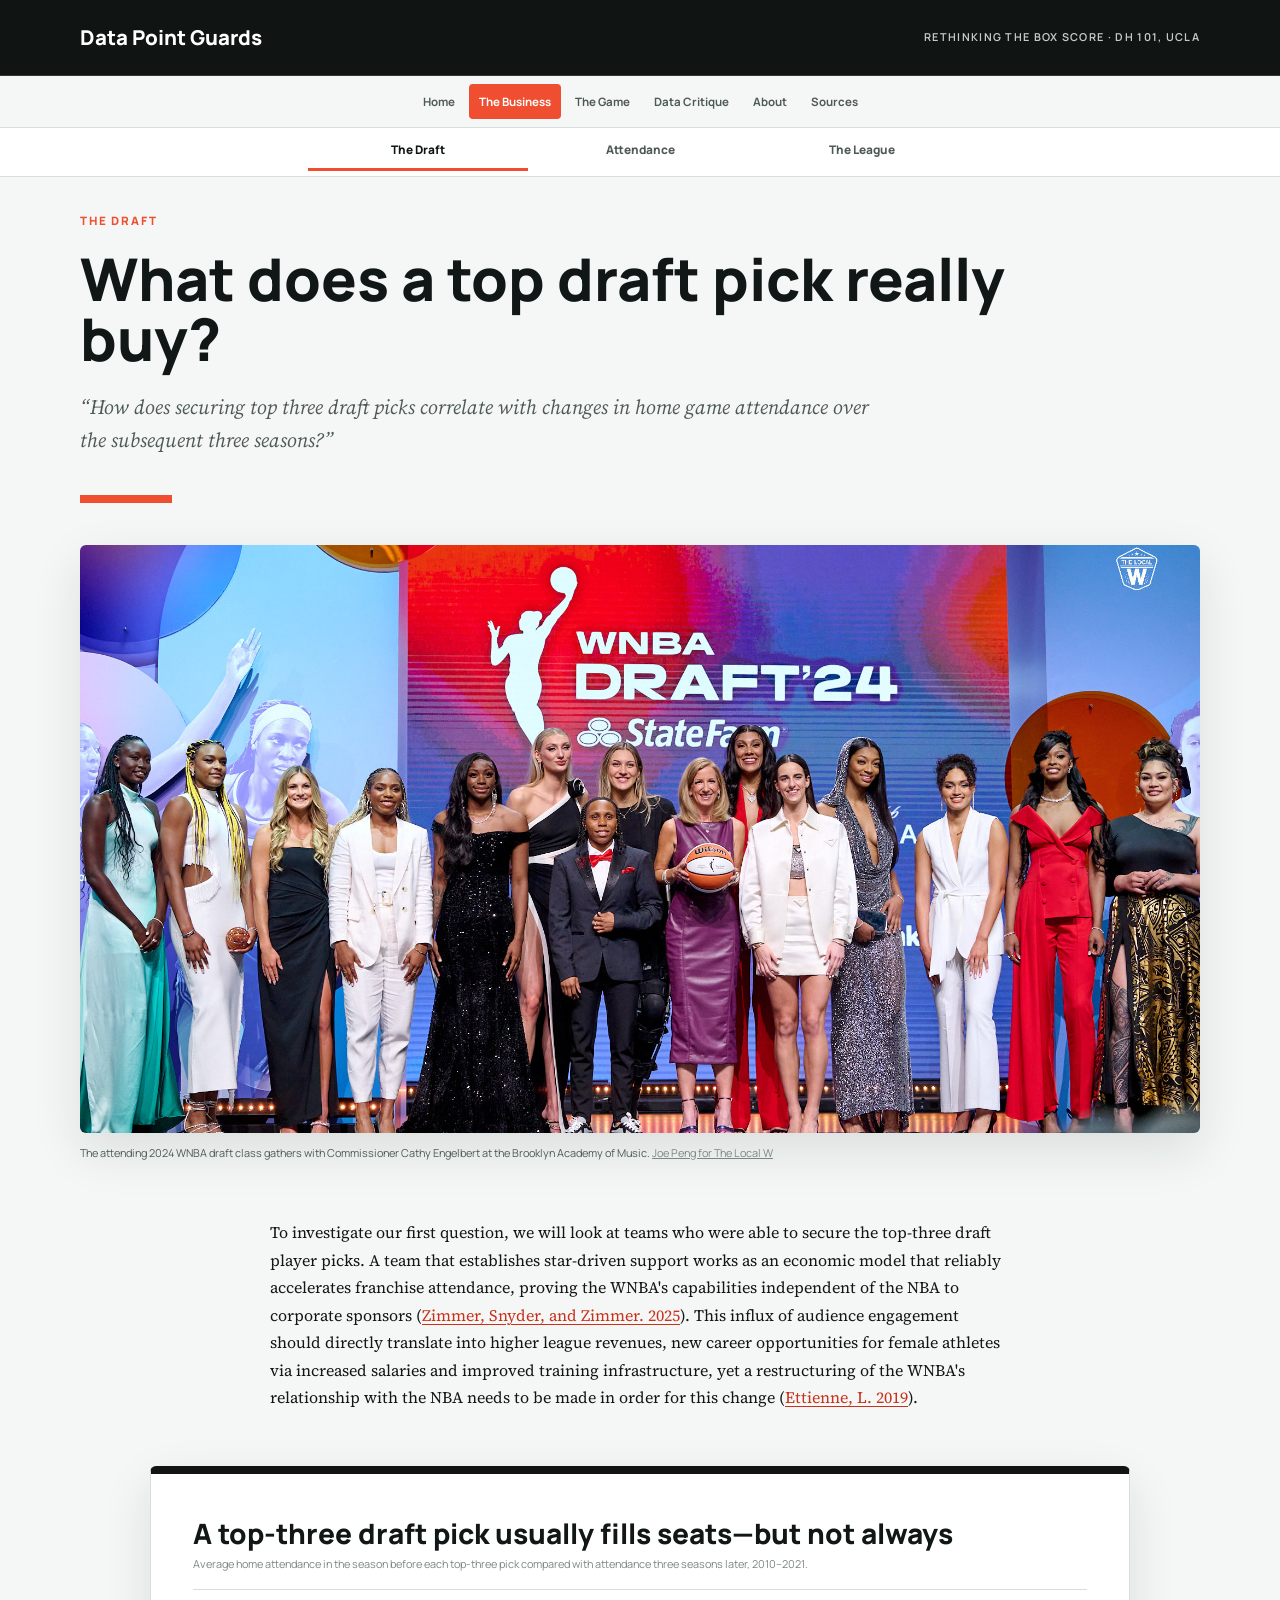
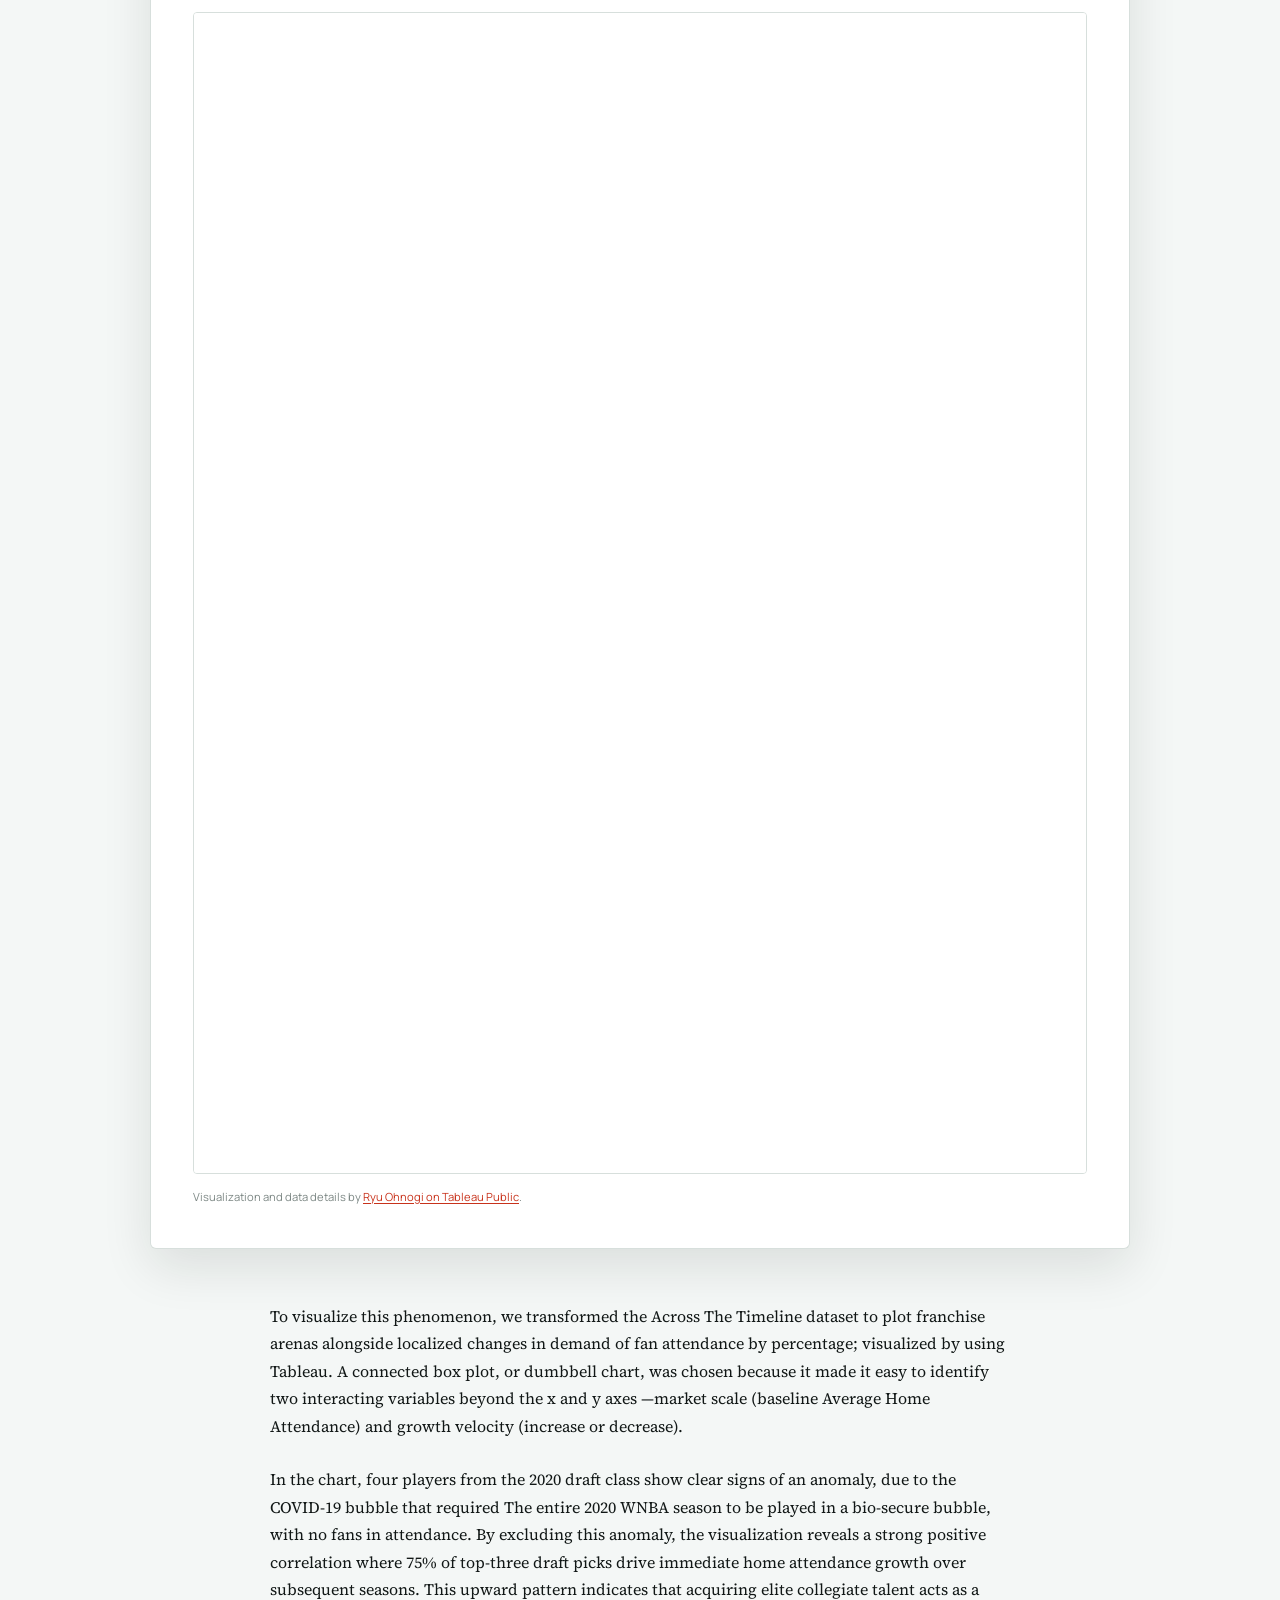
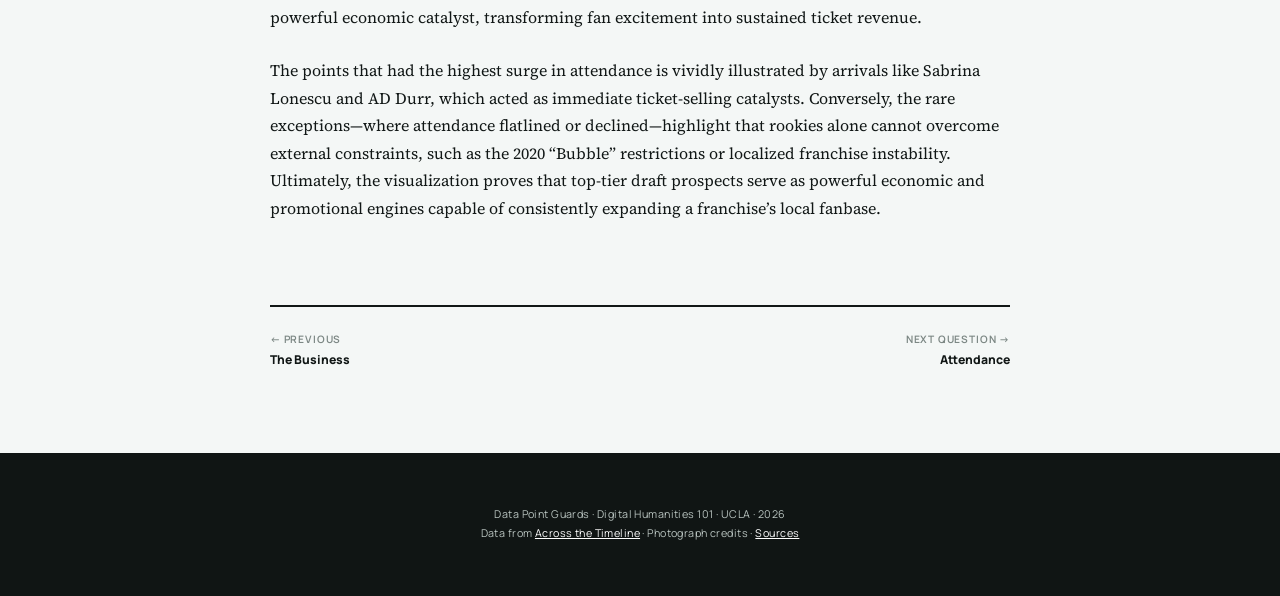
<file: draft.html>
<!DOCTYPE html>
<html lang="en">
<head>
<meta charset="UTF-8">
<meta name="viewport" content="width=device-width, initial-scale=1.0">
<title>The Draft — Data Point Guards</title>
<link href="https://fonts.googleapis.com/css2?family=Manrope:wght@400;600;700;800&amp;family=Source+Serif+4:opsz,wght@8..60,400;8..60,600&amp;display=swap" rel="stylesheet">
<link rel="stylesheet" href="style.css?v=36">
</head>
<body>

<div id="progress"></div>

<div class="masthead">
  <div class="brand"><a href="index.html">Data Point Guards</a></div>
  <div class="tagline">Rethinking the Box Score &middot; DH 101, UCLA</div>
</div>

<nav>
  <a href="index.html">Home</a>
  <a href="business.html" class="here">The Business</a>
  <a href="game.html">The Game</a>
  <a href="data-critique.html">Data Critique</a>
  <a href="about.html">About</a>
  <a href="sources.html">Sources</a>
</nav>

<div class="topic-nav" aria-label="The Business topics">
  <a href="draft.html" class="current">The Draft</a>
  <a href="attendance.html">Attendance</a>
  <a href="league.html">The League</a>
</div>

<div class="page-head">
  <div class="kicker">The Draft</div>
  <h1>What does a top draft pick really buy?</h1>
  <p class="dek"><em>&ldquo;How does securing top three draft picks correlate with changes in home game attendance over the subsequent three seasons?&rdquo;</em></p>
</div>

<figure>
  <img src="fig-draft.jpg" alt="The 2024 WNBA draft class poses together on stage with Commissioner Cathy Engelbert">
  <figcaption>The attending 2024 WNBA draft class gathers with Commissioner Cathy Engelbert at the Brooklyn Academy of Music. <span class="credit"><a href="https://thelocalw.com/come-along-with-me-to-the-2024-wnba-draft-live-diary-ny-liberty/">Joe Peng for The Local W</a></span></figcaption>
</figure>

<div class="story">
  <p>To investigate our first question, we will look at teams who were able to secure the top-three draft player picks. A team that establishes star-driven support works as an economic model that reliably accelerates franchise attendance, proving the WNBA's capabilities independent of the NBA to corporate sponsors (<a href="http://www.accessecon.com/Pubs/EB/2025/Volume45/EB-25-V45-I2-P68.pdf">Zimmer, Snyder, and Zimmer. 2025</a>). This influx of audience engagement should directly translate into higher league revenues, new career opportunities for female athletes via increased salaries and improved training infrastructure, yet a restructuring of the WNBA's relationship with the NBA needs to be made in order for this change (<a href="https://digitalcommons.pepperdine.edu/drlj/vol19/iss2/2/">Ettienne, L. 2019</a>).</p>
</div>

<section class="chart-block">
  <div class="chart-title">A top-three draft pick usually fills seats&mdash;but not always</div>
  <div class="chart-sub">Average home attendance in the season before each top-three
  pick compared with attendance three seasons later, 2010&ndash;2021.</div>
  <div class="viz-media tableau-scroll-mobile">
    <div class="tableauPlaceholder" id="tableau-draft-attendance">
      <noscript>
        <a href="https://public.tableau.com/app/profile/ryu.ohnogi/viz/DH_DPG_Draft/Sheet1">
          <img src="https://public.tableau.com/static/images/DH/DH_DPG_Draft/Sheet1/1_rss.png" alt="Dumbbell chart comparing home attendance before and after top-three WNBA draft picks">
        </a>
      </noscript>
      <object class="tableauViz">
        <param name="host_url" value="https%3A%2F%2Fpublic.tableau.com%2F">
        <param name="embed_code_version" value="3">
        <param name="site_root" value="">
        <param name="name" value="DH_DPG_Draft/Sheet1">
        <param name="tabs" value="no">
        <param name="toolbar" value="yes">
        <param name="static_image" value="https://public.tableau.com/static/images/DH/DH_DPG_Draft/Sheet1/1.png">
        <param name="animate_transition" value="yes">
        <param name="display_static_image" value="yes">
        <param name="display_spinner" value="yes">
        <param name="display_overlay" value="yes">
        <param name="display_count" value="yes">
        <param name="language" value="en-US">
        <param name="filter" value="publish=yes">
      </object>
    </div>
  </div>
  <p class="viz-source">Visualization and data details by
  <a href="https://public.tableau.com/app/profile/ryu.ohnogi/viz/DH_DPG_Draft/Sheet1">Ryu Ohnogi on Tableau Public</a>.</p>
</section>

<div class="story">
  <p>To visualize this phenomenon, we transformed the Across The Timeline dataset to plot franchise arenas alongside localized changes in demand of fan attendance by percentage; visualized by using Tableau. A connected box plot, or dumbbell chart, was chosen because it made it easy to identify two interacting variables beyond the x and y axes &mdash;market scale (baseline Average Home Attendance) and growth velocity (increase or decrease).</p>

  <p>In the chart, four players from the 2020 draft class show clear signs of an anomaly, due to the COVID-19 bubble that required The entire 2020 WNBA season to be played in a bio-secure bubble, with no fans in attendance. By excluding this anomaly, the visualization reveals a strong positive correlation where 75% of top-three draft picks drive immediate home attendance growth over subsequent seasons. This upward pattern indicates that acquiring elite collegiate talent acts as a powerful economic catalyst, transforming fan excitement into sustained ticket revenue.</p>

  <p>The points that had the highest surge in attendance is vividly illustrated by arrivals like Sabrina Lonescu and AD Durr, which acted as immediate ticket-selling catalysts. Conversely, the rare exceptions&mdash;where attendance flatlined or declined&mdash;highlight that rookies alone cannot overcome external constraints, such as the 2020 &ldquo;Bubble&rdquo; restrictions or localized franchise instability. Ultimately, the visualization proves that top-tier draft prospects serve as powerful economic and promotional engines capable of consistently expanding a franchise&rsquo;s local fanbase.</p>
</div>

<div class="pager">
  <a href="business.html"><span>&larr; Previous</span>The Business</a>
  <a href="attendance.html"><span>Next question &rarr;</span>Attendance</a>
</div>

<footer>
  Data Point Guards &middot; Digital Humanities 101 &middot; UCLA &middot; 2026<br>
  Data from <a href="https://www.acrossthetimeline.com/">Across the Timeline</a> &middot;
  Photograph credits &middot; <a href="sources.html">Sources</a>
</footer>

<script>
  (function () {
    var embed = document.getElementById('tableau-draft-attendance');
    var viz = embed.querySelector('object');

    function sizeEmbed() {
      var ratio = window.innerWidth < 700 ? 1.75 : 1.3;
      viz.style.width = '100%';
      viz.style.height = Math.max(820, Math.round(embed.offsetWidth * ratio)) + 'px';
    }

    sizeEmbed();
    window.addEventListener('resize', sizeEmbed);

    var script = document.createElement('script');
    script.src = 'https://public.tableau.com/javascripts/api/viz_v1.js';
    embed.appendChild(script);
  }());
</script>

<script src="site.js?v=16"></script>
</body>
</html>
</file>
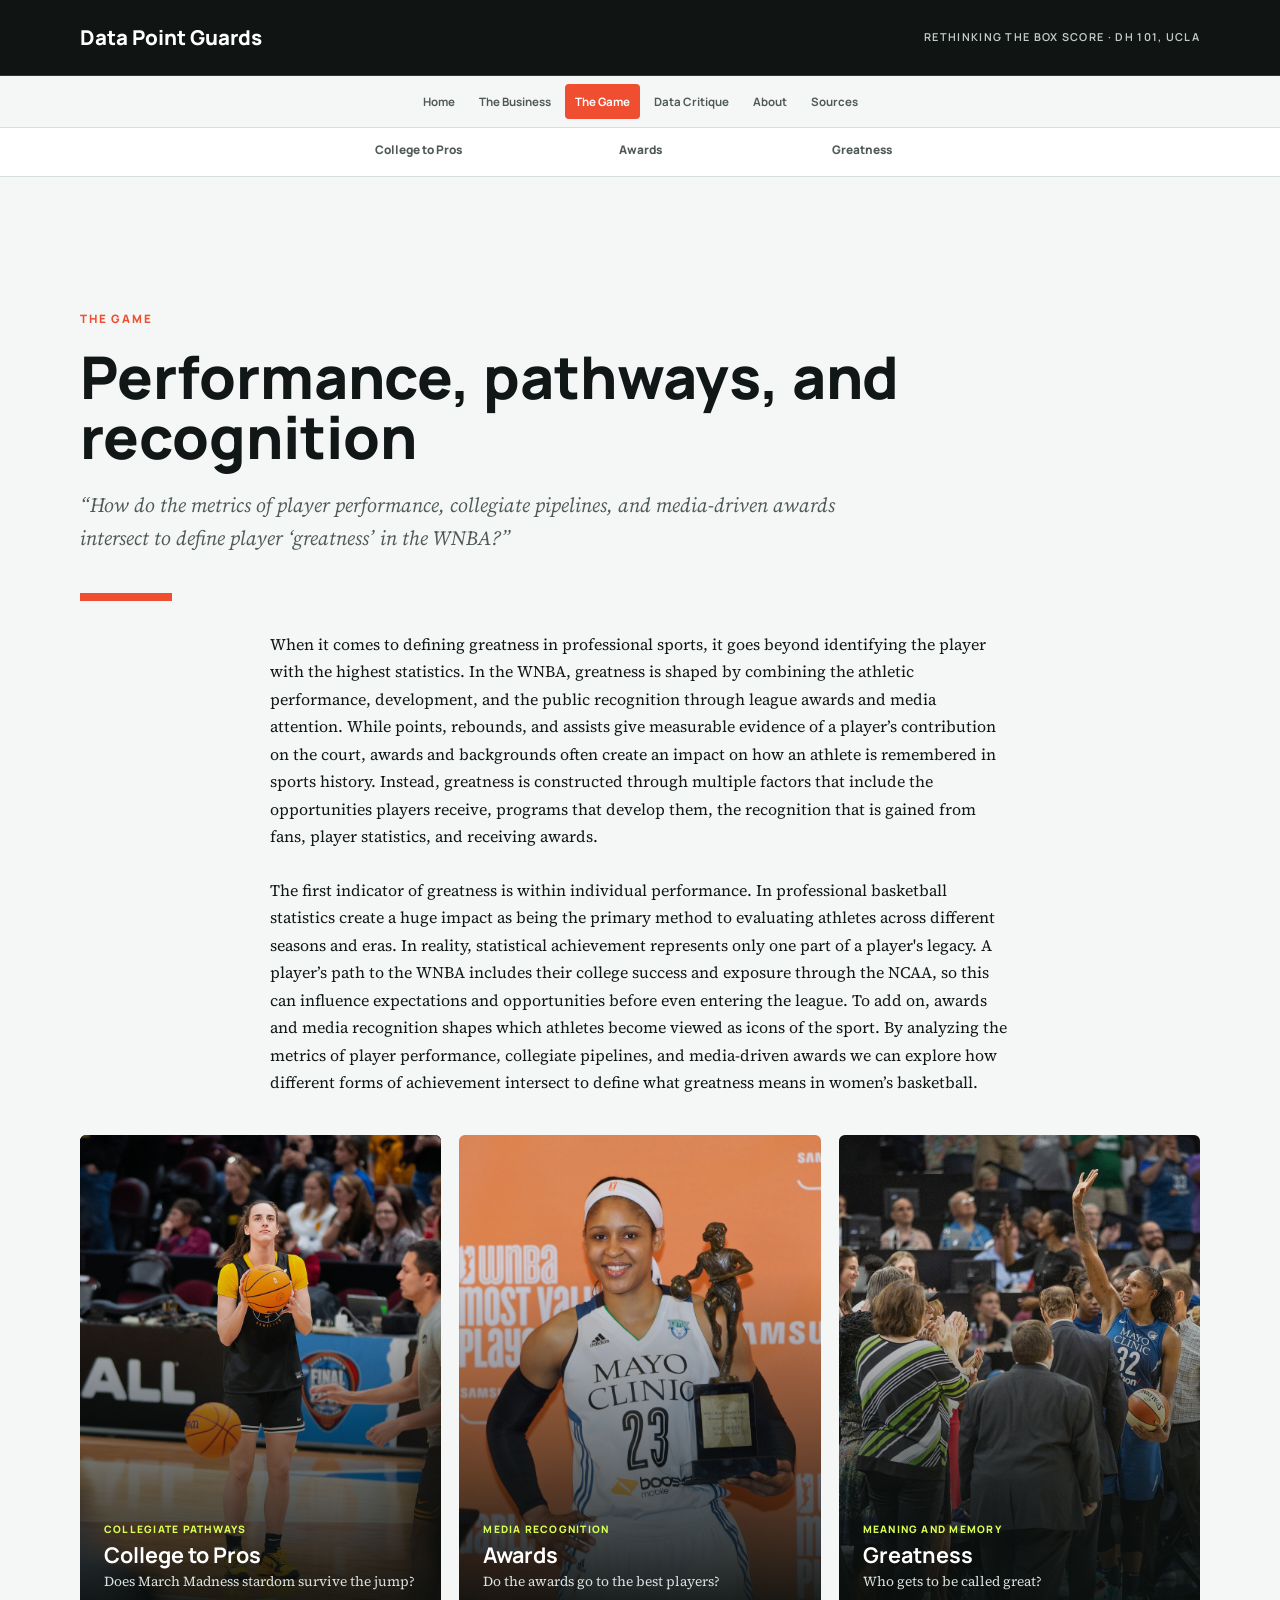
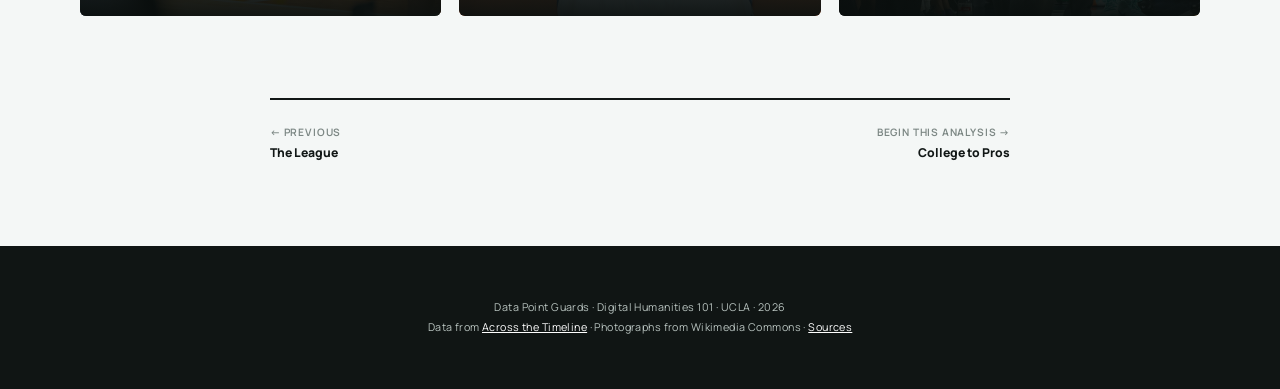
<file: game.html>
<!DOCTYPE html>
<html lang="en">
<head>
<meta charset="UTF-8">
<meta name="viewport" content="width=device-width, initial-scale=1.0">
<title>The Game — Data Point Guards</title>
<link href="https://fonts.googleapis.com/css2?family=Manrope:wght@400;600;700;800&amp;family=Source+Serif+4:opsz,wght@8..60,400;8..60,600&amp;display=swap" rel="stylesheet">
<link rel="stylesheet" href="style.css?v=36">
</head>
<body>

<div id="progress"></div>

<div class="masthead">
  <div class="brand"><a href="index.html">Data Point Guards</a></div>
  <div class="tagline">Rethinking the Box Score &middot; DH 101, UCLA</div>
</div>

<nav>
  <a href="index.html">Home</a>
  <a href="business.html">The Business</a>
  <a href="game.html" class="here">The Game</a>
  <a href="data-critique.html">Data Critique</a>
  <a href="about.html">About</a>
  <a href="sources.html">Sources</a>
</nav>

<div class="topic-nav" aria-label="The Game topics">
  <a href="college.html">College to Pros</a>
  <a href="awards.html">Awards</a>
  <a href="greatness.html">Greatness</a>
</div>

<div class="page-head analysis-head">
  <div class="kicker">The Game</div>
  <h1>Performance, pathways, and recognition</h1>
  <p class="dek"><em>&ldquo;How do the metrics of player performance, collegiate pipelines, and media-driven awards intersect to define player &lsquo;greatness&rsquo; in the WNBA?&rdquo;</em></p>
</div>

<div class="story analysis-intro">
  <p>When it comes to defining greatness in professional sports, it goes beyond identifying the player with the highest statistics. In the WNBA, greatness is shaped by combining the athletic performance, development, and the public recognition through league awards and media attention. While points, rebounds, and assists give measurable evidence of a player&rsquo;s contribution on the court, awards and backgrounds often create an impact on how an athlete is remembered in sports history. Instead, greatness is constructed through multiple factors that include the opportunities players receive, programs that develop them, the recognition that is gained from fans, player statistics, and receiving awards.</p>

  <p>The first indicator of greatness is within individual performance. In professional basketball statistics create a huge impact as being the primary method to evaluating athletes across different seasons and eras. In reality, statistical achievement represents only one part of a player's legacy. A player&rsquo;s path to the WNBA includes their college success and exposure through the NCAA, so this can influence expectations and opportunities before even entering the league. To add on, awards and media recognition shapes which athletes become viewed as icons of the sport. By analyzing the metrics of player performance, collegiate pipelines, and media-driven awards we can explore how different forms of achievement intersect to define what greatness means in women&rsquo;s basketball.</p>
</div>

<div class="hub-grid">
  <a href="college.html">
    <img src="fig-college.jpg" alt="Caitlin Clark warms up on court during the 2024 NCAA women's basketball championship weekend">
    <span class="chapter-copy"><small>Collegiate pathways</small><strong>College to Pros</strong><em>Does March Madness stardom survive the jump?</em></span>
  </a>
  <a href="awards.html">
    <img src="fig-awards.jpg" alt="Maya Moore holds her 2014 WNBA Most Valuable Player trophy">
    <span class="chapter-copy"><small>Media recognition</small><strong>Awards</strong><em>Do the awards go to the best players?</em></span>
  </a>
  <a href="greatness.html">
    <img src="fig-great.jpg" alt="Rebekkah Brunson is recognized after setting the WNBA career rebounding record">
    <span class="chapter-copy"><small>Meaning and memory</small><strong>Greatness</strong><em>Who gets to be called great?</em></span>
  </a>
</div>

<div class="pager">
  <a href="league.html"><span>&larr; Previous</span>The League</a>
  <a href="college.html"><span>Begin this analysis &rarr;</span>College to Pros</a>
</div>

<footer>
  Data Point Guards &middot; Digital Humanities 101 &middot; UCLA &middot; 2026<br>
  Data from <a href="https://www.acrossthetimeline.com/">Across the Timeline</a> &middot;
  Photographs from Wikimedia Commons &middot; <a href="sources.html">Sources</a>
</footer>

<script src="site.js?v=16"></script>
</body>
</html>
</file>
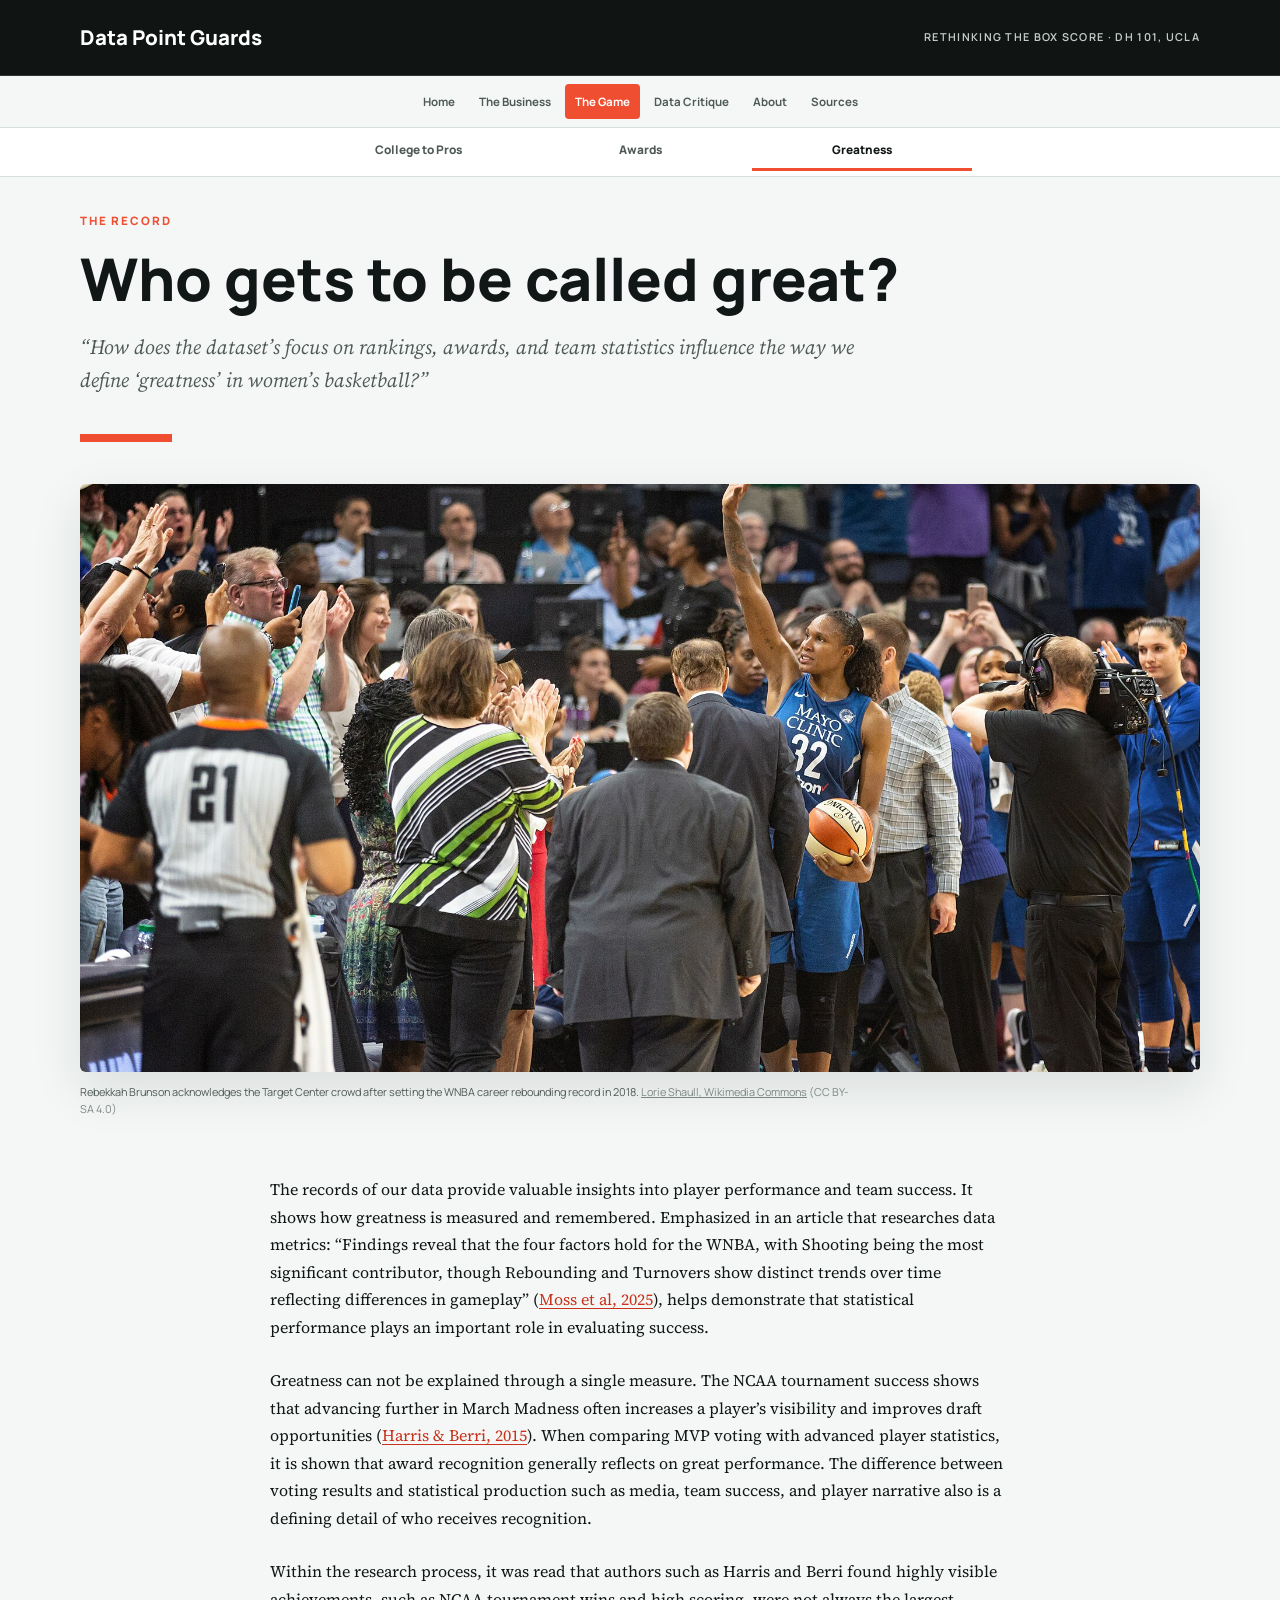
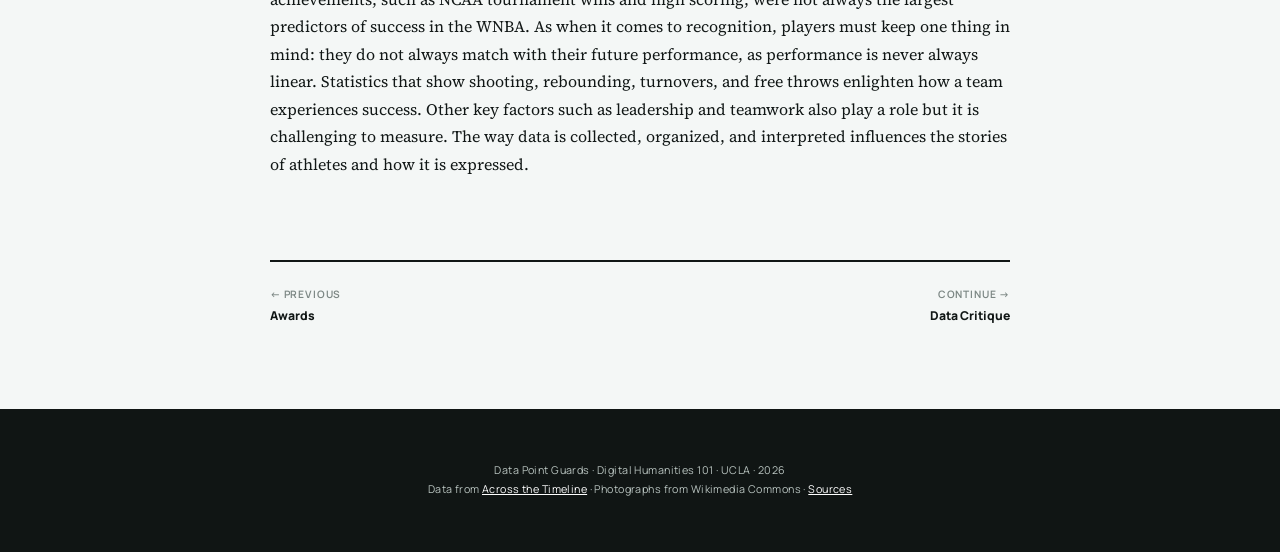
<file: greatness.html>
<!DOCTYPE html>
<html lang="en">
<head>
<meta charset="UTF-8">
<meta name="viewport" content="width=device-width, initial-scale=1.0">
<title>Greatness — Data Point Guards</title>
<link href="https://fonts.googleapis.com/css2?family=Manrope:wght@400;600;700;800&amp;family=Source+Serif+4:opsz,wght@8..60,400;8..60,600&amp;display=swap" rel="stylesheet">
<link rel="stylesheet" href="style.css?v=36">
</head>
<body>

<div id="progress"></div>

<div class="masthead">
  <div class="brand"><a href="index.html">Data Point Guards</a></div>
  <div class="tagline">Rethinking the Box Score &middot; DH 101, UCLA</div>
</div>

<nav>
  <a href="index.html">Home</a>
  <a href="business.html">The Business</a>
  <a href="game.html" class="here">The Game</a>
  <a href="data-critique.html">Data Critique</a>
  <a href="about.html">About</a>
  <a href="sources.html">Sources</a>
</nav>

<div class="topic-nav" aria-label="The Game topics">
  <a href="college.html">College to Pros</a>
  <a href="awards.html">Awards</a>
  <a href="greatness.html" class="current">Greatness</a>
</div>

<div class="page-head">
  <div class="kicker">The Record</div>
  <h1>Who gets to be called great?</h1>
  <p class="dek"><em>&ldquo;How does the dataset&rsquo;s focus on rankings, awards, and
  team statistics influence the way we define &lsquo;greatness&rsquo; in women&rsquo;s
  basketball?&rdquo;</em></p>
</div>

<figure>
  <img src="fig-great.jpg" alt="Rebekkah Brunson is recognized after setting the WNBA career rebounding record">
  <figcaption>Rebekkah Brunson acknowledges the Target Center crowd after setting the
  WNBA career rebounding record in 2018. <span class="credit"><a
  href="https://commons.wikimedia.org/wiki/File:Rebekkah_Brunson_acknowledges_the_crowd_at_Target_Center_after_setting_the_WNBA_record_for_rebounds.jpg">Lorie
  Shaull, Wikimedia Commons</a> (CC BY-SA 4.0)</span></figcaption>
</figure>

<div class="story">
  <p>The records of our data provide valuable insights into player performance and team success. It shows how greatness is measured and remembered. Emphasized in an article that researches data metrics: &ldquo;Findings reveal that the four factors hold for the WNBA, with Shooting being the most significant contributor, though Rebounding and Turnovers show distinct trends over time reflecting differences in gameplay&rdquo; (<a href="https://doi.org/10.21818/001c.133764">Moss et al, 2025</a>), helps demonstrate that statistical performance plays an important role in evaluating success.</p>

  <p>Greatness can not be explained through a single measure. The NCAA tournament success shows that advancing further in March Madness often increases a player&rsquo;s visibility and improves draft opportunities (<a href="https://doi.org/10.1177/155862351501000401">Harris &amp; Berri, 2015</a>). When comparing MVP voting with advanced player statistics, it is shown that award recognition generally reflects on great performance. The difference between voting results and statistical production such as media, team success, and player narrative also is a defining detail of who receives recognition.</p>

  <p>Within the research process, it was read that authors such as Harris and Berri found highly visible achievements, such as NCAA tournament wins and high scoring, were not always the largest predictors of success in the WNBA. As when it comes to recognition, players must keep one thing in mind: they do not always match with their future performance, as performance is never always linear. Statistics that show shooting, rebounding, turnovers, and free throws enlighten how a team experiences success. Other key factors such as leadership and teamwork also play a role but it is challenging to measure. The way data is collected, organized, and interpreted influences the stories of athletes and how it is expressed.</p>
</div>

<div class="pager">
  <a href="awards.html"><span>&larr; Previous</span>Awards</a>
  <a href="data-critique.html"><span>Continue &rarr;</span>Data Critique</a>
</div>

<footer>
  Data Point Guards &middot; Digital Humanities 101 &middot; UCLA &middot; 2026<br>
  Data from <a href="https://www.acrossthetimeline.com/">Across the Timeline</a> &middot;
  Photographs from Wikimedia Commons &middot; <a href="sources.html">Sources</a>
</footer>

<script src="site.js?v=16"></script>
</body>
</html>
</file>
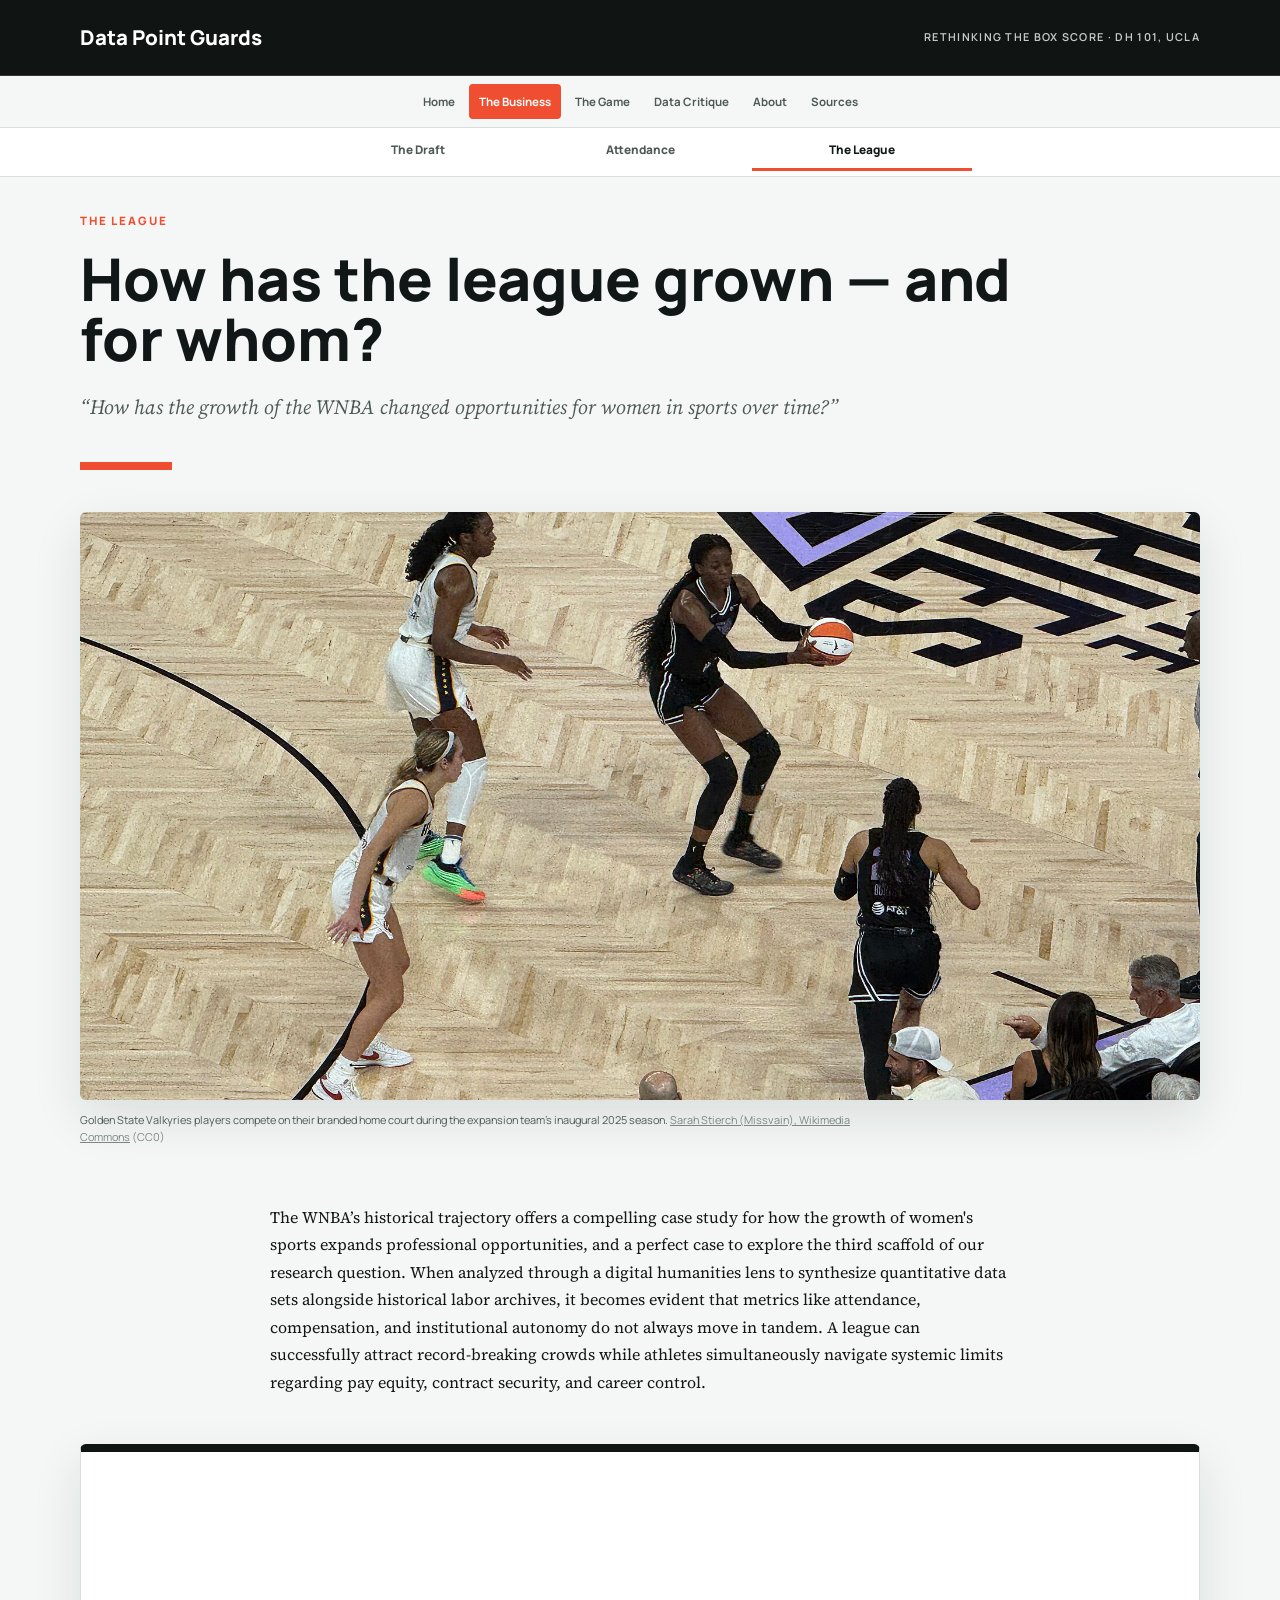
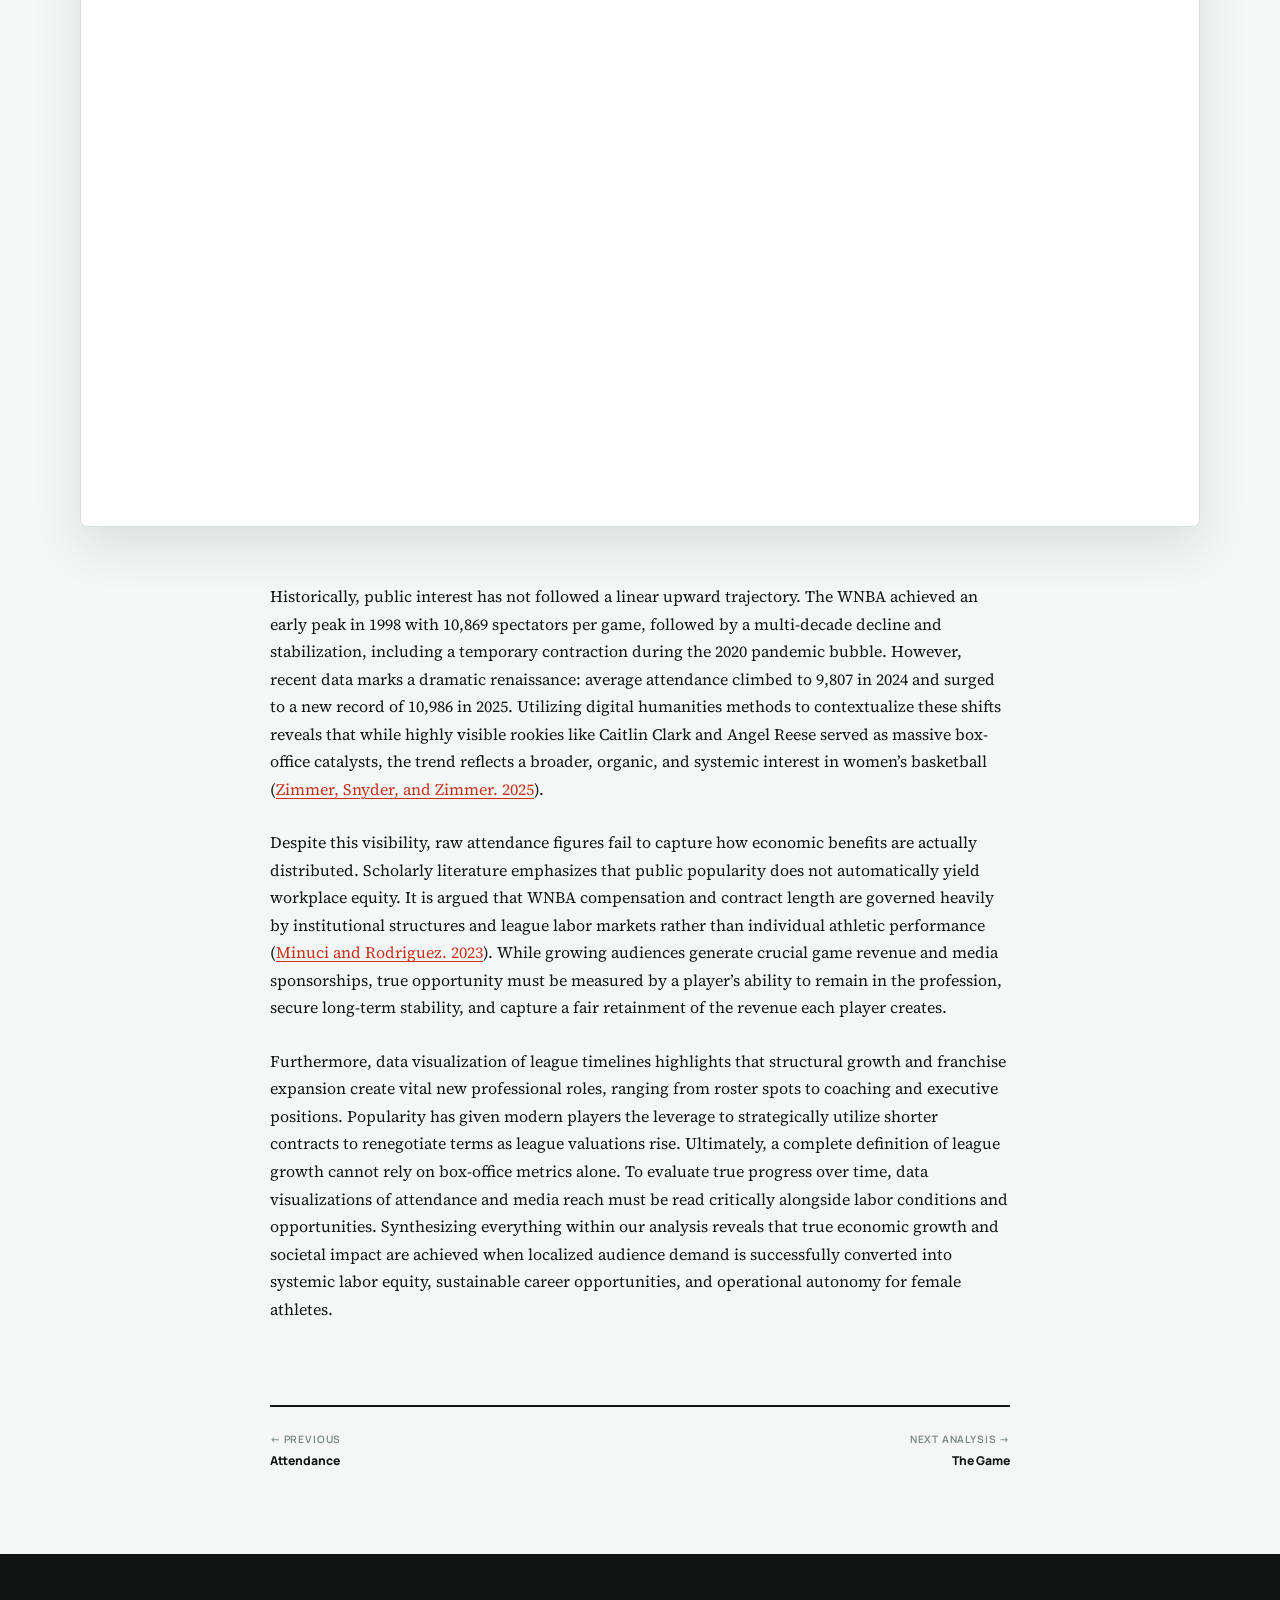
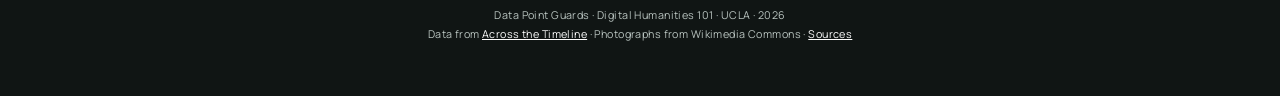
<file: league.html>
<!DOCTYPE html>
<html lang="en">
<head>
<meta charset="UTF-8">
<meta name="viewport" content="width=device-width, initial-scale=1.0">
<title>The League — Data Point Guards</title>
<link href="https://fonts.googleapis.com/css2?family=Manrope:wght@400;600;700;800&amp;family=Source+Serif+4:opsz,wght@8..60,400;8..60,600&amp;display=swap" rel="stylesheet">
<link rel="stylesheet" href="style.css?v=36">
</head>
<body>

<div id="progress"></div>

<div class="masthead">
  <div class="brand"><a href="index.html">Data Point Guards</a></div>
  <div class="tagline">Rethinking the Box Score &middot; DH 101, UCLA</div>
</div>

<nav>
  <a href="index.html">Home</a>
  <a href="business.html" class="here">The Business</a>
  <a href="game.html">The Game</a>
  <a href="data-critique.html">Data Critique</a>
  <a href="about.html">About</a>
  <a href="sources.html">Sources</a>
</nav>

<div class="topic-nav" aria-label="The Business topics">
  <a href="draft.html">The Draft</a>
  <a href="attendance.html">Attendance</a>
  <a href="league.html" class="current">The League</a>
</div>

<div class="page-head">
  <div class="kicker">The League</div>
  <h1>How has the league grown &mdash; and for whom?</h1>
  <p class="dek"><em>&ldquo;How has the growth of the WNBA changed opportunities for women in sports over time?&rdquo;</em></p>
</div>

<figure>
  <img src="fig-league.jpg" alt="Golden State Valkyries players compete on their branded home court during the expansion team's inaugural season">
  <figcaption>Golden State Valkyries players compete on their branded home court during the expansion team&rsquo;s inaugural 2025 season. <span class="credit"><a href="https://commons.wikimedia.org/wiki/File:Indiana_Fever_at_Golden_State_Valkyries_-_August_2025_-_Sarah_Stierch_13.jpg">Sarah Stierch (Missvain), Wikimedia Commons</a> (CC0)</span></figcaption>
</figure>

<div class="story">
  <p>The WNBA&rsquo;s historical trajectory offers a compelling case study for how the growth of women's sports expands professional opportunities, and a perfect case to explore the third scaffold of our research question. When analyzed through a digital humanities lens to synthesize quantitative data sets alongside historical labor archives, it becomes evident that metrics like attendance, compensation, and institutional autonomy do not always move in tandem. A league can successfully attract record-breaking crowds while athletes simultaneously navigate systemic limits regarding pay equity, contract security, and career control.</p>
</div>

<div class="timeline-embed">
  <iframe
    src="https://cdn.knightlab.com/libs/timeline3/latest/embed/index.html?source=v2%3A2PACX-1vQusfyPw5QJjgyDOsg_Q6Rroam0DcvxoNf5GSv-VgqKGV9qYaDVKlU1fvpToUoKIOFHp9H295Zg8Ew8&amp;font=Default&amp;lang=en&amp;initial_zoom=2&amp;width=100%25&amp;height=650"
    width="100%"
    height="650"
    loading="lazy"
    allowfullscreen
    title="Timeline of major events in WNBA history">
  </iframe>
</div>

<div class="story">
  <p>Historically, public interest has not followed a linear upward trajectory. The WNBA achieved an early peak in 1998 with 10,869 spectators per game, followed by a multi-decade decline and stabilization, including a temporary contraction during the 2020 pandemic bubble. However, recent data marks a dramatic renaissance: average attendance climbed to 9,807 in 2024 and surged to a new record of 10,986 in 2025. Utilizing digital humanities methods to contextualize these shifts reveals that while highly visible rookies like Caitlin Clark and Angel Reese served as massive box-office catalysts, the trend reflects a broader, organic, and systemic interest in women&rsquo;s basketball (<a href="http://www.accessecon.com/Pubs/EB/2025/Volume45/EB-25-V45-I2-P68.pdf">Zimmer, Snyder, and Zimmer. 2025</a>).</p>

  <p>Despite this visibility, raw attendance figures fail to capture how economic benefits are actually distributed. Scholarly literature emphasizes that public popularity does not automatically yield workplace equity. It is argued that WNBA compensation and contract length are governed heavily by institutional structures and league labor markets rather than individual athletic performance (<a href="https://ssrn.com/abstract=6763458">Minuci and Rodriguez. 2023</a>). While growing audiences generate crucial game revenue and media sponsorships, true opportunity must be measured by a player&rsquo;s ability to remain in the profession, secure long-term stability, and capture a fair retainment of the revenue each player creates.</p>

  <p>Furthermore, data visualization of league timelines highlights that structural growth and franchise expansion create vital new professional roles, ranging from roster spots to coaching and executive positions. Popularity has given modern players the leverage to strategically utilize shorter contracts to renegotiate terms as league valuations rise. Ultimately, a complete definition of league growth cannot rely on box-office metrics alone. To evaluate true progress over time, data visualizations of attendance and media reach must be read critically alongside labor conditions and opportunities. Synthesizing everything within our analysis reveals that true economic growth and societal impact are achieved when localized audience demand is successfully converted into systemic labor equity, sustainable career opportunities, and operational autonomy for female athletes.</p>
</div>

<div class="pager">
  <a href="attendance.html"><span>&larr; Previous</span>Attendance</a>
  <a href="game.html"><span>Next analysis &rarr;</span>The Game</a>
</div>

<footer>
  Data Point Guards &middot; Digital Humanities 101 &middot; UCLA &middot; 2026<br>
  Data from <a href="https://www.acrossthetimeline.com/">Across the Timeline</a> &middot;
  Photographs from Wikimedia Commons &middot; <a href="sources.html">Sources</a>
</footer>

<script src="site.js?v=16"></script>
</body>
</html>
</file>
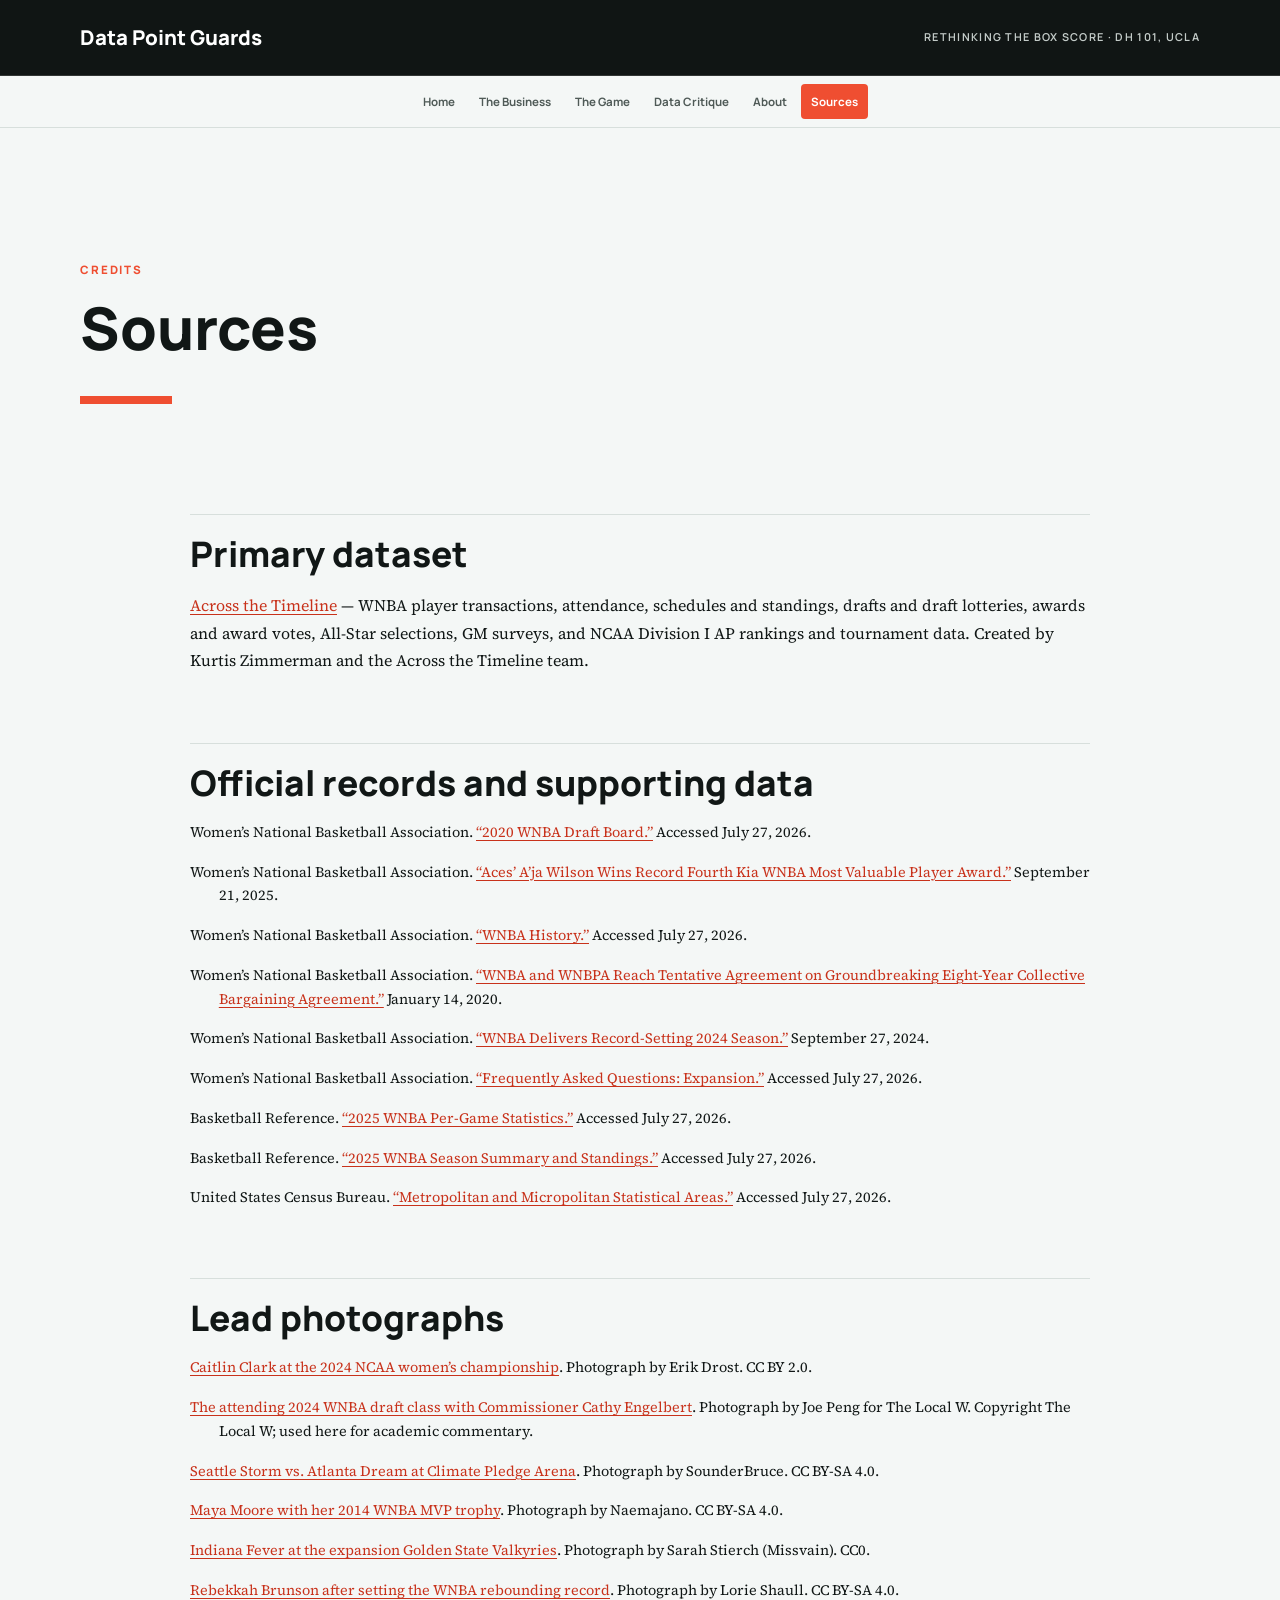
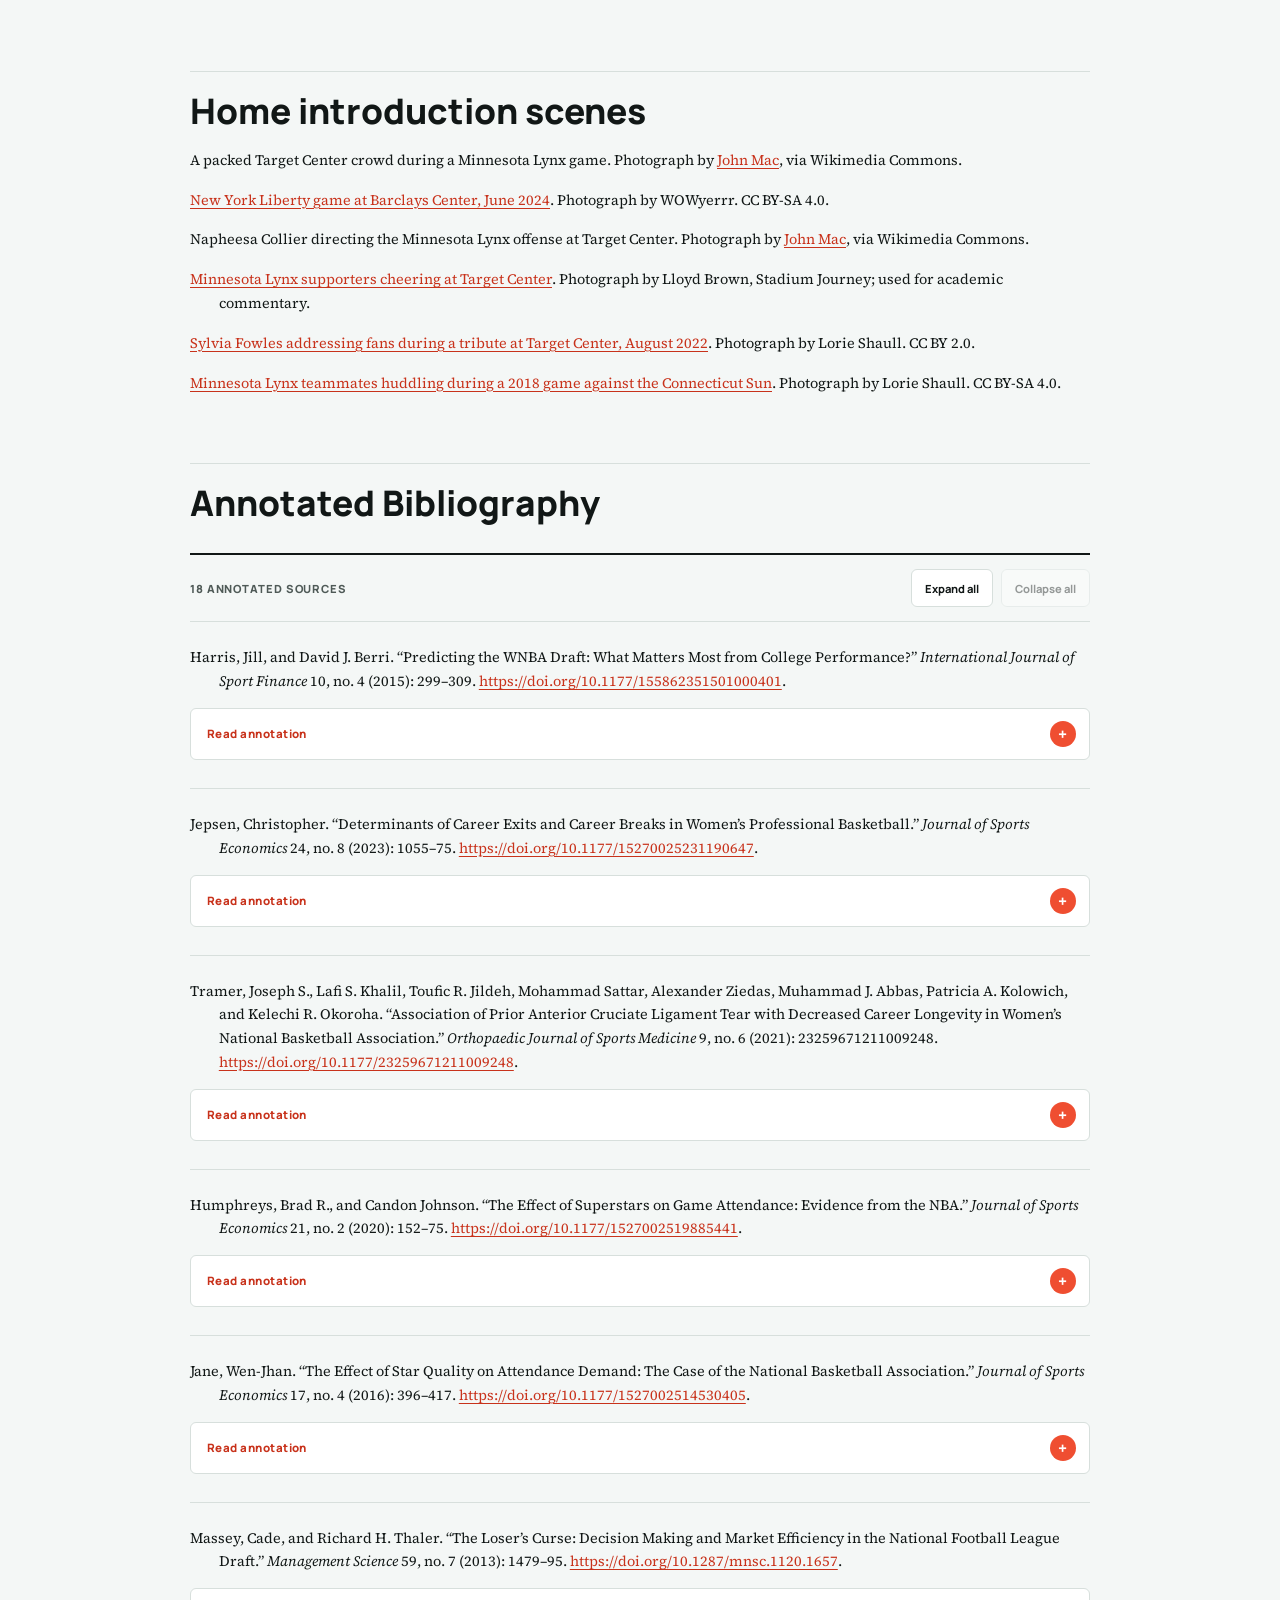
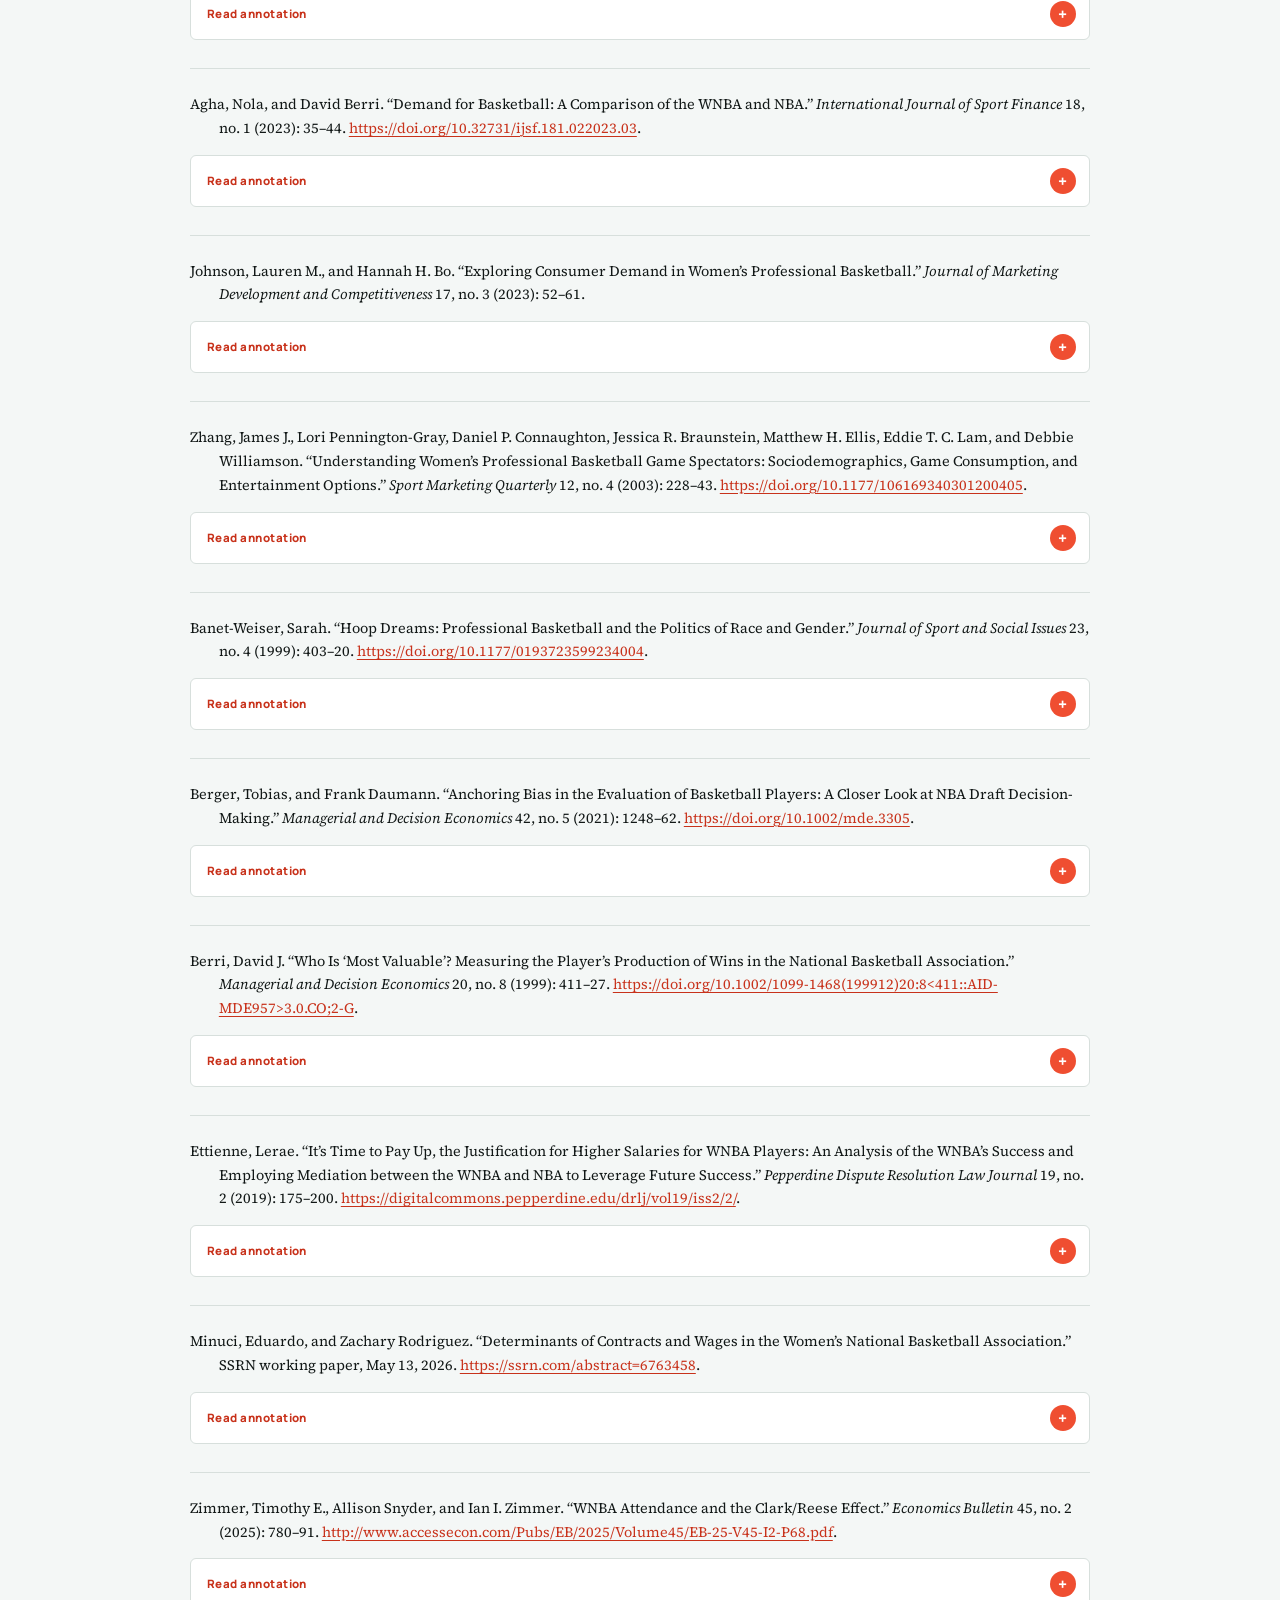
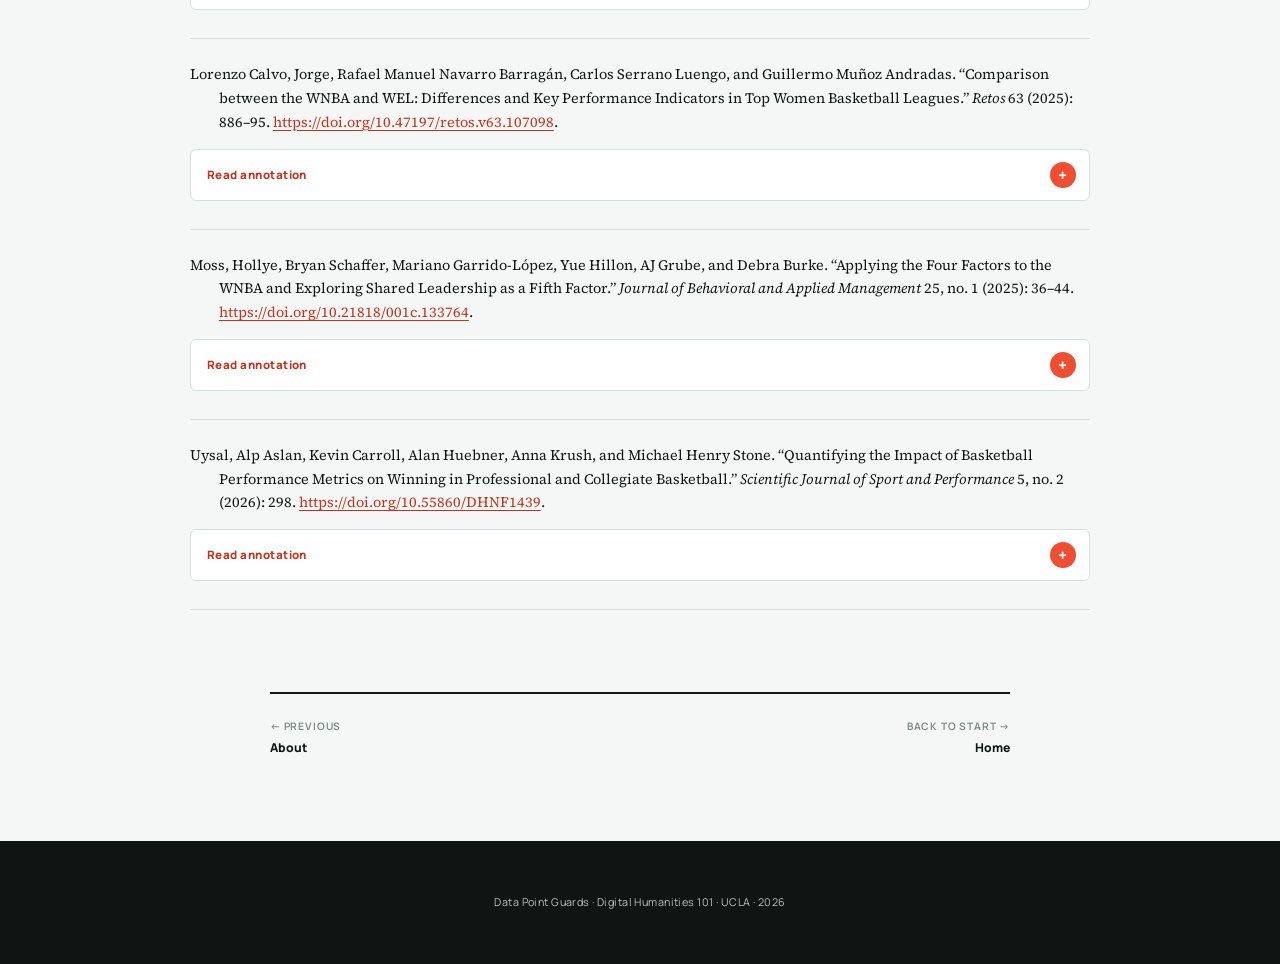
<file: sources.html>
<!DOCTYPE html>
<html lang="en">
<head>
<meta charset="UTF-8">
<meta name="viewport" content="width=device-width, initial-scale=1.0">
<title>Sources — Data Point Guards</title>
<link href="https://fonts.googleapis.com/css2?family=Manrope:wght@400;600;700;800&amp;family=Source+Serif+4:opsz,wght@8..60,400;8..60,600&amp;display=swap" rel="stylesheet">
<link rel="stylesheet" href="style.css?v=36">
</head>
<body>

<div id="progress"></div>

<div class="masthead">
  <div class="brand"><a href="index.html">Data Point Guards</a></div>
  <div class="tagline">Rethinking the Box Score &middot; DH 101, UCLA</div>
</div>

<nav>
  <a href="index.html">Home</a>
  <a href="business.html">The Business</a>
  <a href="game.html">The Game</a>
  <a href="data-critique.html">Data Critique</a>
  <a href="about.html">About</a>
  <a href="sources.html" class="here">Sources</a>
</nav>

<div class="page-head">
  <div class="kicker">Credits</div>
  <h1>Sources</h1>
</div>

<div class="story">

  <h2>Primary dataset</h2>
  <p><a href="https://www.acrossthetimeline.com/">Across the Timeline</a> &mdash; WNBA
  player transactions, attendance, schedules and standings, drafts and draft lotteries,
  awards and award votes, All-Star selections, GM surveys, and NCAA Division I AP
  rankings and tournament data. Created by Kurtis Zimmerman and the Across the Timeline
  team.</p>

  <h2>Official records and supporting data</h2>
  <div class="bib">
    <p class="ref">Women&rsquo;s National Basketball Association.
    <a href="https://www.wnba.com/draft/2020/board">&ldquo;2020 WNBA Draft
    Board.&rdquo;</a> Accessed July 27, 2026.</p>
    <p class="ref">Women&rsquo;s National Basketball Association.
    <a href="https://pr.nba.com/aja-wilson-2025-wnba-mvp/">&ldquo;Aces&rsquo; A&rsquo;ja
    Wilson Wins Record Fourth Kia WNBA Most Valuable Player Award.&rdquo;</a>
    September 21, 2025.</p>
    <p class="ref">Women&rsquo;s National Basketball Association.
    <a href="https://www.wnba.com/history">&ldquo;WNBA History.&rdquo;</a> Accessed
    July 27, 2026.</p>
    <p class="ref">Women&rsquo;s National Basketball Association.
    <a href="https://www.wnba.com/news/wnba-and-wnbpa-reach-tentative-agreement-on-groundbreaking-eight-year-collective-bargaining-agreement">&ldquo;WNBA
    and WNBPA Reach Tentative Agreement on Groundbreaking Eight-Year Collective
    Bargaining Agreement.&rdquo;</a> January 14, 2020.</p>
    <p class="ref">Women&rsquo;s National Basketball Association.
    <a href="https://www.wnba.com/webview/news/wnba-delivers-record-setting-2024-season">&ldquo;WNBA
    Delivers Record-Setting 2024 Season.&rdquo;</a> September 27, 2024.</p>
    <p class="ref">Women&rsquo;s National Basketball Association.
    <a href="https://www.wnba.com/faq">&ldquo;Frequently Asked Questions:
    Expansion.&rdquo;</a> Accessed July 27, 2026.</p>
    <p class="ref">Basketball Reference.
    <a href="https://www.basketball-reference.com/wnba/years/2025_per_game.html">&ldquo;2025
    WNBA Per-Game Statistics.&rdquo;</a> Accessed July 27, 2026.</p>
    <p class="ref">Basketball Reference.
    <a href="https://www.basketball-reference.com/wnba/years/2025.html">&ldquo;2025 WNBA
    Season Summary and Standings.&rdquo;</a> Accessed July 27, 2026.</p>
    <p class="ref">United States Census Bureau.
    <a href="https://www.census.gov/programs-surveys/metro-micro.html">&ldquo;Metropolitan
    and Micropolitan Statistical Areas.&rdquo;</a> Accessed July 27, 2026.</p>
  </div>

  <h2>Lead photographs</h2>
  <div class="bib">
    <p class="ref"><a href="https://commons.wikimedia.org/wiki/File:Caitlin_Clark_-_Flickr_-_EDrost88.jpg">Caitlin Clark at the 2024 NCAA women&rsquo;s championship</a>. Photograph by Erik Drost. CC BY 2.0.</p>
    <p class="ref"><a href="https://thelocalw.com/come-along-with-me-to-the-2024-wnba-draft-live-diary-ny-liberty/">The attending 2024 WNBA draft class with Commissioner Cathy Engelbert</a>. Photograph by Joe Peng for The Local W. Copyright The Local W; used here for academic commentary.</p>
    <p class="ref"><a href="https://commons.wikimedia.org/wiki/File:Seattle_Storm_vs_Atlanta_Dream_at_Climate_Pledge_Arena_(July_2022)_-_01.jpg">Seattle Storm vs. Atlanta Dream at Climate Pledge Arena</a>. Photograph by SounderBruce. CC BY-SA 4.0.</p>
    <p class="ref"><a href="https://commons.wikimedia.org/wiki/File:Maya_Moore_with_her_2014_MVP_trophy.jpg">Maya Moore with her 2014 WNBA MVP trophy</a>. Photograph by Naemajano. CC BY-SA 4.0.</p>
    <p class="ref"><a href="https://commons.wikimedia.org/wiki/File:Indiana_Fever_at_Golden_State_Valkyries_-_August_2025_-_Sarah_Stierch_13.jpg">Indiana Fever at the expansion Golden State Valkyries</a>. Photograph by Sarah Stierch (Missvain). CC0.</p>
    <p class="ref"><a href="https://commons.wikimedia.org/wiki/File:Rebekkah_Brunson_acknowledges_the_crowd_at_Target_Center_after_setting_the_WNBA_record_for_rebounds.jpg">Rebekkah Brunson after setting the WNBA rebounding record</a>. Photograph by Lorie Shaull. CC BY-SA 4.0.</p>
  </div>

  <h2>Home introduction scenes</h2>
  <div class="bib">
    <p class="ref">A packed Target Center crowd during a Minnesota Lynx game. Photograph by <a href="https://commons.wikimedia.org/wiki/Category:Photographs_by_John_McClellan">John Mac</a>, via Wikimedia Commons.</p>
    <p class="ref"><a href="https://commons.wikimedia.org/wiki/File:Barclays_Liberty.jpg">New York Liberty game at Barclays Center, June 2024</a>. Photograph by WOWyerrr. CC BY-SA 4.0.</p>
    <p class="ref">Napheesa Collier directing the Minnesota Lynx offense at Target Center. Photograph by <a href="https://commons.wikimedia.org/wiki/Category:Photographs_by_John_McClellan">John Mac</a>, via Wikimedia Commons.</p>
    <p class="ref"><a href="https://www.stadiumjourney.com/stadiums/target-center-s1287">Minnesota Lynx supporters cheering at Target Center</a>. Photograph by Lloyd Brown, Stadium Journey; used for academic commentary.</p>
    <p class="ref"><a href="https://commons.wikimedia.org/wiki/File:After_the.jpg">Sylvia Fowles addressing fans during a tribute at Target Center, August 2022</a>. Photograph by Lorie Shaull. CC BY 2.0.</p>
    <p class="ref"><a href="https://commons.wikimedia.org/wiki/File:Minnesota_Lynx_teammates_huddle_on_the_court_in_the_Lynx_vs_Sun_game_at_Target_Center.jpg">Minnesota Lynx teammates huddling during a 2018 game against the Connecticut Sun</a>. Photograph by Lorie Shaull. CC BY-SA 4.0.</p>
  </div>

  <h2>Annotated Bibliography</h2>

  <div class="bib">
    <p class="ref">Harris, Jill, and David J. Berri. &ldquo;Predicting the WNBA Draft: What
    Matters Most from College Performance?&rdquo; <em>International Journal of Sport
    Finance</em> 10, no. 4 (2015): 299&ndash;309.
    <a href="https://doi.org/10.1177/155862351501000401">https://doi.org/10.1177/155862351501000401</a>.</p>
    <div class="annotation">
      <p>This article looks at what WNBA teams pay attention to when drafting college
      players, and if those things actually show how good the player will be in the WNBA.
      The authors studied 128 players drafted from 2010 to 2013. They looked at college
      stats such as points, assists, shooting percentage, height, conference, and if the
      player made the Final Four. One thing that stood out to me was that Final Four
      experience helped a player move up almost six draft spots. Scoring also mattered a
      lot for getting drafted higher. But being drafted higher did not explain professional
      success that much. Draft position explained only around 6 percent of career
      performance using the measure in the article. Shooting efficiency was actually more
      useful for predicting first-year performance, even though teams seemed to focus more
      on total scoring. This relates to my question because NCAA success can help a player
      get noticed, but it does not mean the same success will continue in the WNBA. The
      study is a little limited because it only uses four draft years and 128 players. Also,
      it mostly uses making the Final Four as the measurement of tournament success, so it
      does not show the full NCAA tournament experience.</p>
    </div>
    <p class="ref">Jepsen, Christopher. &ldquo;Determinants of Career Exits and Career
    Breaks in Women&rsquo;s Professional Basketball.&rdquo; <em>Journal of Sports
    Economics</em> 24, no. 8 (2023): 1055&ndash;75.
    <a href="https://doi.org/10.1177/15270025231190647">https://doi.org/10.1177/15270025231190647</a>.</p>
    <div class="annotation">
      <p>Jepsen studies why WNBA players leave the league or take a break from playing.
      The article uses data from 1997 through 2019 and includes 923 players, which is a
      much larger time period than the first article. A lot of the article talks about
      race and international players, but the part that connects most to my question is
      productivity and draft round. More productive players were less likely to leave, and
      first-round picks were also less likely to have a career exit or break. First-round
      picks had about an 8 percentage-point lower chance of permanently leaving and around
      a 7 percentage-point lower chance of taking a break. This made me think that being
      valued highly in the draft can help a player stay in the league longer. But the first
      article says draft position does not predict performance very well, so maybe teams
      give first-round picks more time or more chances. The article does not actually prove
      that though, it is more of a possible explanation. One weakness is that the article
      puts many reasons for leaving together. Injury, pregnancy, overseas basketball,
      retirement, or personal reasons can all be counted as an exit or career break. So it
      tells us who leaves, but not always why they left.</p>
    </div>
    <p class="ref">Tramer, Joseph S., Lafi S. Khalil, Toufic R. Jildeh, Mohammad Sattar,
    Alexander Ziedas, Muhammad J. Abbas, Patricia A. Kolowich, and Kelechi R. Okoroha.
    &ldquo;Association of Prior Anterior Cruciate Ligament Tear with Decreased Career
    Longevity in Women&rsquo;s National Basketball Association.&rdquo; <em>Orthopaedic
    Journal of Sports Medicine</em> 9, no. 6 (2021): 23259671211009248.
    <a href="https://doi.org/10.1177/23259671211009248">https://doi.org/10.1177/23259671211009248</a>.</p>
    <div class="annotation">
      <p>This article is about WNBA players who had an ACL tear before they entered the
      league. The researchers compared 42 players who had ACL reconstruction with 42
      similar players who did not have a prior ACL injury. They matched the players by age,
      position, and body mass index. The players with an ACL injury had shorter WNBA
      careers, averaging 4.8 seasons compared with 8.1 seasons for the control group. They
      also started less games and played fewer minutes. Another result that surprised me
      was that 11 of the ACL players only played one WNBA season, while none of the control
      players only played one. Even with that, their player efficiency ratings were not
      significantly different. So when they were actually playing, their performance could
      still be similar, but they had less playing time and did not stay in the league as
      long. This is probably the most direct article for my injury question. It shows that
      an injury before the WNBA can affect career length even when a player is still
      talented enough to perform well. A limitation is that the study used public
      information for injury history, and only 42 injured players were included. The
      authors also could not say for sure that the ACL tear was the only reason for the
      shorter career because rehab, team decisions, or other injuries could also be part of
      it.</p>
    </div>

    <p class="ref">Humphreys, Brad R., and Candon Johnson. &ldquo;The Effect of Superstars
    on Game Attendance: Evidence from the NBA.&rdquo; <em>Journal of Sports
    Economics</em> 21, no. 2 (2020): 152&ndash;75.
    <a href="https://doi.org/10.1177/1527002519885441">https://doi.org/10.1177/1527002519885441</a>.</p>
    <div class="annotation">
      <p>Humphreys and Johnson argue that superstar players generate attendance
      externalities that extend beyond their individual contribution to team success,
      meaning they draw crowds not only for their own team but for opponents who never pay
      their salary. They test this using a censored normal estimator on more than 36,000
      NBA games from the 1981&ndash;82 through 2013&ndash;14 seasons, correcting for the
      fact that sellouts truncate observed attendance and controlling for team quality,
      point spreads, arena novelty effects, and team and season fixed effects. Their most
      useful contribution for my research is the distinction they draw between two models
      of stardom: Larry Bird&rsquo;s attendance effect tracks his on-court production,
      while Michael Jordan&rsquo;s and LeBron James&rsquo;s track their All-Star vote
      totals rather than their performance metrics. This matters for my question because
      it means an elite draft pick could raise attendance through two entirely different
      channels, and only one of them requires the player to actually be good. Notably,
      metropolitan population was statistically insignificant in every model they
      estimated, which supports my group&rsquo;s finding that market size is a weak
      predictor of attendance.</p>
    </div>
    <p class="ref">Jane, Wen-Jhan. &ldquo;The Effect of Star Quality on Attendance Demand:
    The Case of the National Basketball Association.&rdquo; <em>Journal of Sports
    Economics</em> 17, no. 4 (2016): 396&ndash;417.
    <a href="https://doi.org/10.1177/1527002514530405">https://doi.org/10.1177/1527002514530405</a>.</p>
    <div class="annotation">
      <p>Jane argues that star players raise attendance at NBA games for both home and
      visiting teams and, more pointedly, that this pull comes from a star&rsquo;s
      popularity rather than from on-court talent. Because earlier studies reached mixed
      conclusions, he attributes the disagreement to how star is measured, and so tests
      five different definitions across 1,813 games from the 2010&ndash;11 and
      2011&ndash;12 seasons: top-30 performers, top-30 earners, two versions of All-Star
      selection, and total All-Star votes. He uses a Tobit model, converting attendance
      into a percentage of each arena&rsquo;s capacity so that sellouts, 47% of his sample,
      do not bias the estimates downward. The appearance of a star raises game attendance
      by roughly 3.3% to 8.1%, and one home star drawing a million All-Star votes adds about
      1,390 fans. His most important move for my project comes when he enters talent and
      popularity into the same regression: the performance measures lose significance
      while the All-Star (popularity) measures stay strong, leading him to conclude that
      star effects from talent tend to be dominated by popularity. This matters directly
      to my question, because it means a high draft pick could lift attendance simply by
      becoming famous, independent of whether she actually improves her team.</p>
    </div>
    <p class="ref">Massey, Cade, and Richard H. Thaler. &ldquo;The Loser&rsquo;s Curse:
    Decision Making and Market Efficiency in the National Football League Draft.&rdquo;
    <em>Management Science</em> 59, no. 7 (2013): 1479&ndash;95.
    <a href="https://doi.org/10.1287/mnsc.1120.1657">https://doi.org/10.1287/mnsc.1120.1657</a>.</p>
    <div class="annotation">
      <p>Massey and Thaler argue that NFL teams overvalue high draft picks, and that this
      mispricing survives despite enormous financial stakes and decades of opportunity to
      learn. Using 407 draft-day trades from 1983 to 2008, they estimate the market value
      of each pick, then calculate each drafted player&rsquo;s surplus value by subtracting
      his salary from the market price of an equivalent veteran. They found that surplus
      value increases across the first round, so the last pick in round one delivers more
      value to its team than the first pick, and teams that trade down gain an average of
      5.4 starts per season without sacrificing Pro Bowl selections. This source is
      essential to my research because my question assumes that securing a top-three pick
      is a meaningful competitive and commercial asset, and Massey and Thaler give me a
      rigorous reason to test that assumption rather than accept it. The obvious limitation
      is domain: the NFL fields 22 starters, and the authors themselves invoke this roster
      size when dismissing a superstar explanation for their results, explicitly
      contrasting football with basketball, where a single player can transform a team.
      That contrast is exactly why the paper is worth testing against WNBA data rather than
      importing wholesale.</p>
    </div>

    <p class="ref">Agha, Nola, and David Berri. &ldquo;Demand for Basketball: A Comparison
    of the WNBA and NBA.&rdquo; <em>International Journal of Sport Finance</em> 18,
    no. 1 (2023): 35&ndash;44.
    <a href="https://doi.org/10.32731/ijsf.181.022023.03">https://doi.org/10.32731/ijsf.181.022023.03</a>.</p>
    <div class="annotation">
      <p>Agha and Berri examine whether it is reasonable to compare consumer demand for
      the WNBA with demand for the NBA. They argue that comparing the two leagues directly
      is unfair because the NBA has been around much longer and has more funding and media
      coverage than the WNBA. To make the comparison more balanced, they look at WNBA
      attendance from 2004 to 2017 and compare it with NBA attendance during both the
      NBA&rsquo;s earlier years and that same period. They find that different factors
      influence demand in each league. In the WNBA, previous championship teams often
      produced greater attendance, while county population, income, winning percentage,
      and star players were not significant factors. This article is useful to my research
      because it supports my previous finding that market population does not have a clear
      relationship with WNBA attendance. It also suggests that a team&rsquo;s championship
      history may help explain why some cities support their teams more strongly. However,
      the article does not directly examine competition from other professional sports
      teams.</p>
    </div>
    <p class="ref" id="johnson-bo-2023">Johnson, Lauren M., and Hannah H. Bo. &ldquo;Exploring Consumer Demand
    in Women&rsquo;s Professional Basketball.&rdquo; <em>Journal of Marketing Development
    and Competitiveness</em> 17, no. 3 (2023): 52&ndash;61.</p>
    <div class="annotation">
      <p>Johnson and Bo examine the features of live WNBA games that may influence future
      ticket sales. From previous studies, they identify five traditional demand factors:
      the quality of the home team, quality of the opposing team, game promotion, economic
      considerations, and schedule convenience. However, they argue that these traditional
      factors do not fully explain the WNBA&rsquo;s appeal. The authors then use a
      Stimulus-Organism-Response (SOR) model and propose two additional factors:
      interactive activity and advocacy programming. Interactive activity refers to the
      different ways fans can become involved during a WNBA event, such as meeting players,
      entering contests, participating in youth activities, or connecting with the team
      online. Advocacy programming refers to the WNBA&rsquo;s involvement in social causes
      through events such as Pride nights, charity partnerships, and programs that support
      women and the local community. Johnson and Bo believe these features may improve
      fans&rsquo; attitudes toward the live experience, increase satisfaction, and
      encourage additional consumption. This article is useful to my research because it
      shows that the population of a home team&rsquo;s metropolitan area may not be the
      only reason for its attendance numbers. Factors such as ticket prices, team&rsquo;s
      performance, player popularity, scheduling, marketing, community involvement, and
      the overall game experience could also help explain why teams in similarly sized
      markets have different attendance. It also made me consider why having people
      interested in a team does not always result in higher attendance or revenue. One
      weakness of the article is that the authors only propose a model. They do not use
      their own attendance data or survey results to prove that these factors cause more
      people to attend games.</p>
    </div>
    <p class="ref">Zhang, James J., Lori Pennington-Gray, Daniel P. Connaughton, Jessica R.
    Braunstein, Matthew H. Ellis, Eddie T. C. Lam, and Debbie Williamson.
    &ldquo;Understanding Women&rsquo;s Professional Basketball Game Spectators:
    Sociodemographics, Game Consumption, and Entertainment Options.&rdquo; <em>Sport
    Marketing Quarterly</em> 12, no. 4 (2003): 228&ndash;43.
    <a href="https://doi.org/10.1177/106169340301200405">https://doi.org/10.1177/106169340301200405</a>.</p>
    <div class="annotation">
      <p>Zhang and his coauthors examine how the demographics and entertainment interests
      of WNBA spectators relate to game attendance. They surveyed 2,048 spectators at five
      home games of one WNBA team. They found that characteristics such as gender, age,
      income, education, occupation, and household size were connected to game
      consumption. Women, older spectators, people with higher incomes, and those with
      higher education levels generally attended more games. The study also found that
      people who attended other professional and amateur sporting events were slightly
      more likely to attend WNBA games. However, these entertainment interests explained
      very little of the difference in attendance. This article is useful to my research
      because it suggests that other professional sports may not always compete directly
      with the WNBA, since some spectators attend both WNBA games and other sporting
      events. The study also shows that the characteristics of a team&rsquo;s local
      audience may help explain why some cities provide stronger support than others.
      However, the study only examines spectators of one successful WNBA team and does not
      compare different cities or count the number of professional teams in each market.
      The data are also from more than twenty years ago, so the current WNBA audience may
      be different.</p>
    </div>

    <p class="ref">Banet-Weiser, Sarah. &ldquo;Hoop Dreams: Professional Basketball and the
    Politics of Race and Gender.&rdquo; <em>Journal of Sport and Social Issues</em> 23,
    no. 4 (1999): 403&ndash;20.
    <a href="https://doi.org/10.1177/0193723599234004">https://doi.org/10.1177/0193723599234004</a>.</p>
    <div class="annotation">
      <p>Banet-Weiser argues that professional basketball does not only show athletic
      talent, but also sells particular images of race and gender, and that the WNBA in its
      early years was marketed around a safe, family-friendly, and traditionally feminine
      image. She uses cultural analysis of the league&rsquo;s marketing, advertising, and
      media coverage to show how the NBA and the new WNBA were represented to the public
      in very different ways. This is important because it reminds us that recognition in
      sports is shaped by culture and marketing, and not only by what happens on the court.
      For my research, this source adds a humanistic side to my question, because it
      suggests that who gets seen as &ldquo;great&rdquo; or valuable can depend on image
      and expectation instead of performance alone. It helps me argue that the gap between
      awards and reality is partly about who the league and its audience are taught to
      value.</p>
    </div>
    <p class="ref">Berger, Tobias, and Frank Daumann. &ldquo;Anchoring Bias in the
    Evaluation of Basketball Players: A Closer Look at NBA Draft Decision-Making.&rdquo;
    <em>Managerial and Decision Economics</em> 42, no. 5 (2021): 1248&ndash;62.
    <a href="https://doi.org/10.1002/mde.3305">https://doi.org/10.1002/mde.3305</a>.</p>
    <div class="annotation">
      <p>Berger and Daumann argue that the experts who evaluate basketball players suffer
      from an &ldquo;anchoring bias,&rdquo; which means they stay too close to the early
      pre-draft rankings and do not adjust enough to a player&rsquo;s real ability. They
      study NBA draft decisions and compare them with the players&rsquo; amateur rankings
      (the RSCI rank), and they find that managers systematically over-value and
      under-value certain players because of that first anchor. This is important because
      it shows that expert opinion in basketball is not fully rational, and that decisions
      made by people in power can carry a hidden error that repeats again and again. For my
      research, this helps me explain why gaps appear between recognition and reality,
      because if experts anchor on reputation and early rankings, then awards and votes may
      follow the same bias. It connects directly to the part of my question about the WNBA
      GM survey and what its mistakes reveal about the people in &ldquo;power.&rdquo;</p>
    </div>
    <p class="ref">Berri, David J. &ldquo;Who Is &lsquo;Most Valuable&rsquo;? Measuring the
    Player&rsquo;s Production of Wins in the National Basketball Association.&rdquo;
    <em>Managerial and Decision Economics</em> 20, no. 8 (1999): 411&ndash;27.
    <a href="https://doi.org/10.1002/1099-1468(199912)20:8%3C411::AID-MDE957%3E3.0.CO;2-G">https://doi.org/10.1002/1099-1468(199912)20:8&lt;411::AID-MDE957&gt;3.0.CO;2-G</a>.</p>
    <div class="annotation">
      <p>Berri argues that a player&rsquo;s real value should be measured by how much that
      player actually contributes to team wins, and not by how many points he scores or by
      who the media decides to vote for. To show this, he builds an econometric model that
      links individual box-score statistics to team wins, and then uses it to calculate
      each player&rsquo;s &ldquo;production of wins&rdquo; across many NBA seasons. This is
      important because it proves, with numbers, that the most famous and highest-voted
      players are not always the ones who help their team win the most, so the popular
      awards can be misleading. For my research, this source gives me a clear way to think
      about the gap between recognition and real performance, because it shows that
      &ldquo;most valuable&rdquo; can be defined by data instead of by reputation. It
      supports my argument that WNBA award votes may reward scoring and fame more than the
      quieter work, like defense, that actually wins games.</p>
    </div>

    <p class="ref">Ettienne, Lerae. &ldquo;It&rsquo;s Time to Pay Up, the Justification for
    Higher Salaries for WNBA Players: An Analysis of the WNBA&rsquo;s Success and
    Employing Mediation between the WNBA and NBA to Leverage Future Success.&rdquo;
    <em>Pepperdine Dispute Resolution Law Journal</em> 19, no. 2 (2019): 175&ndash;200.
    <a href="https://digitalcommons.pepperdine.edu/drlj/vol19/iss2/2/">https://digitalcommons.pepperdine.edu/drlj/vol19/iss2/2/</a>.</p>
    <div class="annotation">
      <p>Examining the structural and financial relationship between the WNBA and NBA
      leagues, Lerae Ettienne is able to argue for significantly underpaid members that
      make up the WNBA rosters. The crux of Etienne's argument rests upon the ideology that
      there is a lack of respect for women's professional basketball that is enforced by
      the NBA&rsquo;s control. The article pulls a multi-lens of data to build their
      argument; such as growth metrics for comparison, data consisting of revenue and wage
      statistics, and even viewership ratings and holdings. This informative text is
      critical to look at the structural framework that is the current state of the WNBA
      and offers mediation for solving such disputes of the prevalent equity crisis. This
      article is an excellent resource for reference because it traces the WNBA evolution
      and highlights the disparities that are placed upon women in the athletic field and
      highlights that there still is work to be down when it comes to closing this gap,
      even while strides have been made to grant women more opportunities as they step into
      this expanding career.</p>
    </div>
    <p class="ref">Minuci, Eduardo, and Zachary Rodriguez. &ldquo;Determinants of Contracts
    and Wages in the Women&rsquo;s National Basketball Association.&rdquo; SSRN working
    paper, May 13, 2026.
    <a href="https://ssrn.com/abstract=6763458">https://ssrn.com/abstract=6763458</a>.</p>
    <div class="annotation">
      <p>In this working journal by Eduardo Minuci and Zachary Rodriguez, the authors aim
      to unearth the economic landscape of the WNBA league during the years 2017 through
      2024. The writers contend that compensation for WNBA players rest on institutional
      agreements rather than individual on-court performances and results alone. This
      introduces a central issue with wage inequality that is analyzed using data
      containing the contracts of 134 league players and performance metrics that measure
      box scores. This current work has large weight as a resource because it is of the
      first articles that perform regression analysis on the 2020 bubble seasons between
      the WNBA and NBA to highlight the imbalances that are structured within the sports
      labor market, and further offers insight about women basketball players autonomy
      within the league. The article helps our research by divulging players' attempt
      towards autonomy by favoring shorter contract lengths which is used as a technique
      to re-negotiate for better terms as the league continues to expand and grow.</p>
    </div>
    <p class="ref">Zimmer, Timothy E., Allison Snyder, and Ian I. Zimmer. &ldquo;WNBA
    Attendance and the Clark/Reese Effect.&rdquo; <em>Economics Bulletin</em> 45, no. 2
    (2025): 780&ndash;91.
    <a href="http://www.accessecon.com/Pubs/EB/2025/Volume45/EB-25-V45-I2-P68.pdf">http://www.accessecon.com/Pubs/EB/2025/Volume45/EB-25-V45-I2-P68.pdf</a>.</p>
    <div class="annotation">
      <p>The article explores the attendance of the 2024 WNBA season and tries to justify
      the phenomenon that catapulted viewership. The main takeaway posits that the
      responsibility stems from an organic growth and interest in the sport in addition to
      the induction of highly popularized rookies such as Caitlin Clark and Angel Resse.
      This journal implements a least squares approach on a panel dataset of individual
      game statistics ranging from the start of the season in 2018 to half of the 2024
      season, and it excludes the data collected from the 2020 &ldquo;bubble&rdquo; season.
      The entry by Zimmer et. al. is significant because it offers empirical evidence that
      can help identify whether the WNBA&rsquo;s growth and interest capital is a passing
      &ldquo;fad&rdquo; or cultural shift. We are able to embed such findings within our
      narrative as it explores the contingencies which drive box office demand that lay
      within team success and personal stardom. The text states this surge paves way for
      expansion opportunities and globalizing the sport which opens more opportunities for
      women basketball players branding.</p>
    </div>

    <p class="ref">Lorenzo Calvo, Jorge, Rafael Manuel Navarro Barrag&aacute;n, Carlos
    Serrano Luengo, and Guillermo Mu&ntilde;oz Andradas. &ldquo;Comparison between the
    WNBA and WEL: Differences and Key Performance Indicators in Top Women Basketball
    Leagues.&rdquo; <em>Retos</em> 63 (2025): 886&ndash;95.
    <a href="https://doi.org/10.47197/retos.v63.107098">https://doi.org/10.47197/retos.v63.107098</a>.</p>
    <div class="annotation">
      <p>The article, &ldquo;Comparison between the WNBA and WEL: Differences and Key
      Performance Indicators in Top Women Basketball League&rdquo; by Jorge Lorenzo Calvo
      compares the Women&rsquo;s National Basketball Association (WNBA) and the Euroleague
      Women (WEL) it see the key performance indicators that show the success for each
      league. In the analysis it gives game statistics from 2018-2019 within the regular
      season and playoffs from the WNBA and WEL. The articles compares many factors such as
      points, rebounds, assists, etc and when comparing the main ideas is checking out what
      is most important to win a game. The key finding is that although the WNBA and WEL
      are top women&rsquo;s basketball leagues there are different statistics and styles
      that contribute to their success. In the study it is shown that team success is
      influenced by multiple performance indicators that are associated with winning in
      the WNBA. The top three factors that predict the success of both the WNBA and WEL are
      points, defensive rebounds, and total rebounds. The main factor that is looked into
      the WNBA success of the percentage of three point shooting. This goes back to the
      research questions by showing what statistics show the greatness is shown by multiple
      performances. A strength in this article is that it is largely sampled 342 games and
      684 team performance in the WNBA and WEL and is found that 89.3% of games were
      classified as statistical models which helps to indicate the greatness beyond
      individual awards. When it comes to weakness the author does apply that playoff
      samples are limited and it&rsquo;s challenging to indicate the most important
      variable during the postseason.</p>
    </div>
    <p class="ref">Moss, Hollye, Bryan Schaffer, Mariano Garrido-L&oacute;pez, Yue Hillon,
    AJ Grube, and Debra Burke. &ldquo;Applying the Four Factors to the WNBA and Exploring
    Shared Leadership as a Fifth Factor.&rdquo; <em>Journal of Behavioral and Applied
    Management</em> 25, no. 1 (2025): 36&ndash;44.
    <a href="https://doi.org/10.21818/001c.133764">https://doi.org/10.21818/001c.133764</a>.</p>
    <div class="annotation">
      <p>In the article, &ldquo;Applying the Four Factors to the WNBA and Exploring Shared
      Leadership as a Fifth Factor&rdquo; by Hollye Moss, examines if Dean Oliver&rsquo;s
      four factors of basketball success in the WNBA are based on shooting, turnovers,
      rebounding, or free throws. The author also mentions if leadership should be
      considered as a fifth factor that implies the success of the team. The key finding
      shows that shooting is the strongest predictor when it comes to winning, meanwhile
      overtime rebounding has become more important and turnovers have become less
      influential. When it comes to leadership the teams being able to be motivated and
      working together make a great impact on the four factor model. This implies to the
      research questions because it measures how greatness is measured on women&rsquo;s
      basketball by providing statistical evidence in which game factors contribute most
      wins. The article gives a table showing field goals accounted for 42% of team success
      making shooting the most important factor. Following the turnover at 30%, rebounds at
      17% and free throws 12%. It is important since it demonstrates the winning from the
      overall team and not individual scores. One strength is that 23 seasons of the WNBA
      data from (1997 to 2019) are given to identify long term trends. One limitation is
      that there isn&rsquo;t recent data from 2020 and recent which gives a disadvantage to
      see the impact newer players have established.</p>
    </div>
    <p class="ref">Uysal, Alp Aslan, Kevin Carroll, Alan Huebner, Anna Krush, and Michael
    Henry Stone. &ldquo;Quantifying the Impact of Basketball Performance Metrics on
    Winning in Professional and Collegiate Basketball.&rdquo; <em>Scientific Journal of
    Sport and Performance</em> 5, no. 2 (2026): 298.
    <a href="https://doi.org/10.55860/DHNF1439">https://doi.org/10.55860/DHNF1439</a>.</p>
    <div class="annotation">
      <p>The article, &ldquo;Quantifying the Impact of basketball performance metrics on
      winning in professional and collegiate basketball&rdquo; by Alp Aslan Uysal, examines
      what basketball performance metrics have the greatest impact on winning percentage
      in professional and college basketball. The research gives an overview from 2014 to
      2024 giving a more recent look from the NBA, WNBA, NCAA and showing which offensive
      and defensive statistics show what is associated with greatness and success. The key
      findings shows that three point shooting percentages have a strong relationship for
      wins in the NBA as in contrast to the WNBA and NCAA blocked shots is the strongest
      predictor of wins. As for the NBA it is more offense oriented as in the WNBA the
      importance is more on the balance between offensive and defensive performance. The
      findings relate to the research question because it suggests that WNBA is the most
      defensive oriented league meaning that the blocked shots, steals, defensive rating
      and rebounds all show a significant relationship when it comes to wins. The datasets
      focused only on ranking and awards that show the greatness of women's basketball that
      is measured using a broader set of performance metrics. One strong point of this
      article is that it gives ten years of statistical data from multiple basketball
      leagues in women, men, and college. One limitation is that it is not mainly focused
      on the WNBA creating a challenge to see the league's main performance and valuable
      data.</p>
    </div>

  </div>

</div>

<div class="pager">
  <a href="about.html"><span>&larr; Previous</span>About</a>
  <a href="index.html"><span>Back to start &rarr;</span>Home</a>
</div>

<footer>
  Data Point Guards &middot; Digital Humanities 101 &middot; UCLA &middot; 2026
</footer>

<script>
  window.addEventListener('scroll', function () {
    var h = document.documentElement;
    document.getElementById('progress').style.width =
      (h.scrollTop / (h.scrollHeight - h.clientHeight) * 100) + '%';
  });
</script>

<script src="site.js?v=16"></script>
</body>
</html>
</file>
<file: style.css>
:root {
  --paper: #f4f7f6;
  --surface: #ffffff;
  --ink: #111716;
  --ink-soft: #4f5a57;
  --ink-faint: #7c8784;
  --rule: #d7dfdc;
  --accent: #ef4e31;
  --accent-dark: #c8321b;
  --lime: #d8ff52;
  --blue: #b9d9ff;
  --black: #101514;
  --sans: "Manrope", "Helvetica Neue", Arial, sans-serif;
  --serif: "Source Serif 4", Georgia, serif;
  --shadow: 0 18px 50px rgba(17, 23, 22, 0.11);
  --radius: 6px;
  --reading: 740px;
  --wide: 1120px;
}

* {
  box-sizing: border-box;
}

html {
  scroll-behavior: smooth;
}

body {
  margin: 0;
  color: var(--ink);
  background: var(--paper);
  font-family: var(--serif);
  font-size: 18px;
  line-height: 1.72;
  text-rendering: optimizeLegibility;
}

.visually-hidden {
  position: absolute !important;
  width: 1px !important;
  height: 1px !important;
  padding: 0 !important;
  margin: -1px !important;
  overflow: hidden !important;
  clip: rect(0, 0, 0, 0) !important;
  white-space: nowrap !important;
  border: 0 !important;
}

body.menu-open {
  overflow: hidden;
}

img,
canvas {
  max-width: 100%;
}

a {
  color: inherit;
}

::selection {
  color: var(--black);
  background: var(--lime);
}

#progress {
  position: fixed;
  inset: 0 auto auto 0;
  width: 0;
  height: 4px;
  z-index: 200;
  background: var(--accent);
}

/* Site header */
.masthead {
  position: relative;
  z-index: 90;
  display: flex;
  align-items: center;
  justify-content: space-between;
  min-height: 76px;
  padding: 14px max(24px, calc((100vw - var(--wide)) / 2));
  color: var(--surface);
  background: var(--black);
  border-bottom: 1px solid rgba(255, 255, 255, 0.14);
}

.masthead .brand {
  font-family: var(--sans);
  font-size: 1.28rem;
  font-weight: 800;
}

.masthead .brand a {
  color: inherit;
  text-decoration: none;
}

.masthead .tagline {
  color: #c3cbc8;
  font-family: var(--sans);
  font-size: 0.68rem;
  font-weight: 650;
  letter-spacing: 0.12em;
  text-transform: uppercase;
}

.site-menu {
  display: none;
  width: 42px;
  height: 42px;
  padding: 0;
  color: var(--surface);
  background: transparent;
  border: 1px solid rgba(255, 255, 255, 0.32);
  border-radius: var(--radius);
  font: 700 0.7rem var(--sans);
  cursor: pointer;
}

nav {
  position: sticky;
  top: 0;
  z-index: 80;
  display: flex;
  align-items: center;
  justify-content: center;
  gap: 4px;
  min-height: 52px;
  padding: 7px max(16px, calc((100vw - var(--wide)) / 2));
  overflow-x: auto;
  scrollbar-width: none;
  background: rgba(244, 247, 246, 0.95);
  border-bottom: 1px solid var(--rule);
  backdrop-filter: blur(12px);
}

nav::-webkit-scrollbar {
  display: none;
}

nav a {
  flex: 0 0 auto;
  padding: 8px 10px;
  color: var(--ink-soft);
  border-radius: 4px;
  font-family: var(--sans);
  font-size: 0.72rem;
  font-weight: 700;
  text-decoration: none;
}

nav a:hover {
  color: var(--ink);
  background: var(--surface);
}

nav a.here {
  color: var(--surface);
  background: var(--accent);
}

/* Homepage hero */
.hero {
  position: relative;
  isolation: isolate;
  display: flex;
  align-items: flex-end;
  min-height: 92vh;
  padding: clamp(120px, 18vh, 190px) max(24px, calc((100vw - var(--wide)) / 2)) 84px;
  overflow: hidden;
  color: var(--surface);
  background-size: cover;
  background-position: center 38%;
  text-align: left;
}

.hero::before {
  position: absolute;
  inset: 0;
  z-index: -1;
  content: "";
  background: linear-gradient(90deg, rgba(9, 14, 13, 0.93) 0%, rgba(9, 14, 13, 0.62) 43%, rgba(9, 14, 13, 0.1) 74%);
}

.hero .inner {
  width: min(690px, 100%);
}

.hero .kicker,
.page-head .kicker {
  margin-bottom: 18px;
  color: var(--lime);
  font-family: var(--sans);
  font-size: 0.72rem;
  font-weight: 800;
  letter-spacing: 0.16em;
  text-transform: uppercase;
}

.hero h1 {
  margin: 0 0 22px;
  max-width: 720px;
  font-family: var(--sans);
  font-size: clamp(3.1rem, 6.5vw, 5.9rem);
  font-weight: 850;
  letter-spacing: 0;
  line-height: 0.96;
}

.hero .dek {
  max-width: 620px;
  margin: 0;
  color: #edf3f1;
  font-size: clamp(1.06rem, 2vw, 1.3rem);
  line-height: 1.58;
}

.hero .scroll-cue {
  position: absolute;
  bottom: 18px;
  left: 50%;
  display: flex;
  align-items: center;
  gap: 8px;
  transform: translateX(-50%);
  color: rgba(255, 255, 255, 0.82);
  font-family: var(--sans);
  font-size: 0.68rem;
  font-weight: 700;
  letter-spacing: 0.08em;
  text-transform: uppercase;
  white-space: nowrap;
}

.hero .scroll-cue span {
  color: var(--lime);
  font-size: 1rem;
  line-height: 1;
}

.hero .hero-credit {
  position: absolute;
  right: 20px;
  bottom: 16px;
  color: rgba(255, 255, 255, 0.68);
  font-family: var(--sans);
  font-size: 0.6rem;
}

/* Research page lead */
.page-head {
  width: min(var(--wide), calc(100% - 48px));
  margin: 0 auto;
  padding: clamp(76px, 11vw, 132px) 0 42px;
  text-align: left;
}

.page-head::after {
  display: block;
  width: 92px;
  height: 8px;
  margin-top: 38px;
  content: "";
  background: var(--accent);
}

.page-head .kicker {
  color: var(--accent);
}

.page-head h1 {
  max-width: 980px;
  margin: 0 0 22px;
  font-family: var(--sans);
  font-size: clamp(2.4rem, 4.6vw, 4.5rem);
  font-weight: 850;
  letter-spacing: 0;
  line-height: 1.02;
}

.page-head .dek {
  max-width: 790px;
  margin: 0;
  color: var(--ink-soft);
  font-size: clamp(1.02rem, 2vw, 1.26rem);
  line-height: 1.62;
}

.page-head .rq {
  max-width: 780px;
  margin-top: 24px;
}

/* Reading content */
.story {
  width: min(var(--reading), calc(100% - 48px));
  margin: 0 auto;
  font-size: 1rem;
}

.story h2 {
  margin: 68px 0 18px;
  padding-top: 18px;
  border-top: 1px solid var(--rule);
  font-family: var(--sans);
  font-size: clamp(1.65rem, 3vw, 2.2rem);
  font-weight: 800;
  letter-spacing: 0;
  line-height: 1.17;
}

.story p {
  margin: 0 0 26px;
}

.story a {
  color: var(--accent-dark);
  text-decoration-thickness: 1px;
  text-underline-offset: 3px;
}

.story a:hover {
  color: var(--ink);
}

.story .note,
.note {
  padding: 16px 18px;
  color: var(--ink-soft);
  background: #e8efec;
  border-left: 4px solid var(--accent);
  border-radius: 0 var(--radius) var(--radius) 0;
  font-family: var(--sans);
  font-size: 0.76rem;
  line-height: 1.65;
}

.rq {
  margin: 0 0 30px;
  padding: 18px 20px;
  color: var(--ink);
  background: var(--blue);
  border-left: 5px solid var(--black);
  border-radius: 0 var(--radius) var(--radius) 0;
  font-family: var(--sans);
  font-size: 0.82rem;
  font-weight: 650;
  line-height: 1.65;
}

.spacer {
  height: 84px;
}

/* Photography */
figure {
  width: min(var(--wide), calc(100% - 48px));
  margin: 0 auto 58px;
}

figure img {
  display: block;
  width: 100%;
  aspect-ratio: 16 / 8.4;
  object-fit: cover;
  object-position: center;
  border-radius: var(--radius);
  box-shadow: var(--shadow);
}

figcaption {
  max-width: 780px;
  margin: 12px 0 0;
  color: var(--ink-soft);
  font-family: var(--sans);
  font-size: 0.68rem;
  line-height: 1.55;
}

figcaption .credit {
  color: var(--ink-faint);
}

.page-college figure img {
  object-position: center 38%;
}

.page-awards figure {
  width: min(900px, calc(100% - 48px));
}

.page-awards figure img {
  aspect-ratio: 4 / 3;
  object-position: center 22%;
}

.grid a:nth-child(5) img {
  object-position: center 24%;
}

/* Charts and maps */
.chart-block,
.data-table {
  width: min(980px, calc(100% - 48px));
  margin: 54px auto;
  padding: clamp(24px, 4vw, 42px);
  background: var(--surface);
  border: 1px solid var(--rule);
  border-top: 8px solid var(--black);
  border-radius: var(--radius);
  box-shadow: var(--shadow);
}

.chart-block .chart-title,
.data-table .chart-title {
  font-family: var(--sans);
  font-size: clamp(1.3rem, 2.4vw, 1.75rem);
  font-weight: 800;
  line-height: 1.25;
}

.chart-block .chart-sub,
.data-table .table-sub {
  margin: 5px 0 22px;
  padding-bottom: 16px;
  color: var(--ink-faint);
  border-bottom: 1px solid var(--rule);
  font-family: var(--sans);
  font-size: 0.68rem;
  line-height: 1.55;
}

.chart-box {
  position: relative;
  width: 100%;
  height: 400px;
}

.map-box {
  width: 100%;
  height: 590px;
  overflow: hidden;
  border: 1px solid var(--rule);
  border-radius: 4px;
  background: #e9efed;
}

.viz-media {
  overflow: hidden;
  background: #fff;
  border: 1px solid var(--rule);
  border-radius: 4px;
}

.viz-media img {
  display: block;
  width: 100%;
  height: auto;
}

.tableauPlaceholder {
  width: 100%;
  min-height: 520px;
  background: #fff;
}

.tableauPlaceholder object {
  display: block;
  width: 100%;
  min-height: 520px;
}

#tableau-mvp-votes-2025 {
  min-height: 440px;
}

#tableau-mvp-votes-2025 object,
#tableau-mvp-votes-2025 iframe {
  height: 440px !important;
  min-height: 440px;
}

.viz-source {
  margin: 14px 0 0;
  color: var(--ink-faint);
  font-family: var(--sans);
  font-size: 0.7rem;
  line-height: 1.6;
}

.viz-source a {
  color: var(--accent-dark);
  text-underline-offset: 2px;
}

.chart-box.chart-box-tall {
  height: 720px;
}

.greatness-chart-box {
  height: 660px;
  margin-top: 4px;
}

.greatness-chart-block {
  width: min(1120px, calc(100% - 48px));
}

.award-sort {
  display: flex;
  align-items: center;
  gap: 7px;
  flex-wrap: wrap;
  margin: 2px 0 18px;
  font-family: var(--sans);
}

.award-sort-label {
  margin-right: 2px;
  color: var(--ink-faint);
  font-size: 0.68rem;
  font-weight: 700;
}

.award-sort-button {
  display: inline-flex;
  align-items: center;
  gap: 6px;
  min-height: 30px;
  padding: 5px 8px;
  border: 1px solid var(--rule);
  border-radius: 4px;
  background: #f7f9f8;
  color: var(--ink-faint);
  font: 700 0.61rem/1.2 var(--sans);
  cursor: pointer;
  transition: border-color 150ms ease, background-color 150ms ease,
    color 150ms ease, box-shadow 150ms ease;
}

.award-sort-button:hover {
  border-color: #aeb8b5;
  background: #fff;
  color: var(--ink);
}

.award-sort-button:focus-visible {
  outline: 3px solid rgba(239, 78, 49, 0.25);
  outline-offset: 2px;
}

.award-sort-button.is-active {
  border-color: var(--ink);
  background: #fff;
  color: var(--ink);
  box-shadow: inset 0 -2px 0 var(--ink);
}

.award-sort-swatch {
  width: 11px;
  height: 11px;
  flex: 0 0 11px;
  border: 1px solid rgba(17, 23, 22, 0.14);
  border-radius: 3px;
  background: var(--swatch);
}

.award-sort-total {
  background: linear-gradient(
    135deg,
    #4e79a7 0 18%,
    #f28e2b 18% 32%,
    #59a14f 32% 46%,
    #ffbe7d 46% 60%,
    #8cd17d 60% 73%,
    #499894 73% 86%,
    #f1ce63 86% 100%
  );
}

.chart-note {
  max-width: 760px;
  margin: 16px 0 0;
  padding-left: 14px;
  border-left: 3px solid var(--accent);
  color: var(--ink-faint);
  font-family: var(--sans);
  font-size: 0.7rem;
  line-height: 1.6;
}

.data-table {
  overflow-x: auto;
}

.data-table table {
  width: 100%;
  min-width: 650px;
  border-collapse: collapse;
  font-family: var(--sans);
  font-size: 0.76rem;
}

.data-table th {
  padding: 10px;
  border-bottom: 2px solid var(--ink);
  font-size: 0.65rem;
  letter-spacing: 0.08em;
  text-align: left;
  text-transform: uppercase;
}

.data-table td {
  padding: 10px;
  border-bottom: 1px solid var(--rule);
  font-variant-numeric: tabular-nums;
}

.data-table tr.hl td {
  background: #fff2ee;
  font-weight: 750;
}

.data-table .r {
  text-align: right;
}

/* Key-number interludes */
.stat-pull {
  position: relative;
  width: min(1120px, calc(100% - 48px));
  margin: 64px auto;
  padding: clamp(54px, 8vw, 88px) 28px;
  overflow: hidden;
  color: var(--surface);
  background: var(--black);
  border-radius: var(--radius);
  text-align: center;
}

.stat-pull::after {
  position: absolute;
  top: -90px;
  right: -55px;
  width: 250px;
  height: 250px;
  content: "";
  background: var(--lime);
  border-radius: 50%;
  opacity: 0.12;
}

.stat-pull .big {
  position: relative;
  z-index: 1;
  color: var(--lime);
  font-family: var(--sans);
  font-size: clamp(3.8rem, 9vw, 7rem);
  font-weight: 850;
  letter-spacing: 0;
  line-height: 0.95;
}

.stat-pull .label {
  position: relative;
  z-index: 1;
  max-width: 620px;
  margin: 18px auto 0;
  color: #c8d1ce;
  font-family: var(--sans);
  font-size: 0.74rem;
  font-weight: 700;
  letter-spacing: 0.08em;
  line-height: 1.7;
  text-transform: uppercase;
}

/* Homepage introduction */
.scrolly {
  position: relative;
}

.sticky-stage {
  position: sticky;
  top: 0;
  display: flex;
  align-items: center;
  justify-content: center;
  height: 100vh;
  overflow: hidden;
  background: var(--black);
}

.steps {
  position: relative;
  z-index: 5;
  margin-top: -100vh;
}

.step {
  display: flex;
  align-items: center;
  justify-content: flex-start;
  min-height: 100vh;
  padding: 72px max(24px, calc((100vw - var(--wide)) / 2));
}

.step:nth-child(even) {
  justify-content: flex-end;
}

.photo-layer {
  position: absolute;
  inset: 0;
  background-position: center;
  background-size: cover;
  opacity: 0;
  transform: scale(1.035);
  transition: opacity 0.8s ease, transform 7s linear;
}

.photo-layer::after {
  position: absolute;
  inset: 0;
  content: "";
  background: rgba(8, 13, 12, 0.42);
}

.photo-layer--clear::after {
  background: rgba(8, 13, 12, 0.3);
}

.photo-layer.active {
  opacity: 1;
  transform: scale(1);
}

.scene-caption {
  position: absolute;
  right: 20px;
  bottom: 16px;
  z-index: 6;
  max-width: calc(100% - 40px);
  padding: 6px 10px;
  color: rgba(255, 255, 255, 0.84);
  background: rgba(9, 14, 13, 0.68);
  border-radius: 3px;
  font-family: var(--sans);
  font-size: 0.6rem;
  line-height: 1.45;
}

.intro-panel {
  width: min(560px, 100%);
  margin: 0;
  padding: clamp(28px, 3.6vw, 42px);
  color: var(--ink);
  background: var(--surface);
  border-top: 5px solid var(--accent);
  box-shadow: var(--shadow);
  opacity: 0.5;
  transform: translateY(18px);
  transition: opacity 0.45s ease, transform 0.45s ease;
}

.step.is-current .intro-panel {
  opacity: 1;
  transform: none;
}

.intro-panel p {
  margin: 0;
  color: inherit;
  font-size: clamp(0.94rem, 1.35vw, 1.06rem);
  line-height: 1.72;
}

.intro-panel a {
  color: var(--accent-dark);
  text-underline-offset: 3px;
}

.inline-citations {
  font-family: var(--sans);
  font-size: 0.72em;
  line-height: 1.4;
}

.key-idea {
  color: var(--accent-dark);
  font-weight: 600;
}

/* Homepage chapter index */
.gateway-grid {
  display: grid;
  grid-template-columns: repeat(2, minmax(0, 1fr));
  gap: 24px;
  width: min(960px, calc(100% - 64px));
  margin: 38px auto 0;
}

.gateway-grid a,
.hub-grid a {
  position: relative;
  display: block;
  overflow: hidden;
  color: var(--surface);
  background: var(--black);
  border-radius: var(--radius);
  text-decoration: none;
}

.gateway-grid a {
  min-height: 0;
  aspect-ratio: 6 / 5;
}

.gateway-grid a::after,
.hub-grid a::after {
  position: absolute;
  inset: 0;
  content: "";
  background: linear-gradient(0deg, rgba(9, 14, 13, 0.96) 0%, rgba(9, 14, 13, 0.1) 72%);
}

.gateway-grid img,
.hub-grid img {
  display: block;
  width: 100%;
  height: 100%;
  object-fit: cover;
  transition: transform 0.45s ease;
}

.gateway-grid a:hover img,
.hub-grid a:hover img {
  transform: scale(1.04);
}

.gateway-grid a:nth-child(2) img,
.page-game .hub-grid a:first-child img {
  object-position: center 24%;
}

.gateway-copy {
  position: absolute;
  inset: auto 0 0;
  z-index: 2;
  display: grid;
  gap: 6px;
  padding: clamp(22px, 3vw, 30px);
}

.gateway-copy small {
  color: var(--lime);
  font-family: var(--sans);
  font-size: 0.66rem;
  font-weight: 800;
  letter-spacing: 0.12em;
  text-transform: uppercase;
}

.gateway-copy strong {
  font-family: var(--sans);
  font-size: clamp(1.75rem, 3vw, 2.4rem);
  line-height: 1.05;
}

.gateway-copy em {
  color: #d9e1de;
  font-family: var(--serif);
  font-size: 0.88rem;
  font-style: normal;
}

.grid {
  display: grid;
  grid-template-columns: repeat(3, minmax(0, 1fr));
  gap: 18px;
  width: min(var(--wide), calc(100% - 48px));
  margin: 32px auto 0;
}

.grid a {
  position: relative;
  display: block;
  min-height: 360px;
  overflow: hidden;
  color: var(--surface);
  background: var(--black);
  border-radius: var(--radius);
  text-decoration: none;
}

.grid a::after {
  position: absolute;
  inset: 0;
  content: "";
  background: linear-gradient(0deg, rgba(9, 14, 13, 0.94) 0%, rgba(9, 14, 13, 0.08) 72%);
}

.grid a img {
  display: block;
  width: 100%;
  height: 100%;
  object-fit: cover;
  transition: transform 0.45s ease;
}

.grid a:hover img {
  transform: scale(1.04);
}

.chapter-copy {
  position: absolute;
  inset: auto 0 0;
  z-index: 2;
  display: grid;
  gap: 4px;
  padding: 24px;
}

.chapter-copy small {
  color: var(--lime);
  font-family: var(--sans);
  font-size: 0.64rem;
  font-weight: 800;
  letter-spacing: 0.12em;
  text-transform: uppercase;
}

.chapter-copy strong {
  font-family: var(--sans);
  font-size: 1.35rem;
  line-height: 1.15;
}

.chapter-copy em {
  color: #d9e1de;
  font-family: var(--serif);
  font-size: 0.86rem;
  font-style: normal;
  line-height: 1.45;
}

/* Analysis overview and topic navigation */
.analysis-head {
  padding-bottom: 30px;
}

.analysis-head h1 {
  max-width: 860px;
}

.analysis-intro {
  padding-bottom: 12px;
}

.topic-nav {
  position: sticky;
  top: 52px;
  z-index: 70;
  display: flex;
  align-items: center;
  justify-content: center;
  gap: 2px;
  width: 100%;
  min-height: 46px;
  margin: 0;
  padding: 5px max(16px, calc((100vw - 720px) / 2));
  overflow-x: auto;
  background: rgba(255, 255, 255, 0.96);
  border-bottom: 1px solid var(--rule);
  backdrop-filter: blur(12px);
  font-family: var(--sans);
  scrollbar-width: none;
}

.topic-nav::-webkit-scrollbar {
  display: none;
}

.topic-nav a {
  flex: 0 1 220px;
  padding: 7px 14px 8px;
  color: var(--ink-soft);
  border-bottom: 3px solid transparent;
  font-size: 0.74rem;
  font-weight: 800;
  text-align: center;
  text-decoration: none;
}

.topic-nav a:hover {
  color: var(--ink);
  border-bottom-color: rgba(239, 78, 49, 0.35);
}

.topic-nav a.current {
  color: var(--ink);
  border-bottom-color: var(--accent);
}

.page-draft .page-head,
.page-attendance .page-head,
.page-league .page-head,
.page-college .page-head,
.page-awards .page-head,
.page-greatness .page-head {
  padding-top: 34px;
}

.hub-grid {
  display: grid;
  grid-template-columns: repeat(3, minmax(0, 1fr));
  gap: 18px;
  width: min(var(--wide), calc(100% - 48px));
  margin: 0 auto;
}

.hub-grid a {
  min-height: 420px;
}

.series {
  width: min(800px, calc(100% - 48px));
  margin: 26px auto 0;
}

.series a {
  display: flex;
  align-items: baseline;
  gap: 18px;
  padding: 17px 4px;
  color: var(--ink);
  border-bottom: 1px solid var(--rule);
  text-decoration: none;
}

.series .s-num {
  width: 120px;
  flex: 0 0 auto;
  color: var(--accent);
  font-family: var(--sans);
  font-size: 0.65rem;
  font-weight: 800;
  letter-spacing: 0.08em;
  text-transform: uppercase;
}

.series .s-title {
  flex: 1;
  font-family: var(--sans);
  font-size: 1rem;
  font-weight: 750;
}

.series .s-arrow {
  color: var(--ink-faint);
}

/* League timeline */
.timeline-embed {
  width: min(1120px, calc(100% - 48px));
  margin: 48px auto 56px;
  padding: 12px;
  overflow: hidden;
  background: var(--surface);
  border: 1px solid var(--rule);
  border-top: 8px solid var(--black);
  border-radius: var(--radius);
  box-shadow: var(--shadow);
}

.timeline-embed iframe {
  display: block;
  width: 100%;
  height: 650px;
  border: 0;
  border-radius: 4px;
  background: #fff;
}

/* Bibliography and team */
.bib {
  margin: 0 0 36px;
}

.bib p.ref {
  margin: 0 0 16px;
  padding-left: 2em;
  font-size: 0.9rem;
  line-height: 1.65;
  text-indent: -2em;
}

.bib p.ref a {
  overflow-wrap: anywhere;
}

.bib .annotation {
  margin: -4px 0 30px;
  padding: 20px 22px;
  color: var(--ink-soft);
  background: var(--surface);
  border: 1px solid var(--rule);
  border-left: 4px solid var(--accent);
  border-radius: 0 var(--radius) var(--radius) 0;
}

.bib .annotation p {
  margin: 0;
  font-size: 0.86rem;
  line-height: 1.75;
}

.bib-toolbar {
  display: flex;
  align-items: center;
  justify-content: space-between;
  gap: 18px;
  margin-top: 30px;
  padding: 14px 0;
  border-top: 2px solid var(--ink);
  border-bottom: 1px solid var(--rule);
  font-family: var(--sans);
}

.bib-count {
  color: var(--ink-soft);
  font-size: 0.7rem;
  font-weight: 800;
  letter-spacing: 0.08em;
  text-transform: uppercase;
}

.bib-controls {
  display: flex;
  gap: 8px;
}

.bib-controls button {
  min-height: 38px;
  padding: 8px 13px;
  color: var(--ink);
  background: var(--surface);
  border: 1px solid var(--rule);
  border-radius: var(--radius);
  font: 750 0.7rem/1 var(--sans);
  cursor: pointer;
  transition: color 0.2s ease, background 0.2s ease, border-color 0.2s ease;
}

.bib-controls button:hover:not(:disabled) {
  color: var(--surface);
  background: var(--ink);
  border-color: var(--ink);
}

.bib-controls button:focus-visible,
.annotation-details summary:focus-visible {
  outline: 3px solid var(--lime);
  outline-offset: 3px;
}

.bib-controls button:disabled {
  cursor: default;
  opacity: 0.42;
}

.annotated-bib {
  margin-top: 0;
}

.bib-entry {
  padding: 24px 0 28px;
  border-bottom: 1px solid var(--rule);
}

.annotated-bib .bib-entry p.ref {
  margin: 0 0 14px;
}

.annotation-details {
  overflow: hidden;
  background: var(--surface);
  border: 1px solid var(--rule);
  border-radius: var(--radius);
}

.annotation-details summary {
  display: flex;
  align-items: center;
  justify-content: space-between;
  gap: 16px;
  min-height: 50px;
  padding: 11px 13px 11px 16px;
  color: var(--accent-dark);
  font-family: var(--sans);
  font-size: 0.72rem;
  font-weight: 800;
  letter-spacing: 0.04em;
  list-style: none;
  cursor: pointer;
  user-select: none;
  transition: color 0.2s ease, background 0.2s ease;
}

.annotation-details summary::-webkit-details-marker {
  display: none;
}

.annotation-details summary:hover {
  color: var(--ink);
  background: #edf2f0;
}

.annotation-summary-icon {
  display: grid;
  flex: 0 0 26px;
  width: 26px;
  height: 26px;
  place-items: center;
  color: var(--surface);
  background: var(--accent);
  border-radius: 50%;
  font-size: 1rem;
  line-height: 1;
}

.annotation-summary-icon::before {
  content: "+";
}

.annotation-details[open] summary {
  color: var(--ink);
  background: #edf2f0;
}

.annotation-details[open] .annotation-summary-icon {
  background: var(--ink);
}

.annotation-details[open] .annotation-summary-icon::before {
  content: "-";
}

.annotation-details .annotation {
  margin: 0;
  padding: 20px 22px 22px;
  background: #fff;
  border: 0;
  border-top: 1px solid var(--rule);
  border-radius: 0;
}

.annotation-details .annotation p {
  font-size: 0.86rem;
  line-height: 1.78;
}

.team {
  font-family: var(--sans);
  font-size: 0.84rem;
}

.team div {
  padding: 13px 0;
  border-bottom: 1px solid var(--rule);
}

.team span {
  color: var(--ink-faint);
}

.page-about .profile {
  margin: 0;
  padding: 24px;
  background: var(--surface);
  border: 1px solid var(--rule);
  border-left: 6px solid var(--accent);
  border-radius: var(--radius);
}

.page-about .profile h3 {
  margin: 0 0 12px;
  padding: 0;
  border: 0;
  font-family: var(--sans);
  font-size: 1.24rem;
  font-weight: 800;
  line-height: 1.2;
}

.page-about .profile p {
  margin: 0;
  font-size: 0.88rem;
  line-height: 1.7;
}

.page-about .profile .member-role {
  margin: -3px 0 14px;
  color: var(--accent-dark);
  font-family: var(--sans);
  font-size: 0.67rem;
  font-weight: 800;
  letter-spacing: 0.08em;
  line-height: 1.4;
  text-transform: uppercase;
}

.page-about .profile.has-photo {
  display: grid;
  grid-template-columns: 116px minmax(0, 1fr);
  gap: 20px;
  align-items: start;
}

.page-about .profile-photo {
  display: block;
  width: 116px;
  aspect-ratio: 4 / 5;
  object-fit: cover;
  object-position: center 34%;
  border-radius: 4px;
}

.page-about .profile-photo-yuan {
  object-position: center 28%;
}

.page-about .profile-copy {
  min-width: 0;
}

.page-about .story {
  width: min(980px, calc(100% - 48px));
}

.page-about .about-lead {
  max-width: 850px;
  font-size: 1.18rem;
  line-height: 1.72;
}

.dh-levels {
  margin-top: 48px;
  border-bottom: 1px solid var(--rule);
}

.dh-level {
  position: relative;
  padding: 40px 0 44px;
  border-top: 2px solid var(--ink);
}

.dh-level .level-number {
  width: min(760px, 100%);
  margin: 0 auto 8px;
  color: var(--accent);
  font-family: var(--sans);
  font-size: 0.68rem;
  font-weight: 850;
  letter-spacing: 0.12em;
  text-transform: uppercase;
}

.dh-level h2,
.team-section > h2,
.about-acknowledgments h2,
.about-readings h2 {
  margin: 0 0 22px;
  padding: 0;
  border: 0;
}

.page-about .story > p,
.dh-level h2,
.dh-level h3,
.dh-level p {
  width: min(760px, 100%);
  margin-left: auto;
  margin-right: auto;
}

.dh-level h3 {
  margin-top: 34px;
  margin-bottom: 10px;
  color: var(--accent-dark);
  font-family: var(--sans);
  font-size: 0.72rem;
  font-weight: 850;
  letter-spacing: 0.09em;
  text-transform: uppercase;
}

.dh-level p {
  margin-bottom: 20px;
  font-size: 1rem;
  line-height: 1.72;
}

.section-kicker {
  margin-bottom: 10px;
  color: var(--accent);
  font-family: var(--sans);
  font-size: 0.68rem;
  font-weight: 850;
  letter-spacing: 0.13em;
  text-transform: uppercase;
}

.team-section {
  margin-top: 78px;
}

.team-section > p {
  max-width: 760px;
  color: var(--ink-soft);
}

.team-list {
  display: grid;
  grid-template-columns: repeat(2, minmax(0, 1fr));
  gap: 16px;
  margin-top: 34px;
}

.about-acknowledgments,
.about-readings {
  margin-top: 76px;
}

.about-acknowledgments {
  max-width: 820px;
  padding-top: 34px;
  border-top: 1px solid var(--rule);
}

.about-acknowledgments p {
  margin-bottom: 12px;
  color: var(--ink-soft);
}

.about-readings ol {
  margin: 0;
  padding-left: 1.5rem;
}

.about-readings li {
  padding: 13px 0 13px 8px;
  border-bottom: 1px solid var(--rule);
  font-size: 0.86rem;
  line-height: 1.65;
}

.page-sources .story,
.page-data-critique .story {
  width: min(900px, calc(100% - 48px));
}

/* Footer and page sequence */
.pager {
  display: flex;
  justify-content: space-between;
  gap: 24px;
  width: min(var(--reading), calc(100% - 48px));
  margin: 82px auto 0;
  padding-top: 24px;
  border-top: 2px solid var(--ink);
  font-family: var(--sans);
  font-size: 0.76rem;
}

.pager a {
  font-weight: 800;
  text-decoration: none;
}

.pager a:last-child {
  text-align: right;
}

.pager span {
  display: block;
  margin-bottom: 2px;
  color: var(--ink-faint);
  font-size: 0.64rem;
  font-weight: 650;
  letter-spacing: 0.08em;
  text-transform: uppercase;
}

footer {
  margin-top: 82px;
  padding: 52px 24px;
  color: #b9c4c0;
  background: var(--black);
  font-family: var(--sans);
  font-size: 0.67rem;
  letter-spacing: 0.04em;
  line-height: 1.8;
  text-align: center;
}

footer a {
  color: var(--surface);
}

.reveal {
  opacity: 0;
  transform: translateY(14px);
  transition: opacity 0.6s ease, transform 0.6s ease;
}

.reveal.visible {
  opacity: 1;
  transform: none;
}

@media (max-width: 900px) {
  .masthead {
    position: sticky;
    top: 0;
    padding-inline: 22px;
  }

  .masthead .tagline {
    display: none;
  }

  .site-menu {
    display: block;
  }

  nav {
    position: fixed;
    inset: 76px 0 0;
    z-index: 85;
    display: none;
    align-content: start;
    justify-content: stretch;
    grid-template-columns: repeat(2, minmax(0, 1fr));
    gap: 8px;
    padding: 24px;
    overflow-y: auto;
    background: var(--paper);
    border: 0;
  }

  nav.open {
    display: grid;
  }

  .topic-nav {
    top: 76px;
  }

  nav a {
    display: flex;
    align-items: center;
    min-height: 52px;
    padding: 12px 14px;
    background: var(--surface);
    border: 1px solid var(--rule);
    font-size: 0.8rem;
  }

  .grid {
    grid-template-columns: repeat(2, minmax(0, 1fr));
  }

  .hub-grid {
    grid-template-columns: repeat(3, minmax(0, 1fr));
  }

  .intro-panel {
    width: min(560px, calc(100% - 32px));
  }
}

@media (max-width: 640px) {
  body {
    font-size: 17px;
  }

  .hero {
    min-height: 86vh;
    padding-bottom: 54px;
    background-position: 62% center;
  }

  .hero::before {
    background: rgba(9, 14, 13, 0.64);
  }

  .hero h1 {
    font-size: clamp(2.9rem, 13vw, 4.2rem);
  }

  .hero .hero-credit {
    display: none;
  }

  .page-head,
  figure,
  .story,
  .chart-block,
  .data-table,
  .stat-pull,
	  .grid,
	  .gateway-grid,
	  .hub-grid,
	  .topic-nav,
  .series,
  .timeline-embed,
  .pager {
    width: min(100% - 32px, var(--wide));
  }

  .page-head {
    padding-top: 62px;
  }

  .page-head h1 {
    font-size: clamp(2.25rem, 10.5vw, 3.25rem);
  }

  .page-about .story {
    width: min(100% - 32px, var(--wide));
  }

  .dh-level {
    padding: 32px 0 36px;
  }

  .dh-level .level-number {
    margin-bottom: 8px;
  }

  .team-list {
    grid-template-columns: 1fr;
  }

  .page-about .profile.has-photo {
    grid-template-columns: 1fr;
    gap: 18px;
  }

  .page-about .profile-photo {
    width: 104px;
  }

  .bib-toolbar {
    align-items: flex-start;
    flex-direction: column;
    gap: 11px;
  }

  .bib-controls {
    width: 100%;
  }

  .bib-controls button {
    flex: 1;
  }

  .bib-entry {
    padding: 22px 0 25px;
  }

  .annotation-details .annotation {
    padding: 18px;
  }

  figure img {
    aspect-ratio: 4 / 3;
  }

  .chart-block,
  .data-table {
    padding: 22px 16px;
  }

  .chart-box {
    height: 330px;
  }

  .chart-box.chart-box-tall {
    height: 760px;
  }

  .tableau-scroll-mobile {
    overflow-x: auto;
    overflow-y: hidden;
    -webkit-overflow-scrolling: touch;
  }

  .tableau-scroll-mobile .tableauPlaceholder {
    width: 760px;
    max-width: none;
  }

  .greatness-chart-box {
    height: 1120px;
  }

  .award-sort {
    gap: 6px;
    margin-bottom: 14px;
  }

  .award-sort-label {
    width: 100%;
  }

  .award-sort-button {
    min-height: 32px;
    padding-inline: 7px;
    font-size: 0.58rem;
  }

  .map-box {
    height: 440px;
  }

	  .grid {
	    grid-template-columns: 1fr;
	  }

	  .gateway-grid,
	  .hub-grid {
	    grid-template-columns: 1fr;
	  }

	  .gateway-grid a {
	    min-height: 340px;
	    aspect-ratio: auto;
	  }

	  .hub-grid a {
	    min-height: 390px;
	  }

	  .topic-nav {
	    width: 100%;
	    justify-content: flex-start;
	    padding: 5px 16px;
	  }

	  .topic-nav a {
	    flex: 0 0 auto;
	    min-width: max-content;
	    padding-inline: 16px;
	    text-align: center;
	  }

  .page-draft .page-head,
  .page-attendance .page-head,
  .page-league .page-head,
  .page-college .page-head,
  .page-awards .page-head,
  .page-greatness .page-head {
    padding-top: 28px;
  }

  .grid a {
    min-height: 410px;
  }

  .step {
    align-items: flex-start;
    justify-content: center;
    padding: 48px 8px 96px;
  }

  .step:nth-child(even) {
    justify-content: center;
  }

  .intro-panel {
    padding: 26px 22px;
  }

  .intro-panel p {
    font-size: 0.95rem;
    line-height: 1.66;
  }

  .timeline-embed {
    width: min(100% - 24px, var(--wide));
    margin-block: 36px 44px;
    padding: 6px;
  }

  .timeline-embed iframe {
    height: 720px;
  }

  #tableau-mvp-votes-2025 {
    min-height: 520px;
  }

  #tableau-mvp-votes-2025 object,
  #tableau-mvp-votes-2025 iframe {
    height: 520px !important;
    min-height: 520px;
  }

  .pager {
    flex-direction: column;
  }

  .pager a:last-child {
    text-align: left;
  }
}

@media print {
  .bib-toolbar,
  .annotation-details summary {
    display: none !important;
  }

  .bib-entry {
    padding: 18px 0;
  }

  .annotation-details {
    overflow: visible;
    border: 0;
  }

  .annotation-details .annotation,
  .annotation-details:not([open]) .annotation {
    display: block !important;
    padding: 12px 0 0;
    border-top: 1px solid var(--rule);
  }
}

@media (prefers-reduced-motion: reduce) {
  *,
  *::before,
  *::after {
    scroll-behavior: auto !important;
    animation-duration: 0.01ms !important;
    transition-duration: 0.01ms !important;
  }
}
</file>
